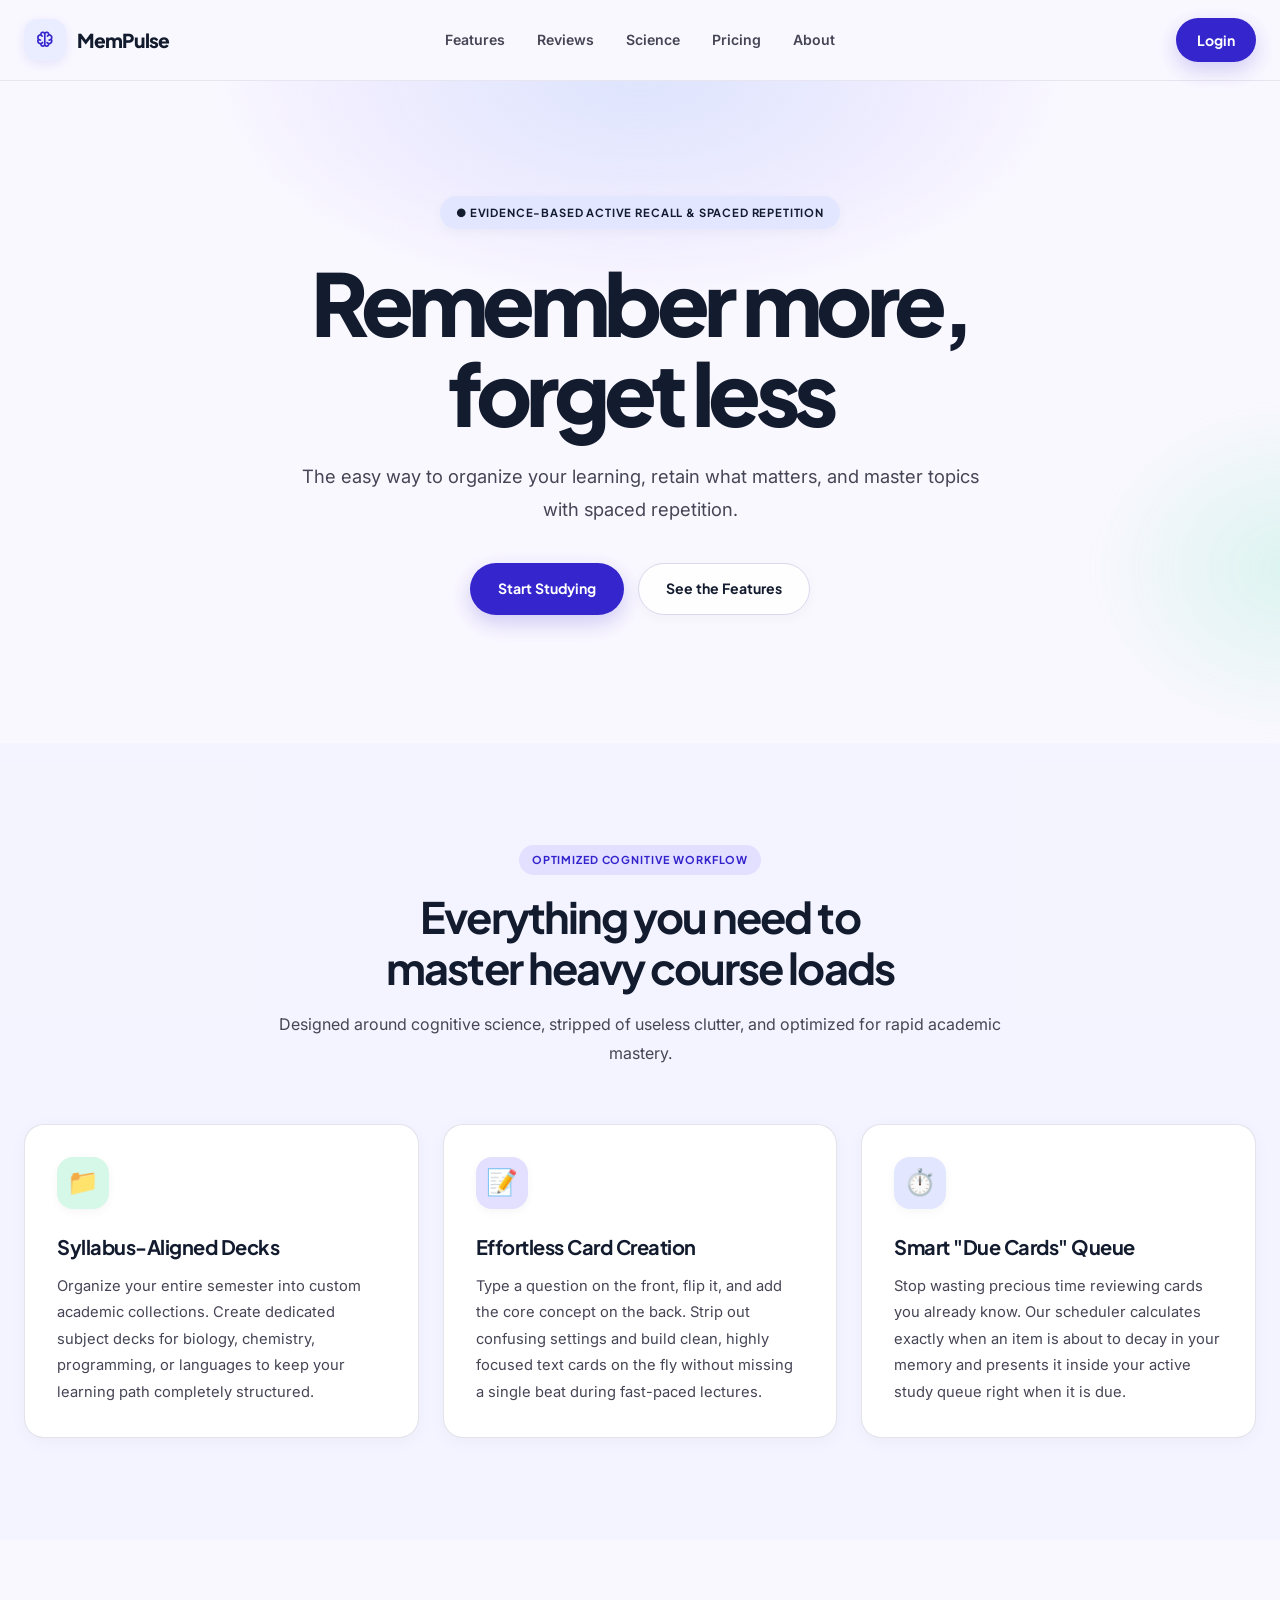
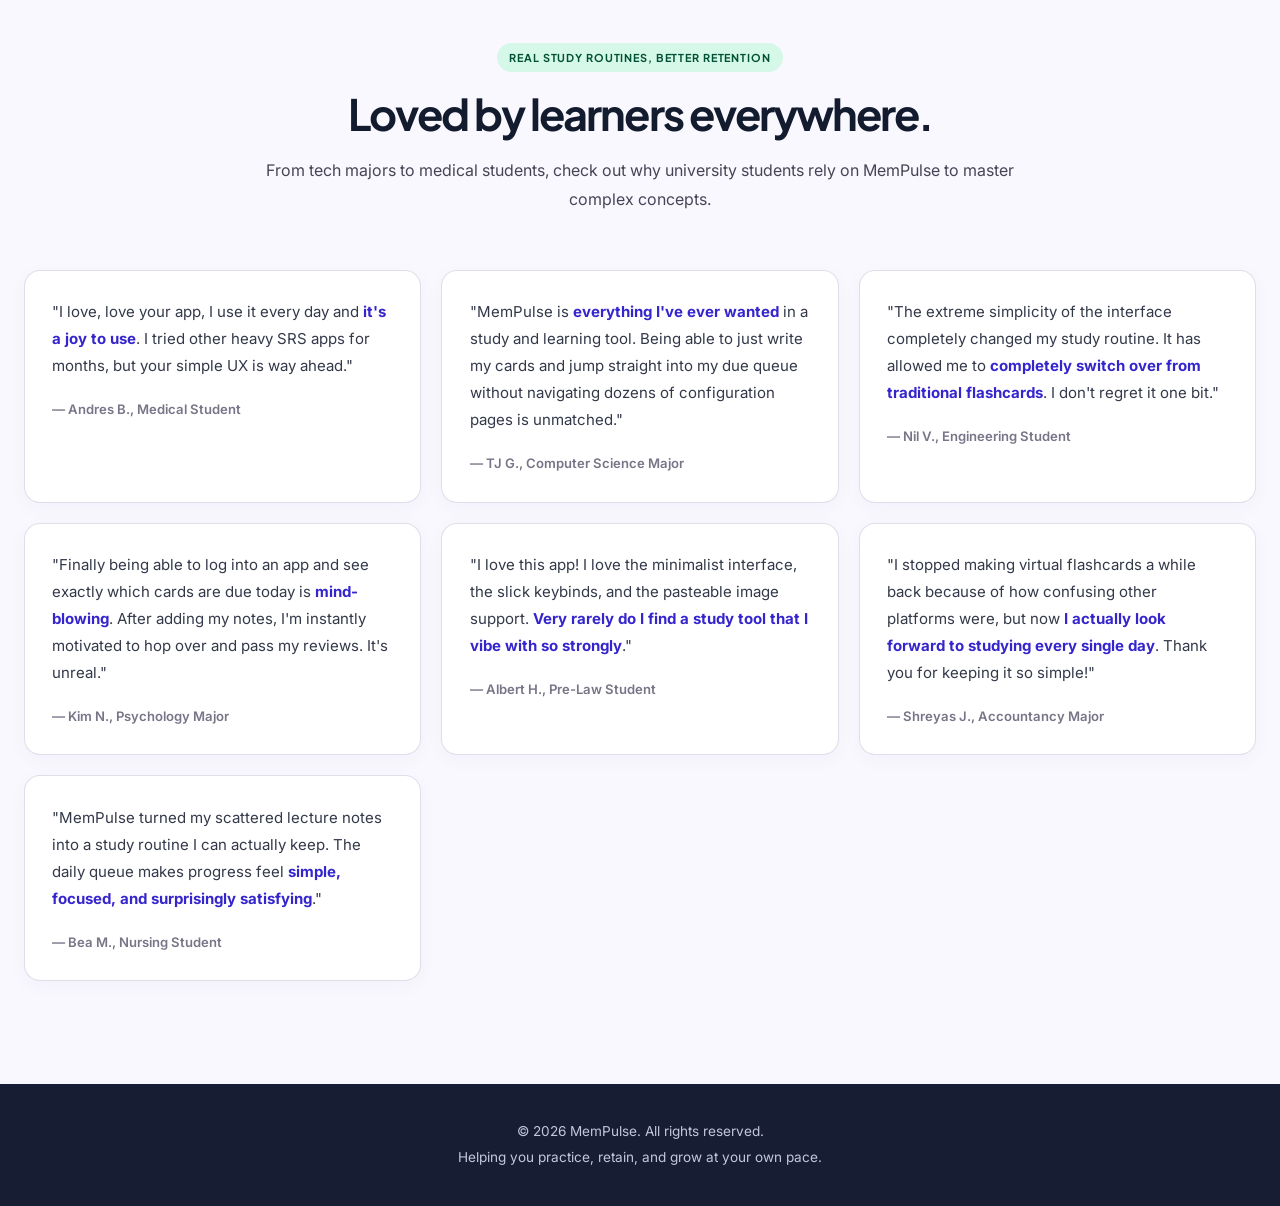
<file: index.html>
<!DOCTYPE html>
<html lang="en">
<head>
    <meta charset="UTF-8">
    <meta name="viewport" content="width=device-width, initial-scale=1.0">
    <meta http-equiv="refresh" content="0; url=landing-page/">
    <title>MemPulse</title>
    <link rel="canonical" href="landing-page/">
</head>
<body>
    <p>Redirecting to <a href="landing-page/">MemPulse</a>...</p>
</body>
</html>
</file>
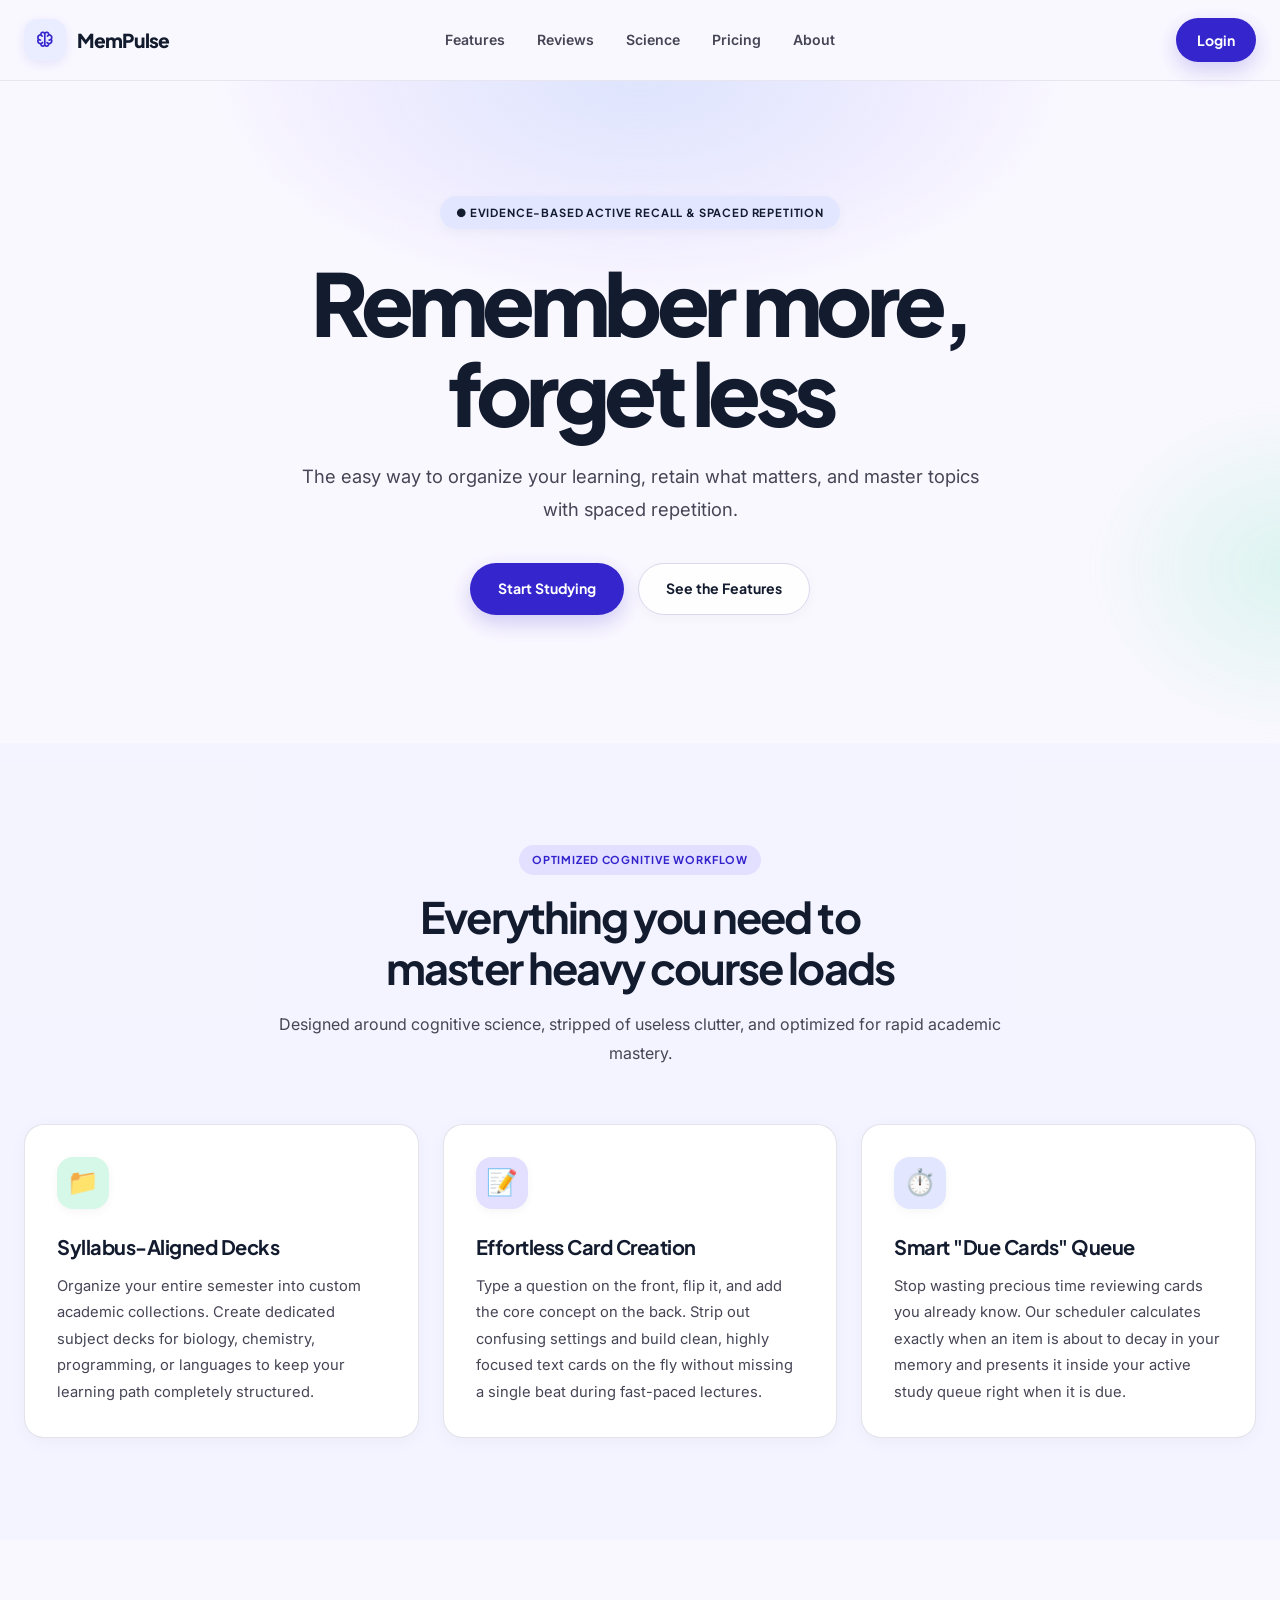
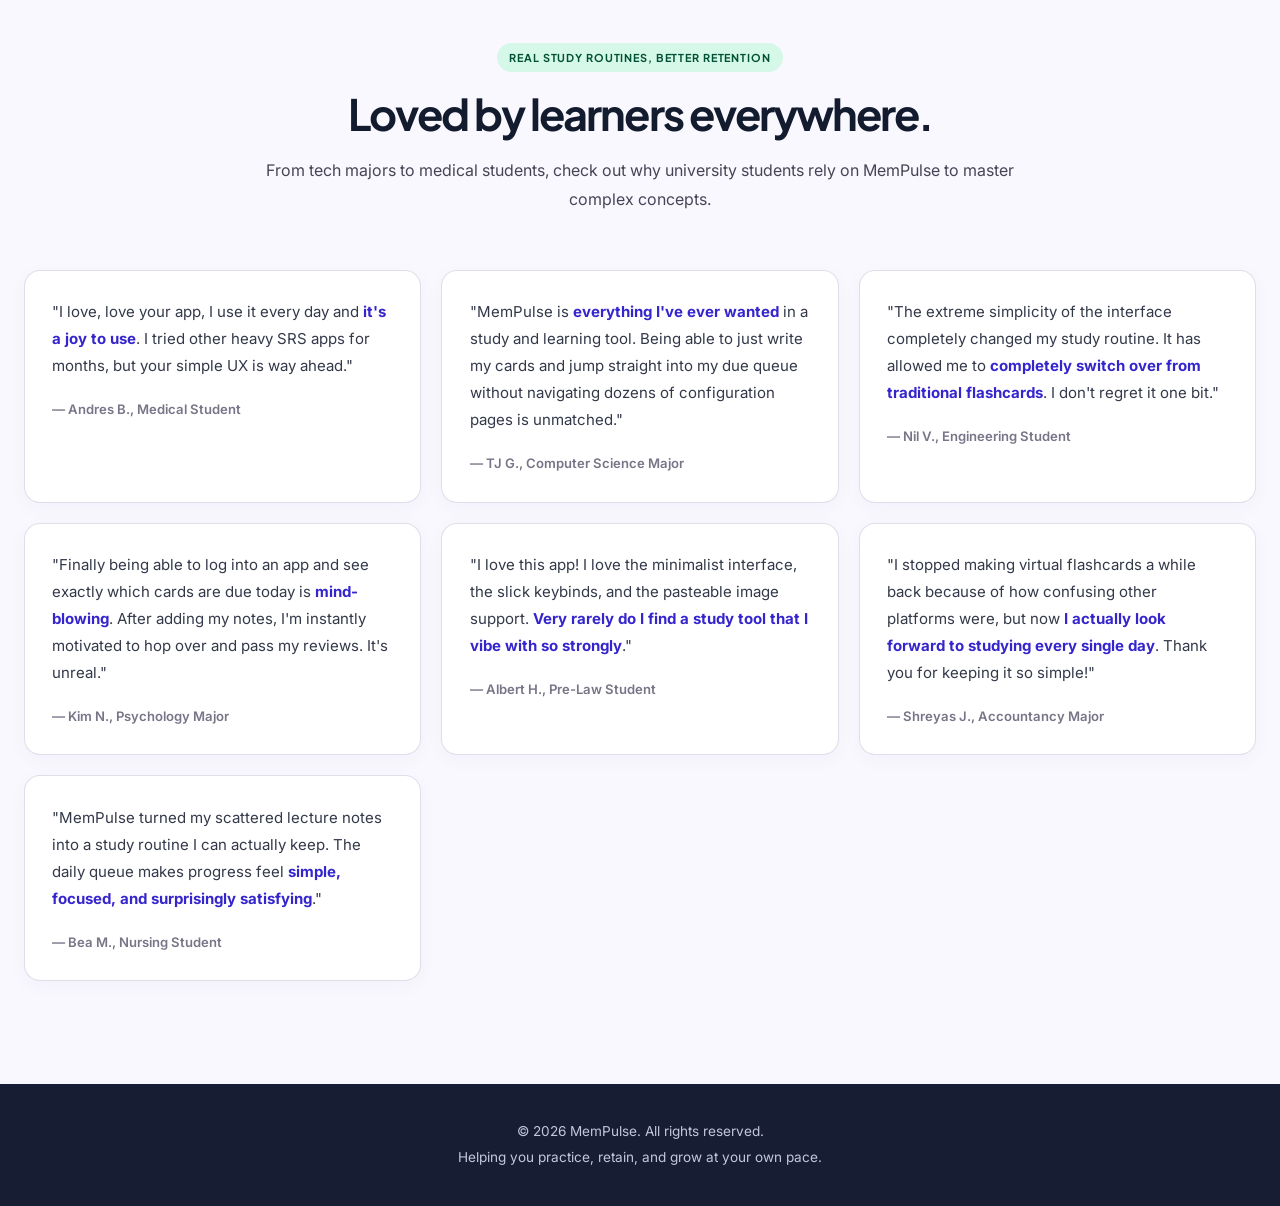
<file: landing-page/index.html>
<!DOCTYPE html>
<html lang="en-PH" class="scroll-smooth">

<head>
    <meta charset="UTF-8">
    <meta name="viewport" content="width=device-width, initial-scale=1.0">
    <title>MemPulse | Ace Your Exams with Spaced Repetition Flashcards</title>
    <script src="app-links.js" defer></script>

    <!-- Student-focused SEO metadata -->
    <meta name="title" content="MemPulse | Ace Your Exams with Spaced Repetition Flashcards">
    <meta name="description" content="Stop cramming and start retaining. MemPulse helps university students crush heavy course loads using organized decks, effortless card creation, and smart active recall reviewing.">
    <meta name="keywords" content="MemPulse, flashcards app, study tools for college, active recall, spaced repetition, study decks, university exam prep, study app">
    <meta name="author" content="MemPulse Team">
    <meta name="robots" content="index, follow">

    <!-- Open Graph metadata -->
    <meta property="og:type" content="website">
    <meta property="og:url" content="https://example.com">
    <meta property="og:title" content="MemPulse | Ace Your Exams with Spaced Repetition Flashcards">
    <meta property="og:description" content="The ultimate flashcard tool built for university students. Organize subjects, create cards quickly, and study only what is due today.">
    <meta property="og:image" content="https://example.com/assets/og-student-preview.png">

    <!-- Fonts and icon set used by the visual reference -->
    <link rel="preconnect" href="https://fonts.googleapis.com">
    <link rel="preconnect" href="https://fonts.gstatic.com" crossorigin>
    <link href="https://fonts.googleapis.com/css2?family=Inter:wght@400;500;600;700&family=Plus+Jakarta+Sans:wght@600;700;800&display=swap" rel="stylesheet">
    <link href="https://fonts.googleapis.com/css2?family=Material+Symbols+Outlined:wght,FILL@100..700,0..1&display=swap" rel="stylesheet">

    <!-- Styling is intentionally embedded here so index.html is self-contained. -->
    <style>
        :root {
            color-scheme: light;
            --surface: #faf8ff;
            --surface-low: #f2f3ff;
            --surface-card: #ffffff;
            --surface-container: #eaedff;
            --surface-high: #e2e7ff;
            --surface-highest: #dae2fd;
            --ink: #131b2e;
            --muted: #464555;
            --muted-soft: #777587;
            --primary: #3525cd;
            --primary-deep: #1e00a9;
            --secondary: #4b41e1;
            --secondary-fixed: #e2dfff;
            --mint: #4edea3;
            --mint-pale: #d6f8e9;
            --error-pale: #ffdad6;
            --radius-lg: 1rem;
            --radius-xl: 1.25rem;
            --shadow-soft: 0 8px 30px rgba(53, 37, 205, .07);
            --shadow-card: 0 20px 50px rgba(53, 37, 205, .10);
        }

        *,
        *::before,
        *::after {
            box-sizing: border-box;
        }

        html {
            scroll-behavior: smooth;
            scroll-padding-top: 6rem;
        }

        body {
            margin: 0;
            background: var(--surface);
            color: var(--ink);
            font-family: "Inter", sans-serif;
            font-size: 1rem;
            line-height: 1.6;
            -webkit-font-smoothing: antialiased;
        }

        body::selection {
            background: var(--surface-highest);
            color: var(--primary-deep);
        }

        a {
            color: inherit;
            text-decoration: none;
        }

        img,
        svg {
            max-width: 100%;
        }

        button,
        a {
            -webkit-tap-highlight-color: transparent;
        }

        .material-symbols-outlined {
            font-family: "Material Symbols Outlined";
            font-weight: normal;
            font-style: normal;
            font-size: 24px;
            line-height: 1;
            letter-spacing: normal;
            text-transform: none;
            display: inline-block;
            white-space: nowrap;
            word-wrap: normal;
            direction: ltr;
            font-feature-settings: "liga";
            -webkit-font-feature-settings: "liga";
            -webkit-font-smoothing: antialiased;
        }

        /* Header */
        .app-header {
            position: sticky;
            top: 0;
            z-index: 20;
            background: rgba(250, 248, 255, .86);
            border-bottom: 1px solid rgba(199, 196, 216, .38);
            backdrop-filter: blur(18px);
            -webkit-backdrop-filter: blur(18px);
        }

        .header-container {
            width: min(100% - 3rem, 80rem);
            min-height: 5rem;
            margin: 0 auto;
            display: grid;
            grid-template-columns: 1fr auto 1fr;
            align-items: center;
            gap: 1.5rem;
        }

        .logo-link {
            display: inline-flex;
            align-items: center;
            gap: .7rem;
            font-family: "Plus Jakarta Sans", sans-serif;
            font-weight: 800;
            font-size: 1.2rem;
            letter-spacing: -.04em;
            white-space: nowrap;
        }

        .logo-icon {
            display: grid;
            width: 2.6rem;
            height: 2.6rem;
            place-items: center;
            border-radius: .85rem;
            background: var(--surface-container);
            box-shadow: 0 3px 12px rgba(53, 37, 205, .10);
            font-size: 1.35rem;
            color: rgb(53, 37, 205);
        }

        .logo-link {
            justify-self: start;
        }

        .main-nav {
            justify-self: center;
        }

        .nav-links {
            display: flex;
            align-items: center;
            gap: 2rem;
            margin: 0;
            padding: 0;
            list-style: none;
        }

        .nav-links a {
            color: var(--muted);
            font-size: .88rem;
            font-weight: 600;
            transition: color .2s ease;
        }

        .nav-links a:hover,
        .nav-links a:focus-visible {
            color: var(--primary);
        }

        .header-actions {
            display: flex;
            align-items: center;
            justify-content: flex-end;
            justify-self: end;
            gap: .8rem;
        }

        .btn {
            min-height: 2.75rem;
            display: inline-flex;
            align-items: center;
            justify-content: center;
            gap: .5rem;
            border: 1px solid transparent;
            border-radius: 999px;
            padding: .7rem 1.25rem;
            font: 700 .88rem/1.2 "Plus Jakarta Sans", sans-serif;
            transition: transform .2s ease, background .2s ease, box-shadow .2s ease, border-color .2s ease;
            cursor: pointer;
        }

        .btn:hover {
            transform: translateY(-2px);
        }

        .btn-primary,
        .btn-filled {
            background: var(--primary);
            color: #fff;
            box-shadow: 0 8px 22px rgba(53, 37, 205, .22);
        }

        .btn-primary:hover,
        .btn-filled:hover {
            background: var(--secondary);
            box-shadow: 0 12px 26px rgba(75, 65, 225, .28);
        }

        .btn-outlined {
            color: var(--ink);
            background: rgba(255, 255, 255, .82);
            border-color: #d9d9ed;
            box-shadow: 0 3px 12px rgba(19, 27, 46, .04);
        }

        .btn-outlined:hover {
            background: var(--surface-low);
            border-color: #c7c4d8;
        }

        /* Hero */
        main {
            overflow: hidden;
        }

        .hero-section {
            position: relative;
            isolation: isolate;
            overflow: hidden;
            padding: clamp(5rem, 9vw, 8rem) 1.5rem clamp(6rem, 10vw, 9rem);
            text-align: center;
        }

        .hero-section::before,
        .hero-section::after {
            content: "";
            position: absolute;
            z-index: -1;
            pointer-events: none;
            border-radius: 50%;
            filter: blur(2px);
        }

        .hero-section::before {
            width: min(76vw, 850px);
            height: 450px;
            top: -230px;
            left: 50%;
            transform: translateX(-50%);
            background: radial-gradient(ellipse, rgba(218, 226, 253, .92) 0%, rgba(226, 223, 255, .45) 45%, transparent 72%);
        }

        .hero-section::after {
            width: 420px;
            height: 350px;
            right: -220px;
            bottom: 0;
            background: radial-gradient(ellipse, rgba(78, 222, 163, .17), transparent 70%);
        }

        .hero-container {
            width: min(100%, 72rem);
            margin: 0 auto;
        }

        .hero-container::before {
            content: "●  EVIDENCE-BASED ACTIVE RECALL & SPACED REPETITION";
            display: inline-flex;
            align-items: center;
            margin-bottom: 1.7rem;
            padding: .55rem 1rem;
            border-radius: 999px;
            background: var(--surface-high);
            color: var(--ink);
            font: 700 .7rem/1.4 "Plus Jakarta Sans", sans-serif;
            letter-spacing: .075em;
            box-shadow: 0 3px 12px rgba(19, 27, 46, .04);
        }

        .hero-container h1 {
            max-width: 900px;
            margin: 0 auto 1.5rem;
            font: 800 clamp(3rem, 7.5vw, 5.4rem)/1.04 "Plus Jakarta Sans", sans-serif;
            letter-spacing: -.065em;
        }

        .hero-container h1 br {
            display: block;
        }

        .hero-container h1 {
            text-wrap: balance;
        }

        .hero-container h1::first-line {
            color: var(--ink);
        }

        .hero-container>p {
            max-width: 680px;
            margin: 0 auto 2.25rem;
            color: var(--muted);
            font-size: clamp(1rem, 2vw, 1.15rem);
            line-height: 1.8;
        }

        .hero-buttons {
            display: flex;
            justify-content: center;
            align-items: center;
            flex-wrap: wrap;
            gap: .85rem;
        }

        .hero-buttons .btn {
            min-height: 3.25rem;
            padding: .95rem 1.7rem;
        }

        /* Features */
        .features-section,
        .testimonials-section {
            padding: clamp(4.5rem, 8vw, 7rem) 1.5rem;
        }

        .features-section {
            background: rgba(242, 243, 255, .72);
        }

        .section-title-area {
            max-width: 760px;
            margin: 0 auto 3.5rem;
            text-align: center;
        }

        .section-title-area::before {
            content: "OPTIMIZED COGNITIVE WORKFLOW";
            display: inline-block;
            margin-bottom: 1rem;
            padding: .45rem .8rem;
            border-radius: 999px;
            background: var(--secondary-fixed);
            color: #3323cc;
            font: 700 .68rem/1.4 "Plus Jakarta Sans", sans-serif;
            letter-spacing: .08em;
        }

        .section-title-area h2 {
            margin: 0 0 1rem;
            font: 700 clamp(1.9rem, 4vw, 2.7rem)/1.2 "Plus Jakarta Sans", sans-serif;
            letter-spacing: -.045em;
            text-wrap: balance;
        }

        .section-title-area p {
            margin: 0;
            color: var(--muted);
            font-size: 1rem;
            line-height: 1.8;
        }

        .features-container {
            width: min(100%, 80rem);
            margin: 0 auto;
            display: grid;
            grid-template-columns: repeat(3, minmax(0, 1fr));
            gap: 1.5rem;
        }

        .feature-item {
            display: flex;
            flex-direction: column;
            align-items: flex-start;
            min-width: 0;
            padding: 2rem;
            border: 1px solid rgba(199, 196, 216, .48);
            border-radius: var(--radius-xl);
            background: var(--surface-card);
            box-shadow: 0 4px 18px rgba(19, 27, 46, .035);
            transition: transform .25s ease, box-shadow .25s ease, border-color .25s ease;
        }

        .feature-item:hover {
            transform: translateY(-5px);
            border-color: rgba(75, 65, 225, .25);
            box-shadow: var(--shadow-soft);
        }

        .feature-icon {
            display: grid;
            width: 3.25rem;
            height: 3.25rem;
            place-items: center;
            margin-bottom: 1.5rem;
            border-radius: 1rem;
            background: var(--mint-pale);
            box-shadow: 0 3px 10px rgba(19, 27, 46, .04);
            font-size: 1.6rem;
        }

        .feature-item:nth-child(2) .feature-icon {
            background: var(--secondary-fixed);
        }

        .feature-item:nth-child(3) .feature-icon {
            background: var(--surface-high);
        }

        .feature-item h3 {
            margin: 0 0 .8rem;
            font: 700 1.25rem/1.35 "Plus Jakarta Sans", sans-serif;
            letter-spacing: -.025em;
        }

        .feature-item p {
            margin: 0;
            color: var(--muted);
            font-size: .92rem;
            line-height: 1.8;
        }

        /* Testimonials */
        .testimonials-section {
            background: var(--surface);
        }

        .testimonials-section .section-title-area::before {
            content: "REAL STUDY ROUTINES, BETTER RETENTION";
            background: var(--mint-pale);
            color: #005236;
        }

        .testimonials-grid {
            width: min(100%, 80rem);
            margin: 0 auto;
            display: grid;
            grid-template-columns: repeat(3, minmax(0, 1fr));
            gap: 1.25rem;
            align-items: stretch;
        }

        .testimonial-card {
            margin: 0;
            padding: 1.7rem;
            border: 1px solid rgba(199, 196, 216, .55);
            border-radius: var(--radius-lg);
            background: var(--surface-card);
            box-shadow: 0 5px 20px rgba(19, 27, 46, .035);
            transition: transform .2s ease, box-shadow .2s ease;
        }

        .testimonial-card:hover,
        .testimonial-card:focus-visible {
            transform: translateY(-3px);
            box-shadow: var(--shadow-soft);
            outline: none;
        }

        .testimonial-card p {
            margin: 0 0 1.25rem;
            color: #34394a;
            font-size: .94rem;
            line-height: 1.8;
        }

        .testimonial-card strong {
            color: var(--primary);
            font-weight: 700;
        }

        .testimonial-card cite {
            display: block;
            color: var(--muted-soft);
            font-size: .82rem;
            font-style: normal;
            font-weight: 600;
        }

        /* Footer */
        .app-footer {
            padding: 2.2rem 1.5rem;
            background: #171d32;
            color: #e8eaff;
        }

        .footer-container {
            width: min(100%, 80rem);
            margin: 0 auto;
            text-align: center;
        }

        .footer-container p {
            margin: 0;
            color: #c2c7df;
            font-size: .85rem;
            line-height: 1.9;
        }

        :focus-visible {
            outline: 3px solid rgba(75, 65, 225, .55);
            outline-offset: 3px;
        }

        @media (max-width: 900px) {
            .header-container {
                width: min(100% - 2rem, 80rem);
            }

            .nav-links {
                gap: 1.1rem;
            }

            .features-container {
                grid-template-columns: repeat(2, minmax(0, 1fr));
            }

            .testimonials-grid {
                grid-template-columns: repeat(2, minmax(0, 1fr));
            }
        }

        @media (max-width: 640px) {
            .header-container {
                min-height: 4.5rem;
                gap: .8rem;
            }

            .logo-link {
                font-size: 1.05rem;
            }

            .logo-emoji {
                width: 2.3rem;
                height: 2.3rem;
            }


            .btn {
                padding: .65rem 1rem;
                font-size: .8rem;
            }

            .hero-section {
                padding: 4.5rem 1.1rem 5.5rem;
            }

            .hero-container::before {
                max-width: 100%;
                font-size: .56rem;
                letter-spacing: .045em;
            }

            .hero-container h1 {
                font-size: clamp(2.7rem, 12vw, 4rem);
            }

            .hero-container>p {
                font-size: 1rem;
            }

            .hero-buttons {
                flex-direction: column;
            }

            .hero-buttons .btn {
                width: min(100%, 20rem);
            }

            .features-section,
            .testimonials-section {
                padding: 4.2rem 1.1rem;
            }

            .section-title-area {
                margin-bottom: 2.3rem;
            }

            .section-title-area h2 {
                font-size: 1.9rem;
            }

            .features-container,
            .testimonials-grid {
                grid-template-columns: 1fr;
                gap: 1rem;
            }

            .feature-item {
                padding: 1.5rem;
            }

            .testimonial-card {
                padding: 1.4rem;
            }
        }

        @media (prefers-reduced-motion: reduce) {

            *,
            *::before,
            *::after {
                scroll-behavior: auto !important;
                transition-duration: .01ms !important;
                animation-duration: .01ms !important;
            }
        }

        /* Shared header: nav stays centered; on small screens it wraps to its own row (like login.php) */
        .nav-links a[aria-current="page"] {
            color: var(--primary);
        }

        @media (max-width: 768px) {
            html {
                scroll-padding-top: 8rem;
            }

            .header-container {
                grid-template-columns: 1fr auto;
                row-gap: .5rem;
                min-height: 0;
                padding: .75rem 0;
            }

            .main-nav {
                grid-column: 1 / -1;
                grid-row: 2;
            }
        }

        @media (max-width: 400px) {
            .nav-links {
                gap: .85rem;
            }

            .nav-links a {
                font-size: .82rem;
            }
        }
    </style>
</head>

<body>
    <!-- Global App Header Navigation -->
    <header class="app-header">
        <div class="header-container">
            <a href="#" class="logo-link" aria-label="MemPulse home">
                <span class="material-symbols-outlined logo-icon" aria-hidden="true">neurology</span>
                <span>MemPulse</span>
            </a>

            <nav class="main-nav" aria-label="Main navigation">
                <ul class="nav-links">
                    <li><a href="#features">Features</a></li>
                    <li><a href="#testimonials">Reviews</a></li>
                    <li><a href="science.html">Science</a></li>
                    <li><a href="pricing.html">Pricing</a></li>
                    <li><a href="about.html">About</a></li>
                </ul>
            </nav>

            <div class="header-actions">
                <a href="../authentication/login.php" class="btn btn-primary">Login</a>
            </div>
        </div>
    </header>

    <main>
        <!-- Hero Section -->
        <section class="hero-section">
            <div class="hero-container">
                <h1>Remember more,<br>forget less</h1>
                <p>The easy way to organize your learning, retain what matters, and master topics with spaced repetition.</p>
                <div class="hero-buttons">
                    <a href="../authentication/login.php" class="btn btn-filled">Start Studying</a>
                    <a href="#features" class="btn btn-outlined">See the Features</a>
                </div>
            </div>
        </section>

        <!-- Core Feature Pillars -->
        <section class="features-section" id="features">
            <div class="section-title-area">
                <h2>Everything you need to master heavy course loads</h2>
                <p>Designed around cognitive science, stripped of useless clutter, and optimized for rapid academic mastery.</p>
            </div>

            <div class="features-container">
                <article class="feature-item">
                    <span class="feature-icon" aria-hidden="true">📁</span>
                    <h3>Syllabus-Aligned Decks</h3>
                    <p>Organize your entire semester into custom academic collections. Create dedicated subject decks for biology, chemistry, programming, or languages to keep your learning path completely structured.</p>
                </article>

                <article class="feature-item">
                    <span class="feature-icon" aria-hidden="true">📝</span>
                    <h3>Effortless Card Creation</h3>
                    <p>Type a question on the front, flip it, and add the core concept on the back. Strip out confusing settings and build clean, highly focused text cards on the fly without missing a single beat during fast-paced lectures.</p>
                </article>

                <article class="feature-item">
                    <span class="feature-icon" aria-hidden="true">⏱️</span>
                    <h3>Smart "Due Cards" Queue</h3>
                    <p>Stop wasting precious time reviewing cards you already know. Our scheduler calculates exactly when an item is about to decay in your memory and presents it inside your active study queue right when it is due.</p>
                </article>
            </div>
        </section>

        <!-- Testimonials -->
        <section class="testimonials-section" id="testimonials">
            <div class="section-title-area">
                <h2>Loved by learners everywhere.</h2>
                <p>From tech majors to medical students, check out why university students rely on MemPulse to master complex concepts.</p>
            </div>

            <div class="testimonials-grid">
                <blockquote class="testimonial-card" tabindex="0">
                    <p>"I love, love your app, I use it every day and <strong>it's a joy to use</strong>. I tried other heavy SRS apps for months, but your simple UX is way ahead."</p>
                    <cite>— Andres B., Medical Student</cite>
                </blockquote>

                <blockquote class="testimonial-card" tabindex="0">
                    <p>"MemPulse is <strong>everything I've ever wanted</strong> in a study and learning tool. Being able to just write my cards and jump straight into my due queue without navigating dozens of configuration pages is unmatched."</p>
                    <cite>— TJ G., Computer Science Major</cite>
                </blockquote>

                <blockquote class="testimonial-card" tabindex="0">
                    <p>"The extreme simplicity of the interface completely changed my study routine. It has allowed me to <strong>completely switch over from traditional flashcards</strong>. I don't regret it one bit."</p>
                    <cite>— Nil V., Engineering Student</cite>
                </blockquote>

                <blockquote class="testimonial-card" tabindex="0">
                    <p>"Finally being able to log into an app and see exactly which cards are due today is <strong>mind-blowing</strong>. After adding my notes, I'm instantly motivated to hop over and pass my reviews. It's unreal."</p>
                    <cite>— Kim N., Psychology Major</cite>
                </blockquote>

                <blockquote class="testimonial-card" tabindex="0">
                    <p>"I love this app! I love the minimalist interface, the slick keybinds, and the pasteable image support. <strong>Very rarely do I find a study tool that I vibe with so strongly</strong>."</p>
                    <cite>— Albert H., Pre-Law Student</cite>
                </blockquote>

                <blockquote class="testimonial-card" tabindex="0">
                    <p>"I stopped making virtual flashcards a while back because of how confusing other platforms were, but now <strong>I actually look forward to studying every single day</strong>. Thank you for keeping it so simple!"</p>
                    <cite>— Shreyas J., Accountancy Major</cite>
                </blockquote>

                <blockquote class="testimonial-card" tabindex="0">
                    <p>"MemPulse turned my scattered lecture notes into a study routine I can actually keep. The daily queue makes progress feel <strong>simple, focused, and surprisingly satisfying</strong>."</p>
                    <cite>— Bea M., Nursing Student</cite>
                </blockquote>
            </div>
        </section>
    </main>

    <footer class="app-footer">
        <div class="footer-container">
            <p>&copy; 2026 MemPulse. All rights reserved.<br>Helping you practice, retain, and grow at your own pace.</p>
        </div>
    </footer>
</body>

</html>
</file>
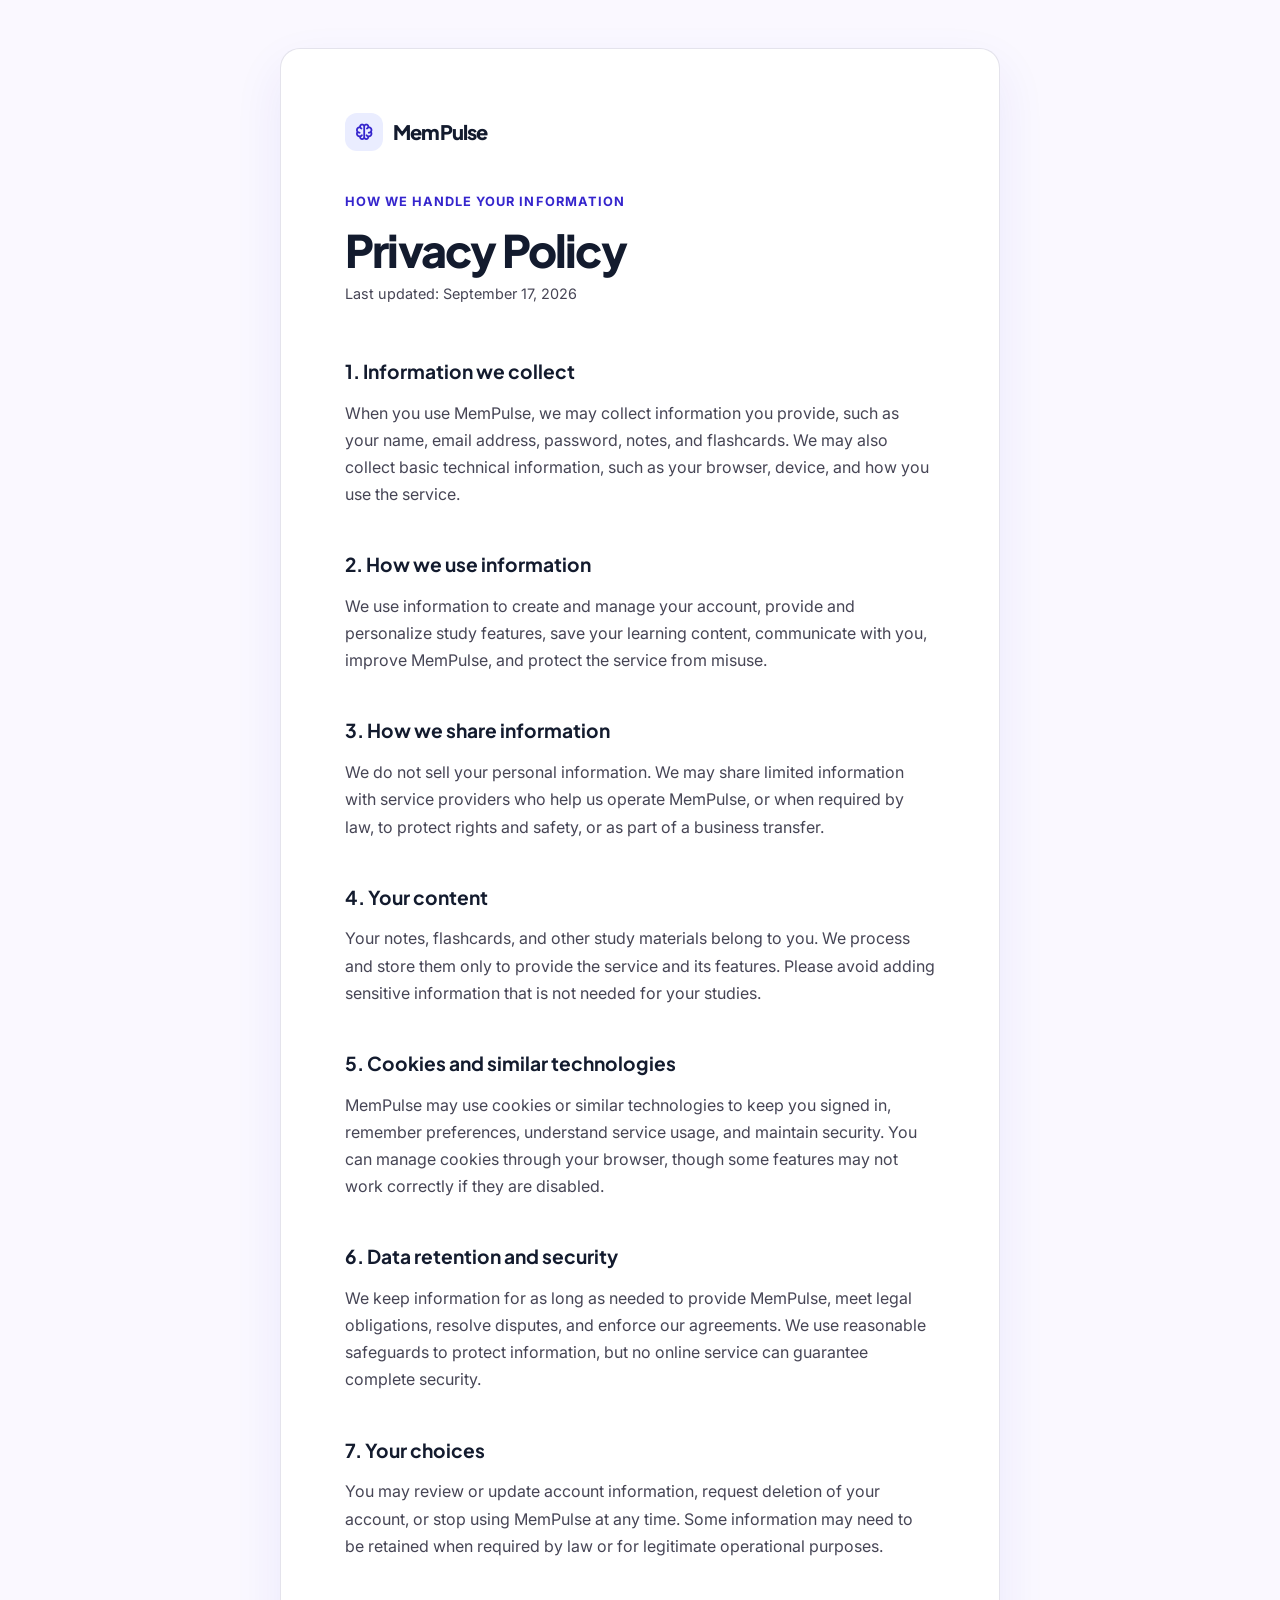
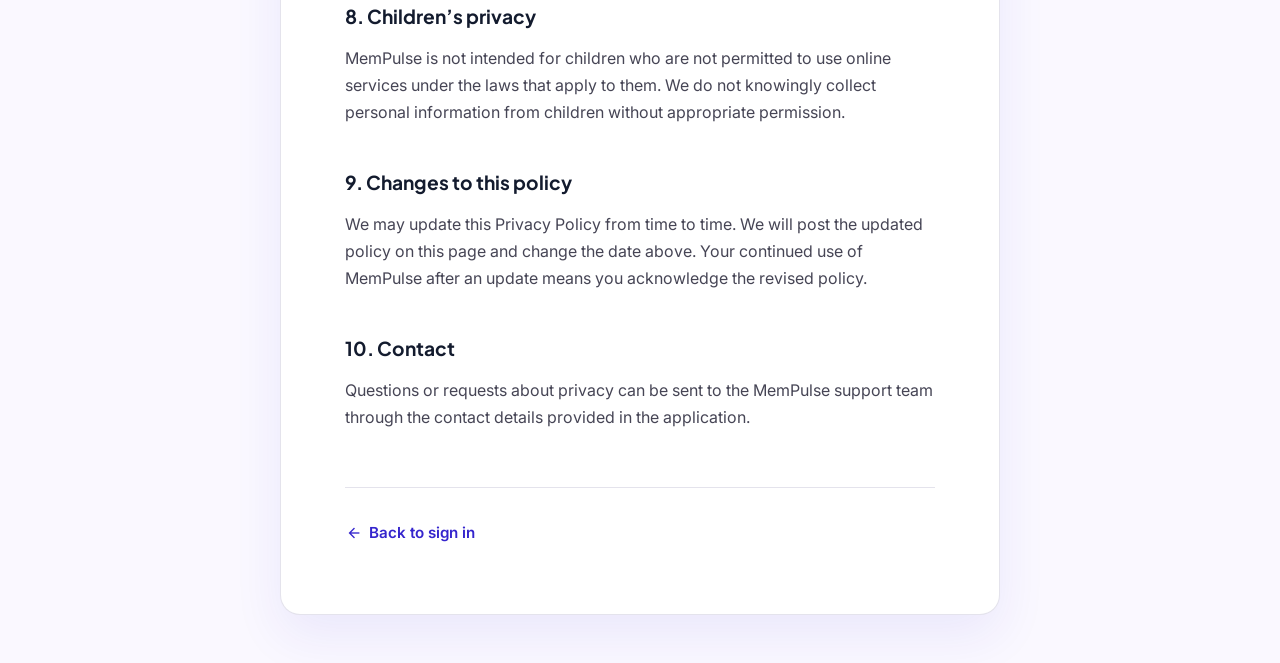
<file: authentication/privacy-policy.html>
<!DOCTYPE html>
<html lang="en">

<head>
    <meta charset="UTF-8">
    <meta name="viewport" content="width=device-width, initial-scale=1.0">
    <meta name="description" content="The privacy policy for using MemPulse.">
    <title>MemPulse | Privacy Policy</title>

    <link rel="preconnect" href="https://fonts.googleapis.com">
    <link rel="preconnect" href="https://fonts.gstatic.com" crossorigin>
    <link href="https://fonts.googleapis.com/css2?family=Inter:wght@400;500;600;700&family=Plus+Jakarta+Sans:wght@600;700;800&display=swap" rel="stylesheet">
    <link href="https://fonts.googleapis.com/css2?family=Material+Symbols+Outlined:wght,FILL@100..700,0..1&display=swap" rel="stylesheet">

    <style>
        :root {
            color-scheme: light;
            --surface: #faf8ff;
            --surface-card: #ffffff;
            --surface-container: #eaedff;
            --ink: #131b2e;
            --muted: #464555;
            --primary: #3525cd;
            --primary-deep: #1e00a9;
            --radius-xl: 1.25rem;
            --shadow-card: 0 20px 50px rgba(53, 37, 205, .08);
            --line: rgba(199, 196, 216, .48);
        }

        *,
        *::before,
        *::after {
            box-sizing: border-box;
        }

        body {
            margin: 0;
            background: var(--surface);
            color: var(--ink);
            font-family: "Inter", sans-serif;
            font-size: 1rem;
            line-height: 1.7;
            -webkit-font-smoothing: antialiased;
            padding: 3rem 1.5rem;
        }

        .material-symbols-outlined {
            font-family: "Material Symbols Outlined";
            font-weight: normal;
            font-style: normal;
            font-size: 24px;
            line-height: 1;
            letter-spacing: normal;
            text-transform: none;
            display: inline-block;
            white-space: nowrap;
            word-wrap: normal;
            direction: ltr;
            font-feature-settings: "liga";
            -webkit-font-feature-settings: "liga";
            -webkit-font-smoothing: antialiased;
        }

        .document-container {
            width: 100%;
            max-width: 720px;
            margin: 0 auto;
            background: var(--surface-card);
            border-radius: var(--radius-xl);
            box-shadow: var(--shadow-card);
            border: 1px solid var(--line);
            padding: clamp(2rem, 5vw, 4rem);
        }

        .brand-link {
            display: inline-flex;
            align-items: center;
            gap: 0.6rem;
            text-decoration: none;
            color: var(--ink);
            font-family: "Plus Jakarta Sans", sans-serif;
            font-weight: 800;
            font-size: 1.25rem;
            letter-spacing: -.04em;
            margin-bottom: 2.5rem;
        }

        .logo-icon {
            display: grid;
            width: 2.4rem;
            height: 2.4rem;
            place-items: center;
            border-radius: 0.75rem;
            background: var(--surface-container);
            color: rgb(53, 37, 205);
            font-size: 1.4rem;
        }

        .document-header {
            margin-bottom: 3rem;
        }

        .eyebrow {
            color: var(--primary);
            font-size: 0.8rem;
            font-weight: 700;
            letter-spacing: 0.08em;
            text-transform: uppercase;
            margin: 0 0 0.75rem 0;
        }

        .document-header h1 {
            margin: 0 0 0.5rem 0;
            font-family: "Plus Jakarta Sans", sans-serif;
            font-weight: 800;
            font-size: clamp(2rem, 4vw, 2.8rem);
            letter-spacing: -.04em;
            line-height: 1.1;
        }

        .last-updated {
            color: var(--muted);
            font-size: 0.9rem;
            margin: 0;
        }

        .document-content section {
            margin-bottom: 2.5rem;
        }

        .document-content h2 {
            font-family: "Plus Jakarta Sans", sans-serif;
            font-weight: 700;
            font-size: 1.2rem;
            color: var(--ink);
            margin: 0 0 0.75rem 0;
        }

        .document-content p {
            color: var(--muted);
            margin: 0 0 1rem 0;
        }

        .document-content a {
            color: var(--primary);
            text-decoration: none;
            font-weight: 500;
        }

        .document-content a:hover {
            text-decoration: underline;
        }

        .back-link {
            display: inline-flex;
            align-items: center;
            gap: 0.4rem;
            color: var(--primary);
            text-decoration: none;
            font-weight: 600;
            font-size: 0.95rem;
            margin-top: 1rem;
            padding-top: 2rem;
            border-top: 1px solid var(--line);
            width: 100%;
        }

        .back-link:hover {
            text-decoration: underline;
        }
    </style>
</head>

<body>
    <main class="document-container">
        <a href="login.php" class="brand-link" aria-label="MemPulse home">
            <span class="material-symbols-outlined logo-icon" aria-hidden="true">neurology</span>
            <span>MemPulse</span>
        </a>

        <header class="document-header">
            <p class="eyebrow">How we handle your information</p>
            <h1>Privacy Policy</h1>
            <p class="last-updated">Last updated: September 17, 2026</p>
        </header>

        <article class="document-content">
            <section>
                <h2>1. Information we collect</h2>
                <p>When you use MemPulse, we may collect information you provide, such as your name, email address, password, notes, and flashcards. We may also collect basic technical information, such as your browser, device, and how you use the service.</p>
            </section>

            <section>
                <h2>2. How we use information</h2>
                <p>We use information to create and manage your account, provide and personalize study features, save your learning content, communicate with you, improve MemPulse, and protect the service from misuse.</p>
            </section>

            <section>
                <h2>3. How we share information</h2>
                <p>We do not sell your personal information. We may share limited information with service providers who help us operate MemPulse, or when required by law, to protect rights and safety, or as part of a business transfer.</p>
            </section>

            <section>
                <h2>4. Your content</h2>
                <p>Your notes, flashcards, and other study materials belong to you. We process and store them only to provide the service and its features. Please avoid adding sensitive information that is not needed for your studies.</p>
            </section>

            <section>
                <h2>5. Cookies and similar technologies</h2>
                <p>MemPulse may use cookies or similar technologies to keep you signed in, remember preferences, understand service usage, and maintain security. You can manage cookies through your browser, though some features may not work correctly if they are disabled.</p>
            </section>

            <section>
                <h2>6. Data retention and security</h2>
                <p>We keep information for as long as needed to provide MemPulse, meet legal obligations, resolve disputes, and enforce our agreements. We use reasonable safeguards to protect information, but no online service can guarantee complete security.</p>
            </section>

            <section>
                <h2>7. Your choices</h2>
                <p>You may review or update account information, request deletion of your account, or stop using MemPulse at any time. Some information may need to be retained when required by law or for legitimate operational purposes.</p>
            </section>

            <section>
                <h2>8. Children’s privacy</h2>
                <p>MemPulse is not intended for children who are not permitted to use online services under the laws that apply to them. We do not knowingly collect personal information from children without appropriate permission.</p>
            </section>

            <section>
                <h2>9. Changes to this policy</h2>
                <p>We may update this Privacy Policy from time to time. We will post the updated policy on this page and change the date above. Your continued use of MemPulse after an update means you acknowledge the revised policy.</p>
            </section>

            <section>
                <h2>10. Contact</h2>
                <p>Questions or requests about privacy can be sent to the MemPulse support team through the contact details provided in the application.</p>
            </section>
        </article>

        <a href="login.php" class="back-link">
            <span class="material-symbols-outlined" style="font-size: 18px;">arrow_back</span>
            Back to sign in
        </a>
    </main>
</body>

</html>
</file>
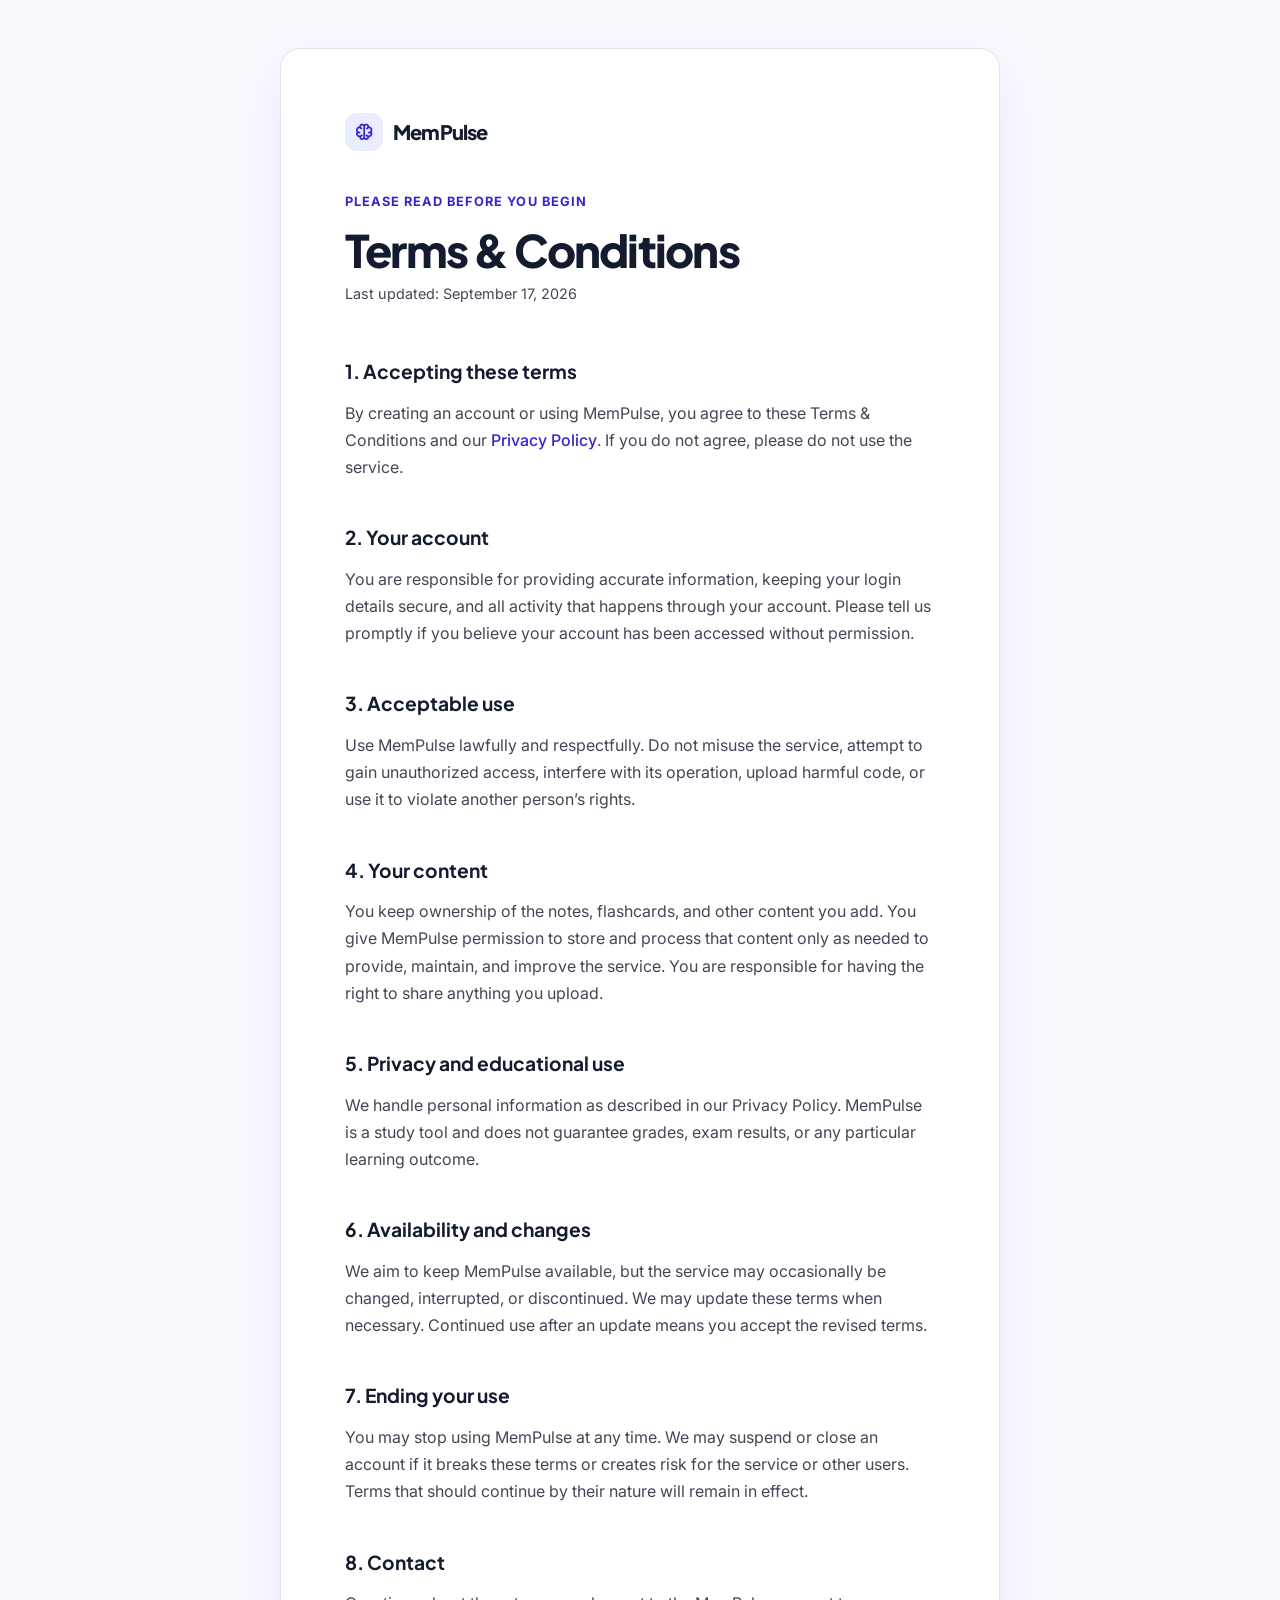
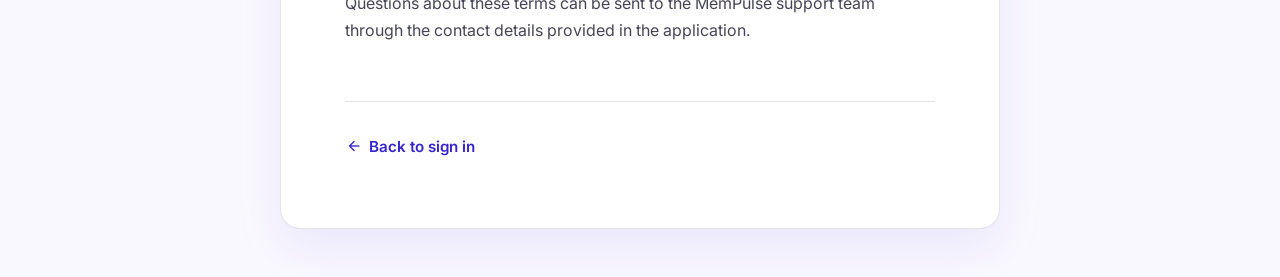
<file: authentication/terms.html>
<!DOCTYPE html>
<html lang="en">

<head>
    <meta charset="UTF-8">
    <meta name="viewport" content="width=device-width, initial-scale=1.0">
    <meta name="description" content="The terms and conditions for using MemPulse.">
    <title>MemPulse | Terms &amp; Conditions</title>

    <link rel="preconnect" href="https://fonts.googleapis.com">
    <link rel="preconnect" href="https://fonts.gstatic.com" crossorigin>
    <link href="https://fonts.googleapis.com/css2?family=Inter:wght@400;500;600;700&family=Plus+Jakarta+Sans:wght@600;700;800&display=swap" rel="stylesheet">
    <link href="https://fonts.googleapis.com/css2?family=Material+Symbols+Outlined:wght,FILL@100..700,0..1&display=swap" rel="stylesheet">

    <style>
        :root {
            color-scheme: light;
            --surface: #faf8ff;
            --surface-card: #ffffff;
            --surface-container: #eaedff;
            --ink: #131b2e;
            --muted: #464555;
            --primary: #3525cd;
            --primary-deep: #1e00a9;
            --radius-xl: 1.25rem;
            --shadow-card: 0 20px 50px rgba(53, 37, 205, .08);
            --line: rgba(199, 196, 216, .48);
        }

        *,
        *::before,
        *::after {
            box-sizing: border-box;
        }

        body {
            margin: 0;
            background: var(--surface);
            color: var(--ink);
            font-family: "Inter", sans-serif;
            font-size: 1rem;
            line-height: 1.7;
            -webkit-font-smoothing: antialiased;
            padding: 3rem 1.5rem;
        }

        .material-symbols-outlined {
            font-family: "Material Symbols Outlined";
            font-weight: normal;
            font-style: normal;
            font-size: 24px;
            line-height: 1;
            letter-spacing: normal;
            text-transform: none;
            display: inline-block;
            white-space: nowrap;
            word-wrap: normal;
            direction: ltr;
            font-feature-settings: "liga";
            -webkit-font-feature-settings: "liga";
            -webkit-font-smoothing: antialiased;
        }

        .document-container {
            width: 100%;
            max-width: 720px;
            margin: 0 auto;
            background: var(--surface-card);
            border-radius: var(--radius-xl);
            box-shadow: var(--shadow-card);
            border: 1px solid var(--line);
            padding: clamp(2rem, 5vw, 4rem);
        }

        .brand-link {
            display: inline-flex;
            align-items: center;
            gap: 0.6rem;
            text-decoration: none;
            color: var(--ink);
            font-family: "Plus Jakarta Sans", sans-serif;
            font-weight: 800;
            font-size: 1.25rem;
            letter-spacing: -.04em;
            margin-bottom: 2.5rem;
        }

        .logo-icon {
            display: grid;
            width: 2.4rem;
            height: 2.4rem;
            place-items: center;
            border-radius: 0.75rem;
            background: var(--surface-container);
            color: rgb(53, 37, 205);
            font-size: 1.4rem;
        }

        .document-header {
            margin-bottom: 3rem;
        }

        .eyebrow {
            color: var(--primary);
            font-size: 0.8rem;
            font-weight: 700;
            letter-spacing: 0.08em;
            text-transform: uppercase;
            margin: 0 0 0.75rem 0;
        }

        .document-header h1 {
            margin: 0 0 0.5rem 0;
            font-family: "Plus Jakarta Sans", sans-serif;
            font-weight: 800;
            font-size: clamp(2rem, 4vw, 2.8rem);
            letter-spacing: -.04em;
            line-height: 1.1;
        }

        .last-updated {
            color: var(--muted);
            font-size: 0.9rem;
            margin: 0;
        }

        .document-content section {
            margin-bottom: 2.5rem;
        }

        .document-content h2 {
            font-family: "Plus Jakarta Sans", sans-serif;
            font-weight: 700;
            font-size: 1.2rem;
            color: var(--ink);
            margin: 0 0 0.75rem 0;
        }

        .document-content p {
            color: var(--muted);
            margin: 0 0 1rem 0;
        }

        .document-content a {
            color: var(--primary);
            text-decoration: none;
            font-weight: 500;
        }

        .document-content a:hover {
            text-decoration: underline;
        }

        .back-link {
            display: inline-flex;
            align-items: center;
            gap: 0.4rem;
            color: var(--primary);
            text-decoration: none;
            font-weight: 600;
            font-size: 0.95rem;
            margin-top: 1rem;
            padding-top: 2rem;
            border-top: 1px solid var(--line);
            width: 100%;
        }

        .back-link:hover {
            text-decoration: underline;
        }
    </style>
</head>

<body>
    <main class="document-container">
        <a href="login.php" class="brand-link" aria-label="MemPulse home">
            <span class="material-symbols-outlined logo-icon" aria-hidden="true">neurology</span>
            <span>MemPulse</span>
        </a>

        <header class="document-header">
            <p class="eyebrow">Please read before you begin</p>
            <h1>Terms &amp; Conditions</h1>
            <p class="last-updated">Last updated: September 17, 2026</p>
        </header>

        <article class="document-content">
            <section>
                <h2>1. Accepting these terms</h2>
                <p>By creating an account or using MemPulse, you agree to these Terms &amp; Conditions and our <a href="privacy-policy.html">Privacy Policy</a>. If you do not agree, please do not use the service.</p>
            </section>

            <section>
                <h2>2. Your account</h2>
                <p>You are responsible for providing accurate information, keeping your login details secure, and all activity that happens through your account. Please tell us promptly if you believe your account has been accessed without permission.</p>
            </section>

            <section>
                <h2>3. Acceptable use</h2>
                <p>Use MemPulse lawfully and respectfully. Do not misuse the service, attempt to gain unauthorized access, interfere with its operation, upload harmful code, or use it to violate another person’s rights.</p>
            </section>

            <section>
                <h2>4. Your content</h2>
                <p>You keep ownership of the notes, flashcards, and other content you add. You give MemPulse permission to store and process that content only as needed to provide, maintain, and improve the service. You are responsible for having the right to share anything you upload.</p>
            </section>

            <section>
                <h2>5. Privacy and educational use</h2>
                <p>We handle personal information as described in our Privacy Policy. MemPulse is a study tool and does not guarantee grades, exam results, or any particular learning outcome.</p>
            </section>

            <section>
                <h2>6. Availability and changes</h2>
                <p>We aim to keep MemPulse available, but the service may occasionally be changed, interrupted, or discontinued. We may update these terms when necessary. Continued use after an update means you accept the revised terms.</p>
            </section>

            <section>
                <h2>7. Ending your use</h2>
                <p>You may stop using MemPulse at any time. We may suspend or close an account if it breaks these terms or creates risk for the service or other users. Terms that should continue by their nature will remain in effect.</p>
            </section>

            <section>
                <h2>8. Contact</h2>
                <p>Questions about these terms can be sent to the MemPulse support team through the contact details provided in the application.</p>
            </section>
        </article>

        <a href="login.php#signup" class="back-link">
            <span class="material-symbols-outlined" style="font-size: 18px;">arrow_back</span>
            Back to sign in
        </a>
    </main>
</body>

</html>
</file>
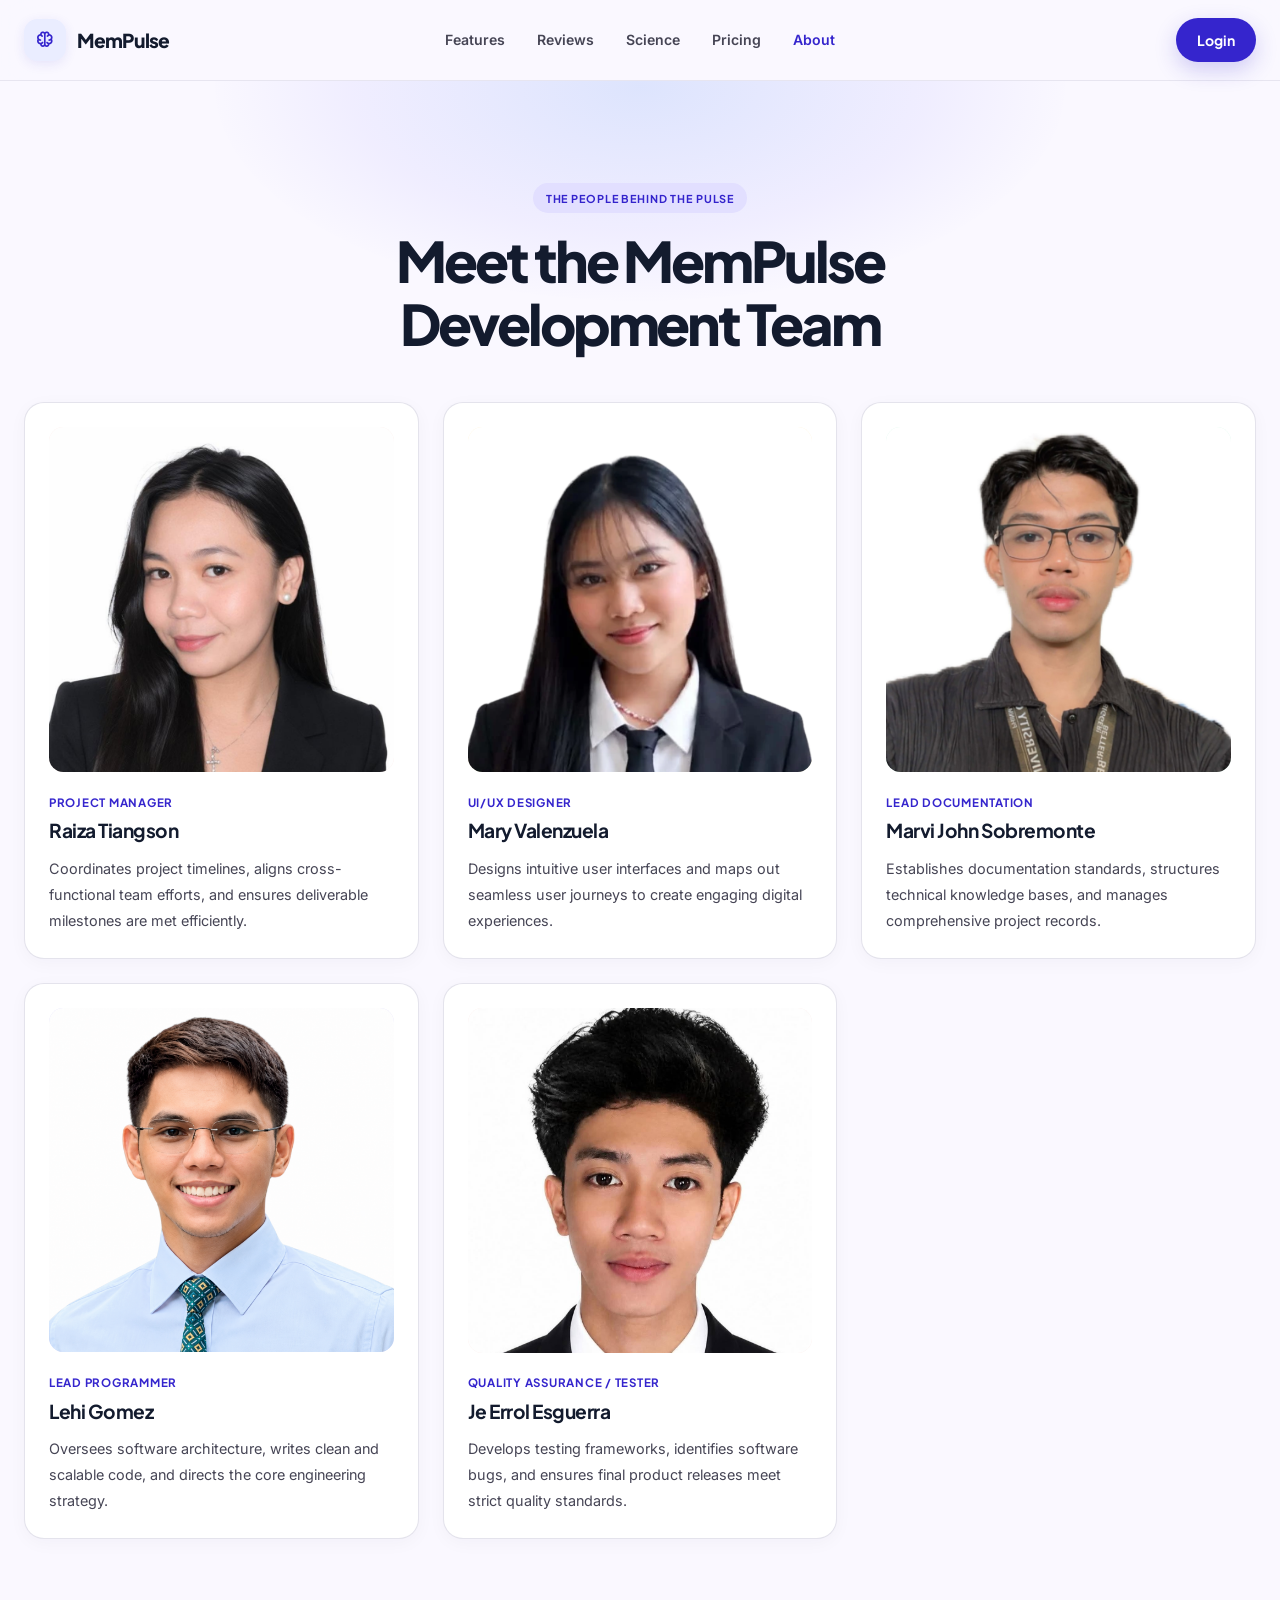
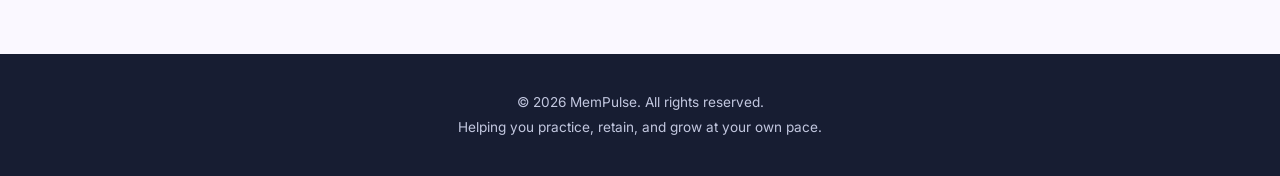
<file: landing-page/about.html>
<!DOCTYPE html>
<html lang="en-PH">

<head>
    <meta charset="UTF-8">
    <meta name="viewport" content="width=device-width, initial-scale=1.0">
    <title>About the MemPulse Development Team</title>
    <script src="app-links.js" defer></script>
    <meta name="description" content="Meet the four-member development team behind MemPulse, a focused spaced-repetition study tool.">
    <link rel="preconnect" href="https://fonts.googleapis.com">
    <link rel="preconnect" href="https://fonts.gstatic.com" crossorigin>
    <link href="https://fonts.googleapis.com/css2?family=Inter:wght@400;500;600;700&family=Plus+Jakarta+Sans:wght@600;700;800&display=swap" rel="stylesheet">
    <link href="https://fonts.googleapis.com/css2?family=Material+Symbols+Outlined:wght,FILL@100..700,0..1&display=swap" rel="stylesheet">
    <style>
        :root {
            color-scheme: light;
            --surface: #faf8ff;
            --surface-low: #f2f3ff;
            --surface-card: #ffffff;
            --surface-container: #eaedff;
            --surface-high: #e2e7ff;
            --surface-highest: #dae2fd;
            --ink: #131b2e;
            --muted: #464555;
            --muted-soft: #777587;
            --primary: #3525cd;
            --primary-deep: #1e00a9;
            --secondary: #4b41e1;
            --secondary-fixed: #e2dfff;
            --mint: #4edea3;
            --mint-pale: #d6f8e9;
            --error-pale: #ffdad6;
            --radius-lg: 1rem;
            --radius-xl: 1.25rem;
            --shadow-soft: 0 8px 30px rgba(53, 37, 205, .07);
            --shadow-card: 0 20px 50px rgba(53, 37, 205, .10);
        }

        *,
        *::before,
        *::after {
            box-sizing: border-box;
        }

        html {
            scroll-behavior: smooth;
            scroll-padding-top: 6rem;
        }

        body {
            margin: 0;
            background: var(--surface);
            color: var(--ink);
            font-family: "Inter", sans-serif;
            font-size: 1rem;
            line-height: 1.6;
            -webkit-font-smoothing: antialiased;
        }

        body::selection {
            background: var(--surface-highest);
            color: var(--primary-deep);
        }

        a {
            color: inherit;
            text-decoration: none;
        }

        img,
        svg {
            max-width: 100%;
        }

        button,
        a {
            -webkit-tap-highlight-color: transparent;
        }

        .material-symbols-outlined {
            font-family: "Material Symbols Outlined";
            font-weight: normal;
            font-style: normal;
            font-size: 24px;
            line-height: 1;
            letter-spacing: normal;
            text-transform: none;
            display: inline-block;
            white-space: nowrap;
            word-wrap: normal;
            direction: ltr;
            font-feature-settings: "liga";
            -webkit-font-feature-settings: "liga";
            -webkit-font-smoothing: antialiased;
        }

        /* Header */
        .app-header {
            position: sticky;
            top: 0;
            z-index: 20;
            background: rgba(250, 248, 255, .86);
            border-bottom: 1px solid rgba(199, 196, 216, .38);
            backdrop-filter: blur(18px);
            -webkit-backdrop-filter: blur(18px);
        }

        .header-container {
            width: min(100% - 3rem, 80rem);
            min-height: 5rem;
            margin: 0 auto;
            display: grid;
            grid-template-columns: 1fr auto 1fr;
            align-items: center;
            gap: 1.5rem;
        }

        .logo-link {
            display: inline-flex;
            align-items: center;
            gap: .7rem;
            font-family: "Plus Jakarta Sans", sans-serif;
            font-weight: 800;
            font-size: 1.2rem;
            letter-spacing: -.04em;
            white-space: nowrap;
        }

        .logo-icon {
            display: grid;
            width: 2.6rem;
            height: 2.6rem;
            place-items: center;
            border-radius: .85rem;
            background: var(--surface-container);
            box-shadow: 0 3px 12px rgba(53, 37, 205, .10);
            font-size: 1.35rem;
            color: rgb(53, 37, 205);
        }

        .logo-icon {
            display: grid;
            width: 2.6rem;
            height: 2.6rem;
            place-items: center;
            border-radius: .85rem;
            background: var(--surface-container);
            box-shadow: 0 3px 12px rgba(53, 37, 205, .10);
            font-size: 1.35rem;
        }

        .logo-link {
            justify-self: start;
        }

        .main-nav {
            justify-self: center;
        }

        .nav-links {
            display: flex;
            align-items: center;
            gap: 2rem;
            margin: 0;
            padding: 0;
            list-style: none;
        }

        .nav-links a {
            color: var(--muted);
            font-size: .88rem;
            font-weight: 600;
            transition: color .2s ease;
        }

        .nav-links a:hover,
        .nav-links a:focus-visible {
            color: var(--primary);
        }

        .header-actions {
            display: flex;
            align-items: center;
            gap: .8rem;
            justify-self: end;
            justify-content: flex-end;
        }

        .btn {
            min-height: 2.75rem;
            display: inline-flex;
            align-items: center;
            justify-content: center;
            gap: .5rem;
            border: 1px solid transparent;
            border-radius: 999px;
            padding: .7rem 1.25rem;
            font: 700 .88rem/1.2 "Plus Jakarta Sans", sans-serif;
            transition: transform .2s ease, background .2s ease, box-shadow .2s ease, border-color .2s ease;
            cursor: pointer;
        }

        .btn:hover {
            transform: translateY(-2px);
        }

        .btn-primary,
        .btn-filled {
            background: var(--primary);
            color: #fff;
            box-shadow: 0 8px 22px rgba(53, 37, 205, .22);
        }

        .btn-primary:hover,
        .btn-filled:hover {
            background: var(--secondary);
            box-shadow: 0 12px 26px rgba(75, 65, 225, .28);
        }

        .btn-outlined {
            color: var(--ink);
            background: rgba(255, 255, 255, .82);
            border-color: #d9d9ed;
            box-shadow: 0 3px 12px rgba(19, 27, 46, .04);
        }

        .btn-outlined:hover {
            background: var(--surface-low);
            border-color: #c7c4d8;
        }

        /* Hero */
        main {
            overflow: hidden;
        }

        .hero-section {
            position: relative;
            isolation: isolate;
            overflow: hidden;
            padding: clamp(5rem, 9vw, 8rem) 1.5rem clamp(6rem, 10vw, 9rem);
            text-align: center;
        }

        .hero-section::before,
        .hero-section::after {
            content: "";
            position: absolute;
            z-index: -1;
            pointer-events: none;
            border-radius: 50%;
            filter: blur(2px);
        }

        .hero-section::before {
            width: min(76vw, 850px);
            height: 450px;
            top: -230px;
            left: 50%;
            transform: translateX(-50%);
            background: radial-gradient(ellipse, rgba(218, 226, 253, .92) 0%, rgba(226, 223, 255, .45) 45%, transparent 72%);
        }

        .hero-section::after {
            width: 420px;
            height: 350px;
            right: -220px;
            bottom: 0;
            background: radial-gradient(ellipse, rgba(78, 222, 163, .17), transparent 70%);
        }

        .hero-container {
            width: min(100%, 72rem);
            margin: 0 auto;
        }

        .hero-container::before {
            content: "●  EVIDENCE-BASED ACTIVE RECALL & SPACED REPETITION";
            display: inline-flex;
            align-items: center;
            margin-bottom: 1.7rem;
            padding: .55rem 1rem;
            border-radius: 999px;
            background: var(--surface-high);
            color: var(--ink);
            font: 700 .7rem/1.4 "Plus Jakarta Sans", sans-serif;
            letter-spacing: .075em;
            box-shadow: 0 3px 12px rgba(19, 27, 46, .04);
        }

        .hero-container h1 {
            max-width: 900px;
            margin: 0 auto 1.5rem;
            font: 800 clamp(3rem, 7.5vw, 5.4rem)/1.04 "Plus Jakarta Sans", sans-serif;
            letter-spacing: -.065em;
        }

        .hero-container h1 br {
            display: block;
        }

        .hero-container h1 {
            text-wrap: balance;
        }

        .hero-container h1::first-line {
            color: var(--ink);
        }

        .hero-container>p {
            max-width: 680px;
            margin: 0 auto 2.25rem;
            color: var(--muted);
            font-size: clamp(1rem, 2vw, 1.15rem);
            line-height: 1.8;
        }

        .hero-buttons {
            display: flex;
            justify-content: center;
            align-items: center;
            flex-wrap: wrap;
            gap: .85rem;
        }

        .hero-buttons .btn {
            min-height: 3.25rem;
            padding: .95rem 1.7rem;
        }

        /* Features */
        .features-section,
        .testimonials-section {
            padding: clamp(4.5rem, 8vw, 7rem) 1.5rem;
        }

        .features-section {
            background: rgba(242, 243, 255, .72);
        }

        .section-title-area {
            max-width: 760px;
            margin: 0 auto 3.5rem;
            text-align: center;
        }

        .section-title-area::before {
            content: "OPTIMIZED COGNITIVE WORKFLOW";
            display: inline-block;
            margin-bottom: 1rem;
            padding: .45rem .8rem;
            border-radius: 999px;
            background: var(--secondary-fixed);
            color: #3323cc;
            font: 700 .68rem/1.4 "Plus Jakarta Sans", sans-serif;
            letter-spacing: .08em;
        }

        .section-title-area h2 {
            margin: 0 0 1rem;
            font: 700 clamp(1.9rem, 4vw, 2.7rem)/1.2 "Plus Jakarta Sans", sans-serif;
            letter-spacing: -.045em;
            text-wrap: balance;
        }

        .section-title-area p {
            margin: 0;
            color: var(--muted);
            font-size: 1rem;
            line-height: 1.8;
        }

        .features-container {
            width: min(100%, 80rem);
            margin: 0 auto;
            display: grid;
            grid-template-columns: repeat(3, minmax(0, 1fr));
            gap: 1.5rem;
        }

        .feature-item {
            display: flex;
            flex-direction: column;
            align-items: flex-start;
            min-width: 0;
            padding: 2rem;
            border: 1px solid rgba(199, 196, 216, .48);
            border-radius: var(--radius-xl);
            background: var(--surface-card);
            box-shadow: 0 4px 18px rgba(19, 27, 46, .035);
            transition: transform .25s ease, box-shadow .25s ease, border-color .25s ease;
        }

        .feature-item:hover {
            transform: translateY(-5px);
            border-color: rgba(75, 65, 225, .25);
            box-shadow: var(--shadow-soft);
        }

        .feature-icon {
            display: grid;
            width: 3.25rem;
            height: 3.25rem;
            place-items: center;
            margin-bottom: 1.5rem;
            border-radius: 1rem;
            background: var(--mint-pale);
            box-shadow: 0 3px 10px rgba(19, 27, 46, .04);
            font-size: 1.6rem;
        }

        .feature-item:nth-child(2) .feature-icon {
            background: var(--secondary-fixed);
        }

        .feature-item:nth-child(3) .feature-icon {
            background: var(--surface-high);
        }

        .feature-item h3 {
            margin: 0 0 .8rem;
            font: 700 1.25rem/1.35 "Plus Jakarta Sans", sans-serif;
            letter-spacing: -.025em;
        }

        .feature-item p {
            margin: 0;
            color: var(--muted);
            font-size: .92rem;
            line-height: 1.8;
        }

        /* Testimonials */
        .testimonials-section {
            background: var(--surface);
        }

        .testimonials-section .section-title-area::before {
            content: "REAL STUDY ROUTINES, BETTER RETENTION";
            background: var(--mint-pale);
            color: #005236;
        }

        .testimonials-grid {
            width: min(100%, 80rem);
            margin: 0 auto;
            display: grid;
            grid-template-columns: repeat(3, minmax(0, 1fr));
            gap: 1.25rem;
            align-items: stretch;
        }

        .testimonial-card {
            margin: 0;
            padding: 1.7rem;
            border: 1px solid rgba(199, 196, 216, .55);
            border-radius: var(--radius-lg);
            background: var(--surface-card);
            box-shadow: 0 5px 20px rgba(19, 27, 46, .035);
            transition: transform .2s ease, box-shadow .2s ease;
        }

        .testimonial-card:hover,
        .testimonial-card:focus-visible {
            transform: translateY(-3px);
            box-shadow: var(--shadow-soft);
            outline: none;
        }

        .testimonial-card p {
            margin: 0 0 1.25rem;
            color: #34394a;
            font-size: .94rem;
            line-height: 1.8;
        }

        .testimonial-card strong {
            color: var(--primary);
            font-weight: 700;
        }

        .testimonial-card cite {
            display: block;
            color: var(--muted-soft);
            font-size: .82rem;
            font-style: normal;
            font-weight: 600;
        }

        /* Footer */
        .app-footer {
            padding: 2.2rem 1.5rem;
            background: #171d32;
            color: #e8eaff;
        }

        .footer-container {
            width: min(100%, 80rem);
            margin: 0 auto;
            text-align: center;
        }

        .footer-container p {
            margin: 0;
            color: #c2c7df;
            font-size: .85rem;
            line-height: 1.9;
        }

        :focus-visible {
            outline: 3px solid rgba(75, 65, 225, .55);
            outline-offset: 3px;
        }

        @media (max-width: 900px) {
            .header-container {
                width: min(100% - 2rem, 80rem);
            }

            .nav-links {
                gap: 1.1rem;
            }

            .features-container {
                grid-template-columns: repeat(2, minmax(0, 1fr));
            }

            .testimonials-grid {
                grid-template-columns: repeat(2, minmax(0, 1fr));
            }
        }

        @media (max-width: 640px) {
            .header-container {
                min-height: 4.5rem;
                gap: .8rem;
            }

            .logo-link {
                font-size: 1.05rem;
            }

            .logo-icon {
                width: 2.3rem;
                height: 2.3rem;
            }

            .btn {
                padding: .65rem 1rem;
                font-size: .8rem;
            }

            .hero-section {
                padding: 4.5rem 1.1rem 5.5rem;
            }

            .hero-container::before {
                max-width: 100%;
                font-size: .56rem;
                letter-spacing: .045em;
            }

            .hero-container h1 {
                font-size: clamp(2.7rem, 12vw, 4rem);
            }

            .hero-container>p {
                font-size: 1rem;
            }

            .hero-buttons {
                flex-direction: column;
            }

            .hero-buttons .btn {
                width: min(100%, 20rem);
            }

            .features-section,
            .testimonials-section {
                padding: 4.2rem 1.1rem;
            }

            .section-title-area {
                margin-bottom: 2.3rem;
            }

            .section-title-area h2 {
                font-size: 1.9rem;
            }

            .features-container,
            .testimonials-grid {
                grid-template-columns: 1fr;
                gap: 1rem;
            }

            .feature-item {
                padding: 1.5rem;
            }

            .testimonial-card {
                padding: 1.4rem;
            }
        }

        @media (prefers-reduced-motion: reduce) {

            *,
            *::before,
            *::after {
                scroll-behavior: auto !important;
                transition-duration: .01ms !important;
                animation-duration: .01ms !important;
            }
        }

        /* About page: team cards follow the MemPulse surface, color, and type system */
        .team-section {
            position: relative;
            isolation: isolate;
            padding: clamp(4.5rem, 8vw, 7rem) 1.5rem clamp(5rem, 9vw, 8rem);
            overflow: hidden;
        }

        .team-section::before {
            content: "";
            position: absolute;
            z-index: -1;
            top: -210px;
            left: 50%;
            width: min(76vw, 850px);
            height: 430px;
            transform: translateX(-50%);
            border-radius: 50%;
            background: radial-gradient(ellipse, rgba(218, 226, 253, .9) 0%, rgba(226, 223, 255, .42) 48%, transparent 72%);
            pointer-events: none;
        }

        .about-kicker {
            width: fit-content;
            max-width: 100%;
            margin: 0 auto 1rem;
            padding: .5rem .9rem;
            border-radius: 999px;
            background: var(--surface-high);
            color: var(--ink);
            font: 700 .7rem/1.4 "Plus Jakarta Sans", sans-serif;
            letter-spacing: .075em;
            text-align: center;
            text-transform: uppercase;
        }

        .team-section .section-title-area {
            margin-bottom: 3rem;
        }

        .team-section .section-title-area::before {
            content: "THE PEOPLE BEHIND THE PULSE";
        }

        .team-section .section-title-area h1 {
            margin: 0;
            font: 800 clamp(2.1rem, 5vw, 3.5rem)/1.12 "Plus Jakarta Sans", sans-serif;
            letter-spacing: -.055em;
            text-wrap: balance;
        }

        .team-grid {
            width: min(100%, 80rem);
            margin: 0 auto;
            display: grid;
            grid-template-columns: repeat(3, minmax(0, 1fr));
            gap: 1.5rem;
            align-items: stretch;
        }

        .team-card {
            min-width: 0;
            display: flex;
            flex-direction: column;
            align-items: flex-start;
            padding: 1.5rem;
            border: 1px solid rgba(199, 196, 216, .48);
            border-radius: var(--radius-xl);
            background: var(--surface-card);
            box-shadow: 0 4px 18px rgba(19, 27, 46, .035);
            transition: transform .25s ease, box-shadow .25s ease, border-color .25s ease;
        }

        .team-card:hover {
            transform: translateY(-5px);
            border-color: rgba(75, 65, 225, .25);
            box-shadow: var(--shadow-soft);
        }

        .member-image {
            width: 100%;
            aspect-ratio: 1;
            margin-bottom: 1.35rem;
            border-radius: .9rem;
            object-fit: contain;
        }

        .member-image-placeholder {
            display: grid;
            place-items: center;
            padding: 1rem;
            background: var(--surface-high);
            color: var(--primary-deep);
            font: 700 .85rem/1.5 "Plus Jakarta Sans", sans-serif;
            text-align: center;
        }

        .team-card-coral .member-image {
            background: #ffebe8;
            color: #8c3029;
        }

        .team-card-yellow .member-image {
            background: #fff3cf;
            color: #6d4b00;
        }

        .team-card-mint .member-image {
            background: var(--mint-pale);
            color: #005236;
        }

        .team-card-lavender .member-image {
            background: var(--secondary-fixed);
            color: #3323cc;
        }

        .member-role {
            margin: 0 0 .45rem;
            color: var(--primary);
            font: 700 .72rem/1.5 "Plus Jakarta Sans", sans-serif;
            letter-spacing: .065em;
            text-transform: uppercase;
        }

        .team-card h3 {
            margin: 0 0 .75rem;
            color: var(--ink);
            font: 700 1.2rem/1.35 "Plus Jakarta Sans", sans-serif;
            letter-spacing: -.025em;
        }

        .team-card>p:last-child {
            margin: 0;
            color: var(--muted);
            font-size: .9rem;
            line-height: 1.8;
        }

        @media (max-width: 900px) {
            .team-grid {
                grid-template-columns: repeat(2, minmax(0, 1fr));
            }
        }

        @media (max-width: 640px) {
            .team-section {
                padding: 4.2rem 1.1rem 5rem;
            }

            .team-section .section-title-area {
                margin-bottom: 2.3rem;
            }

            .team-section .section-title-area h1 {
                font-size: clamp(2rem, 9vw, 2.7rem);
            }

            .team-grid {
                grid-template-columns: 1fr;
                gap: 1rem;
            }

            .team-card {
                padding: 1.25rem;
            }

        }

        /* Shared header: nav stays centered; on small screens it wraps to its own row (like login.php) */
        .nav-links a[aria-current="page"] {
            color: var(--primary);
        }

        @media (max-width: 768px) {
            html {
                scroll-padding-top: 8rem;
            }

            .header-container {
                grid-template-columns: 1fr auto;
                row-gap: .5rem;
                min-height: 0;
                padding: .75rem 0;
            }

            .main-nav {
                grid-column: 1 / -1;
                grid-row: 2;
            }
        }

        @media (max-width: 400px) {
            .nav-links {
                gap: .85rem;
            }

            .nav-links a {
                font-size: .82rem;
            }
        }
    </style>
</head>

<body>
    <header class="app-header">
        <div class="header-container">
            <a href="#" class="logo-link" aria-label="MemPulse home">
                <span class="material-symbols-outlined logo-icon" aria-hidden="true">neurology</span>
                <span>MemPulse</span>
            </a>

            <nav class="main-nav" aria-label="Main navigation">
                <ul class="nav-links">
                    <li><a href="index.html#features">Features</a></li>
                    <li><a href="index.html#testimonials"> Reviews</a></li>
                    <li><a href="science.html">Science</a></li>
                    <li><a href="pricing.html">Pricing</a></li>
                    <li><a href="about.html" aria-current="page">About</a></li>
                </ul>
            </nav>

            <div class="header-actions">
                <a href="../authentication/login.php" class="btn btn-primary">Login</a>
            </div>
        </div>
    </header>

    <main>
        <section class="team-section" aria-labelledby="about-title">
            <div class="section-title-area">
                <h1 id="about-title">Meet the MemPulse Development Team</h1>
                <!-- <p>A placeholder team page for the people shaping the product, the learning experience, and the technology behind MemPulse.</p> -->
            </div>

            <div class="team-grid">
                <article class="team-card team-card-coral">
                    <img class="member-image" src="assets/images/raiza.jpg" alt="Portrait of Marvi John Sobremonte" loading="lazy" decoding="async">
                    <p class="member-role">Project Manager</p>
                    <h3>Raiza Tiangson</h3>
                    <p>Coordinates project timelines, aligns cross-functional team efforts, and ensures deliverable milestones are met efficiently.</p>
                </article>

                <article class="team-card team-card-yellow">
                    <img class="member-image" src="assets/images/mary.png" alt="Portrait of Mary Valenzuela" loading="lazy" decoding="async">
                    <p class="member-role">UI/UX Designer</p>
                    <h3>Mary Valenzuela</h3>
                    <p>Designs intuitive user interfaces and maps out seamless user journeys to create engaging digital experiences.</p>
                </article>

                <article class="team-card team-card-mint">
                    <img class="member-image" src="assets/images/marvi.jpg" alt="Portrait of Marvi John Sobremonte" loading="lazy" decoding="async">
                    <p class="member-role">Lead Documentation</p>
                    <h3>Marvi John Sobremonte</h3>
                    <p>Establishes documentation standards, structures technical knowledge bases, and manages comprehensive project records.</p>
                </article>

                <article class="team-card team-card-lavender">
                    <img class="member-image" src="assets/images/lehi.png" alt="Portrait of Lehi Gomez" loading="lazy" decoding="async">
                    <p class="member-role">Lead Programmer</p>
                    <h3>Lehi Gomez</h3>
                    <p>Oversees software architecture, writes clean and scalable code, and directs the core engineering strategy.</p>
                </article>

                <article class="team-card team-card-coral">
                    <img class="member-image" src="assets/images/jeerrol.jpg" alt="Portrait of Je Errol Esguerra" loading="lazy" decoding="async">
                    <p class="member-role">Quality Assurance / Tester</p>
                    <h3>Je Errol Esguerra</h3>
                    <p>Develops testing frameworks, identifies software bugs, and ensures final product releases meet strict quality standards.</p>
                </article>
            </div>
        </section>
    </main>

    <footer class="app-footer">
        <div class="footer-container">
            <p>&copy; 2026 MemPulse. All rights reserved.<br>Helping you practice, retain, and grow at your own pace.</p>
        </div>
    </footer>
</body>

</html>
</file>
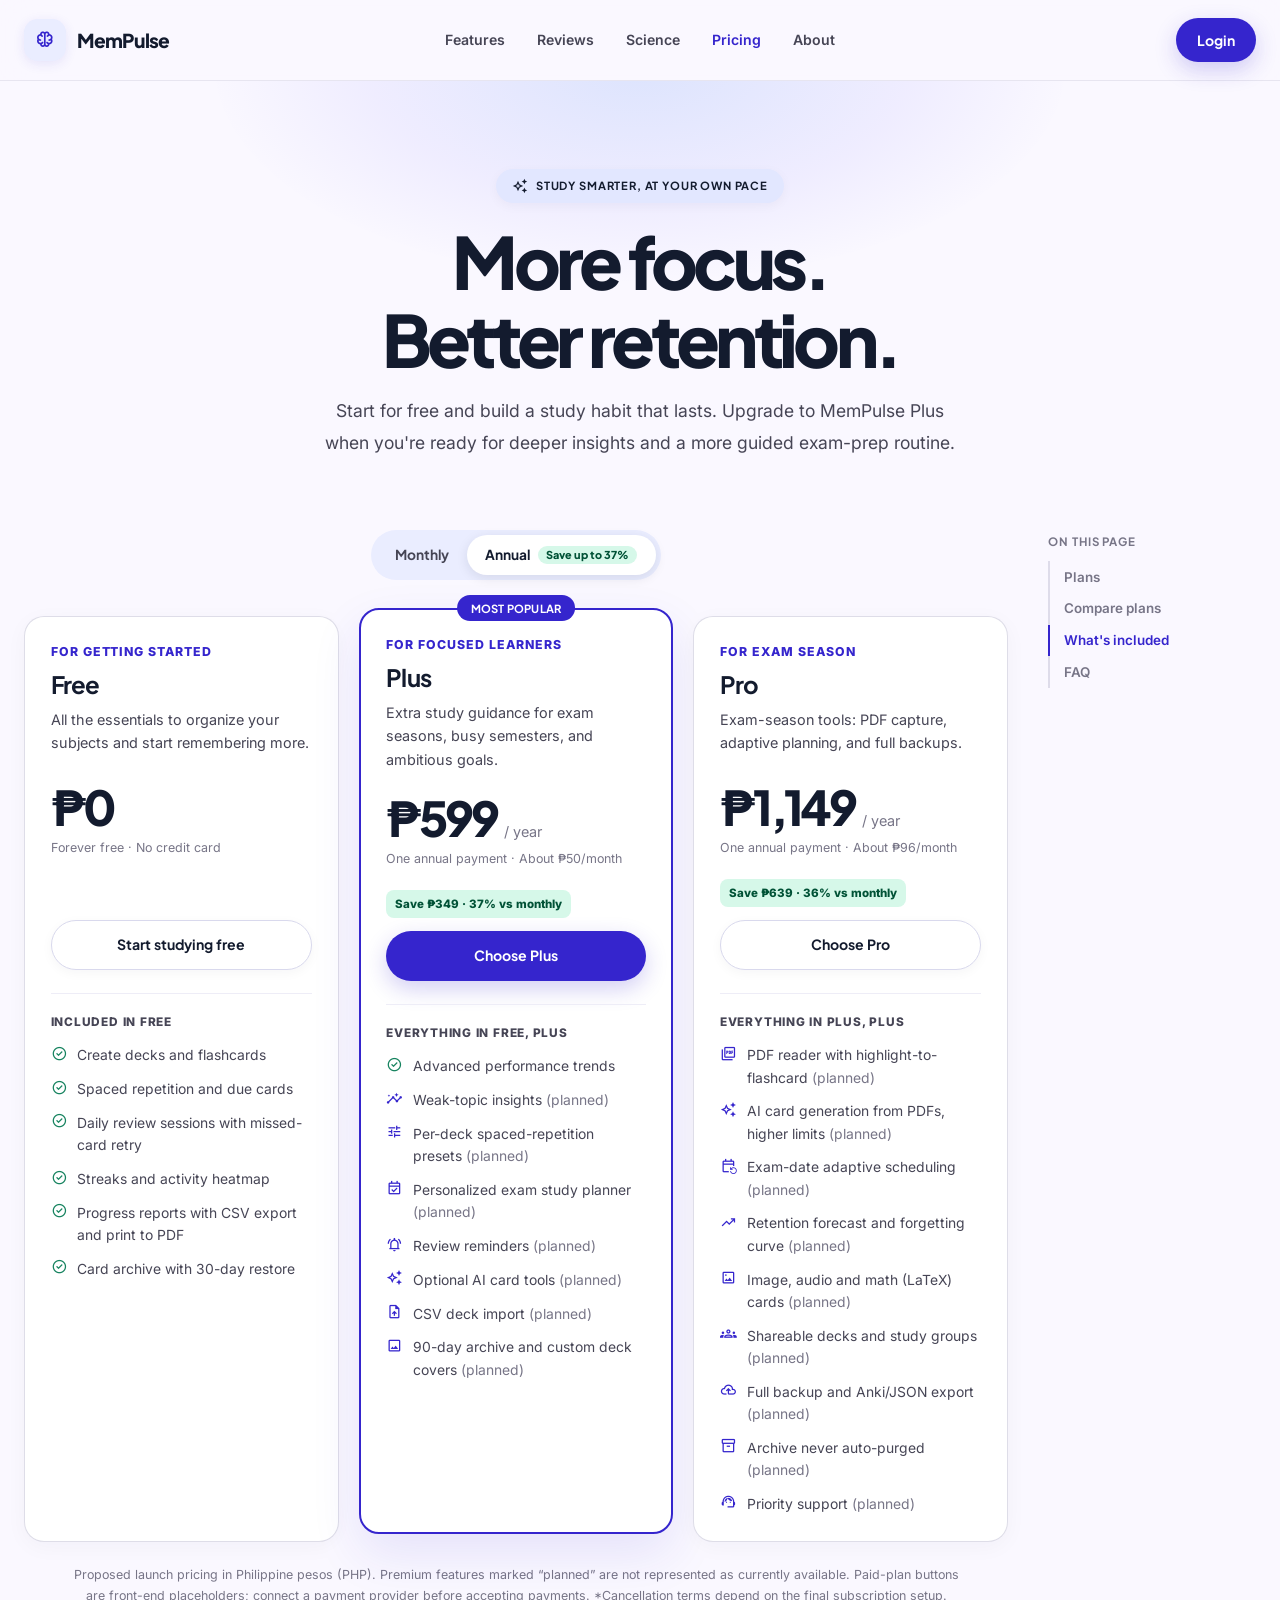
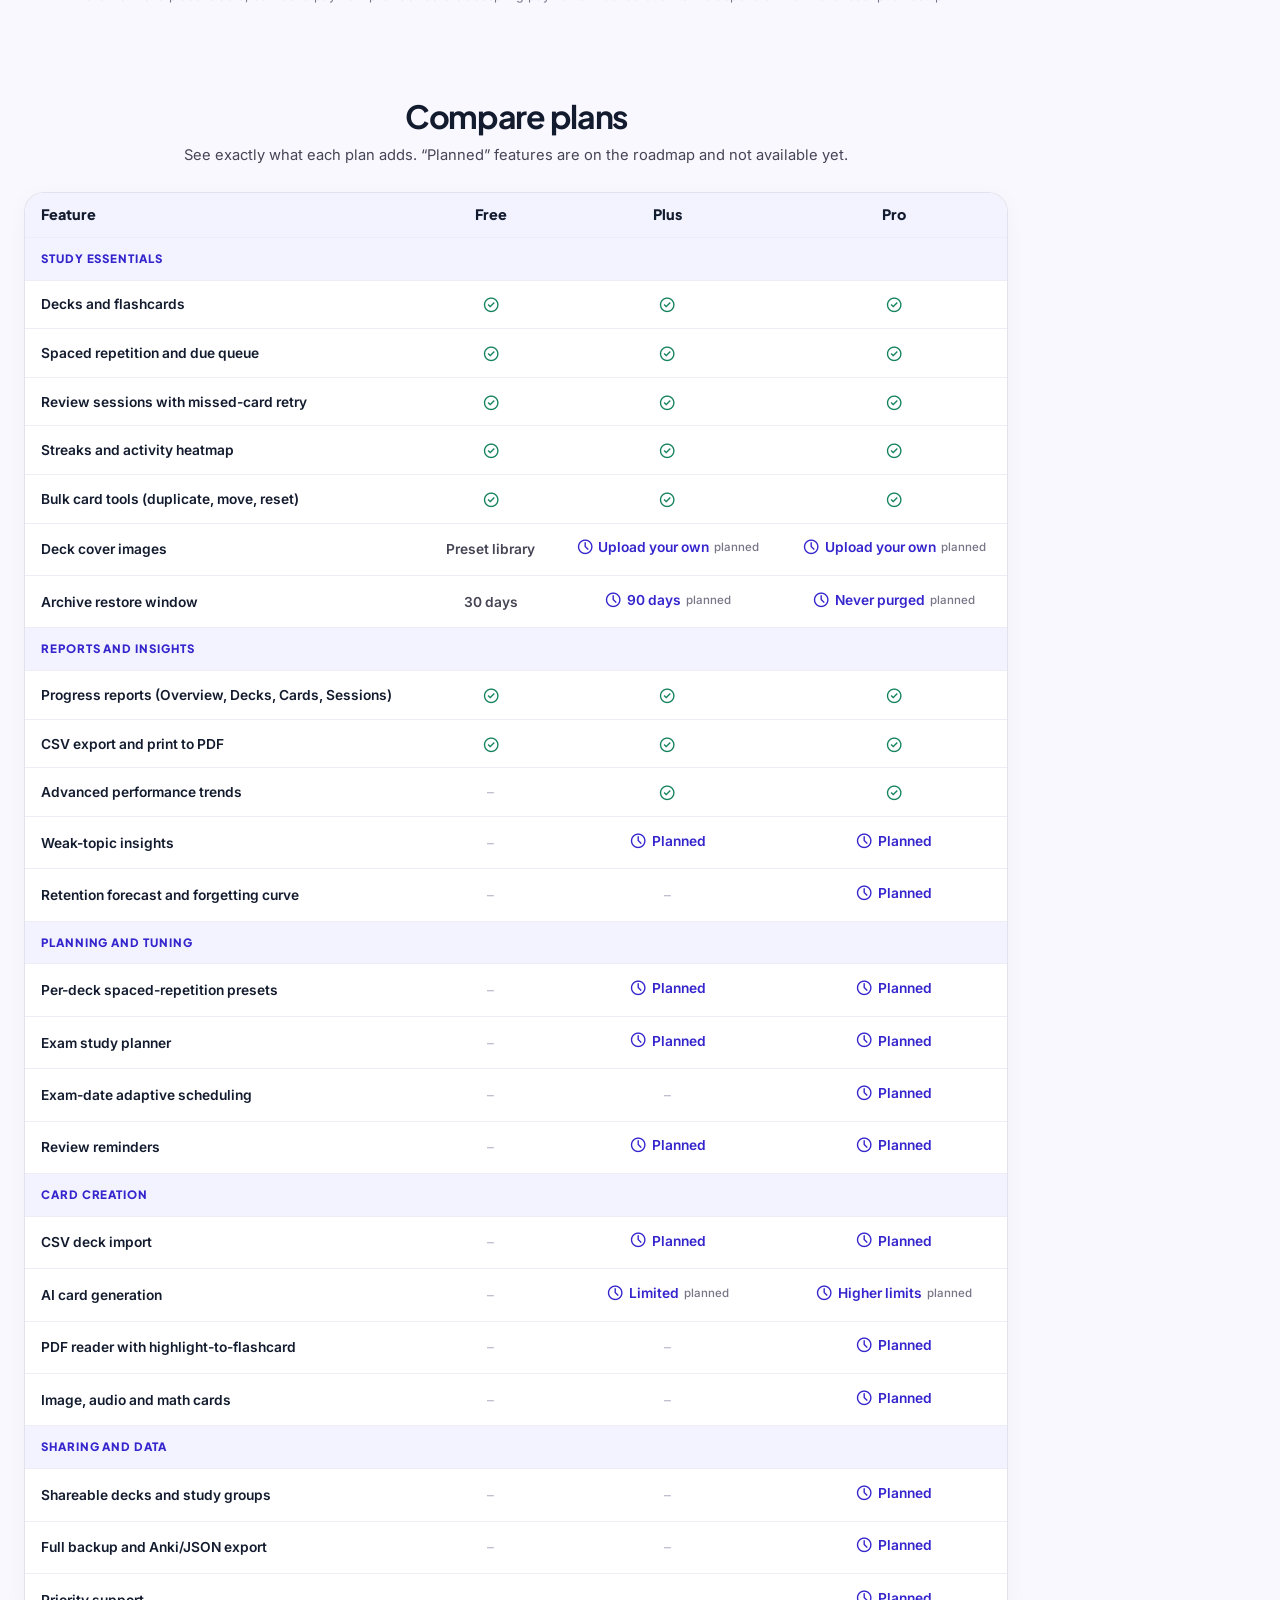
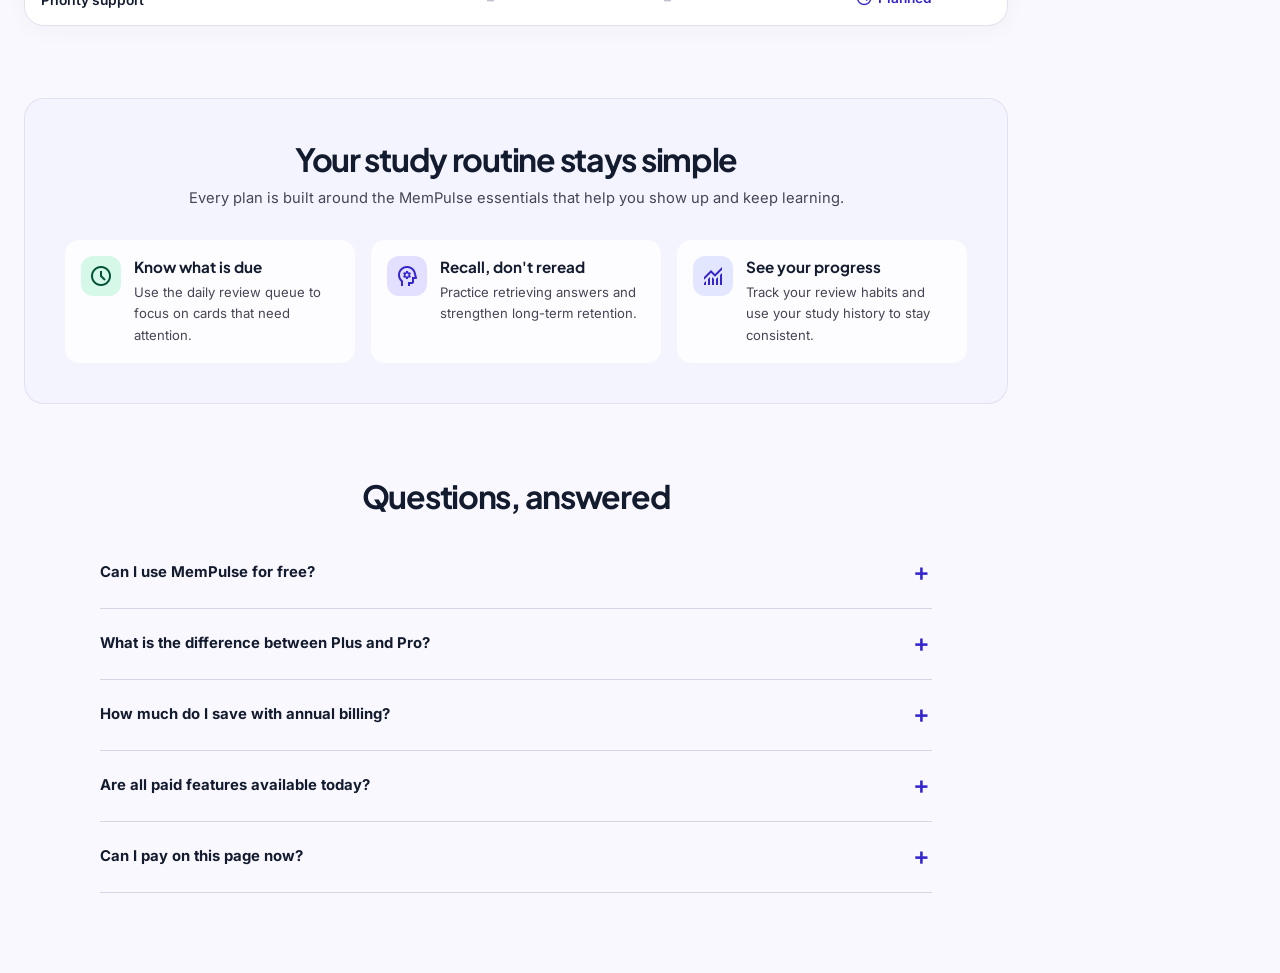
<file: landing-page/pricing.html>
<!DOCTYPE html>
<html lang="en-PH" class="scroll-smooth">

<head>
  <meta charset="UTF-8">
  <meta name="viewport" content="width=device-width, initial-scale=1.0">
  <meta name="description" content="Compare MemPulse Free and Plus plans. Build a study habit with spaced repetition and unlock advanced study insights with Premium.">
  <meta name="theme-color" content="#faf8ff">
  <title>MemPulse | Plans & Pricing</title>
  <script src="app-links.js" defer></script>
  <link rel="preconnect" href="https://fonts.googleapis.com">
  <link rel="preconnect" href="https://fonts.gstatic.com" crossorigin>
  <link href="https://fonts.googleapis.com/css2?family=Inter:wght@400;500;600;700&family=Plus+Jakarta+Sans:wght@600;700;800&display=swap" rel="stylesheet">
  <link href="https://fonts.googleapis.com/css2?family=Material+Symbols+Outlined:wght,FILL@100..700,0..1&display=swap" rel="stylesheet">
  <style>
    :root {
      color-scheme: light;
      --surface: #faf8ff;
      --surface-low: #f2f3ff;
      --surface-card: #ffffff;
      --surface-container: #eaedff;
      --surface-high: #e2e7ff;
      --surface-highest: #dae2fd;
      --ink: #131b2e;
      --muted: #464555;
      --muted-soft: #777587;
      --primary: #3525cd;
      --primary-deep: #1e00a9;
      --secondary: #4b41e1;
      --secondary-fixed: #e2dfff;
      --mint: #4edea3;
      --mint-pale: #d6f8e9;
      --radius-lg: 1rem;
      --radius-xl: 1.25rem;
      --shadow-soft: 0 8px 30px rgba(53, 37, 205, .07);
      --shadow-card: 0 20px 50px rgba(53, 37, 205, .10);
    }

    *,
    *::before,
    *::after {
      box-sizing: border-box;
    }

    html {
      scroll-behavior: smooth;
      scroll-padding-top: 6rem;
    }

    body {
      margin: 0;
      background: var(--surface);
      color: var(--ink);
      font-family: "Inter", sans-serif;
      font-size: 1rem;
      line-height: 1.6;
      -webkit-font-smoothing: antialiased;
    }

    a {
      color: inherit;
      text-decoration: none;
    }

    button {
      font: inherit;
      -webkit-tap-highlight-color: transparent;
    }

    .material-symbols-outlined {
      font-family: "Material Symbols Outlined";
      font-weight: normal;
      font-style: normal;
      font-size: 24px;
      line-height: 1;
      letter-spacing: normal;
      text-transform: none;
      display: inline-block;
      white-space: nowrap;
      direction: ltr;
      font-feature-settings: "liga";
      -webkit-font-smoothing: antialiased;
    }

    .app-header {
      position: sticky;
      top: 0;
      z-index: 20;
      background: rgba(250, 248, 255, .88);
      border-bottom: 1px solid rgba(199, 196, 216, .38);
      backdrop-filter: blur(18px);
      -webkit-backdrop-filter: blur(18px);
    }

    .header-container {
      width: min(100% - 3rem, 80rem);
      min-height: 5rem;
      margin: 0 auto;
      display: grid;
      grid-template-columns: 1fr auto 1fr;
      align-items: center;
      gap: 1.5rem;
    }

    .logo-link {
      display: inline-flex;
      align-items: center;
      gap: .7rem;
      font-family: "Plus Jakarta Sans", sans-serif;
      font-weight: 800;
      font-size: 1.2rem;
      letter-spacing: -.04em;
      white-space: nowrap;
    }

    .logo-icon {
      display: grid;
      width: 2.6rem;
      height: 2.6rem;
      place-items: center;
      border-radius: .85rem;
      background: var(--surface-container);
      box-shadow: 0 3px 12px rgba(53, 37, 205, .10);
      font-size: 1.35rem;
      color: var(--primary);
    }

    .logo-link {
      justify-self: start;
    }

    .main-nav {
      justify-self: center;
    }

    .nav-links {
      display: flex;
      align-items: center;
      gap: 2rem;
      margin: 0;
      padding: 0;
      list-style: none;
    }

    .nav-links a {
      color: var(--muted);
      font-size: .88rem;
      font-weight: 600;
      transition: color .2s ease;
    }

    .nav-links a:hover,
    .nav-links a:focus-visible,
    .nav-links a[aria-current="page"] {
      color: var(--primary);
    }

    .header-actions {
      display: flex;
      align-items: center;
      justify-content: flex-end;
      justify-self: end;
      gap: .8rem;
    }

    .btn {
      min-height: 2.75rem;
      display: inline-flex;
      align-items: center;
      justify-content: center;
      gap: .5rem;
      border: 1px solid transparent;
      border-radius: 999px;
      padding: .75rem 1.25rem;
      font: 700 .88rem/1.2 "Plus Jakarta Sans", sans-serif;
      transition: transform .2s ease, background .2s ease, box-shadow .2s ease, border-color .2s ease;
      cursor: pointer;
    }

    .btn:hover {
      transform: translateY(-2px);
    }

    .btn-primary {
      background: var(--primary);
      color: #fff;
      box-shadow: 0 8px 22px rgba(53, 37, 205, .22);
    }

    .btn-primary:hover {
      background: var(--secondary);
      box-shadow: 0 12px 26px rgba(75, 65, 225, .28);
    }

    .btn-outlined {
      color: var(--ink);
      background: rgba(255, 255, 255, .82);
      border-color: #d9d9ed;
      box-shadow: 0 3px 12px rgba(19, 27, 46, .04);
    }

    .btn-outlined:hover {
      background: var(--surface-low);
      border-color: #c7c4d8;
    }

    .pricing-hero {
      position: relative;
      isolation: isolate;
      padding: clamp(3.5rem, 7vw, 5.5rem) 1.5rem 4.5rem;
      text-align: center;
    }

    .pricing-hero::before {
      content: "";
      position: absolute;
      z-index: -1;
      pointer-events: none;
      width: min(76vw, 850px);
      height: 430px;
      top: -230px;
      left: 50%;
      transform: translateX(-50%);
      border-radius: 50%;
      background: radial-gradient(ellipse, rgba(218, 226, 253, .92) 0%, rgba(226, 223, 255, .45) 45%, transparent 72%);
    }

    .hero-container {
      width: min(100%, 72rem);
      margin: 0 auto;
    }

    .eyebrow {
      display: inline-flex;
      align-items: center;
      gap: .5rem;
      margin-bottom: 1.2rem;
      padding: .55rem 1rem;
      border-radius: 999px;
      background: var(--surface-high);
      color: var(--ink);
      font: 700 .7rem/1.4 "Plus Jakarta Sans", sans-serif;
      letter-spacing: .075em;
      box-shadow: 0 3px 12px rgba(19, 27, 46, .04);
    }

    .eyebrow .material-symbols-outlined {
      font-size: 1rem;
    }

    h1,
    h2,
    h3,
    p {
      margin-top: 0;
    }

    h1 {
      max-width: 900px;
      margin: 0 auto 1.1rem;
      font: 800 clamp(2.55rem, 6vw, 4.5rem)/1.08 "Plus Jakarta Sans", sans-serif;
      letter-spacing: -.065em;
      text-wrap: balance;
    }

    .hero-copy {
      max-width: 650px;
      margin: 0 auto;
      color: var(--muted);
      font-size: clamp(1rem, 2vw, 1.1rem);
      line-height: 1.8;
    }

    .pricing-grid {
      width: min(100%, 76rem);
      margin: 0 auto;
      display: grid;
      grid-template-columns: repeat(3, minmax(0, 1fr));
      gap: 1.25rem;
      align-items: stretch;
    }

    .plan-card {
      position: relative;
      min-width: 0;
      display: flex;
      flex-direction: column;
      padding: 2rem;
      border: 1px solid rgba(199, 196, 216, .58);
      border-radius: var(--radius-xl);
      background: var(--surface-card);
      box-shadow: 0 5px 22px rgba(19, 27, 46, .035);
    }

    .plan-card.featured {
      border: 2px solid var(--primary);
      box-shadow: var(--shadow-card);
      transform: translateY(-.5rem);
    }

    .popular-badge {
      align-self: center;
      position: absolute;
      top: -.9rem;
      left: 50%;
      transform: translateX(-50%);
      padding: .35rem .85rem;
      border-radius: 999px;
      background: var(--primary);
      color: white;
      font: 700 .7rem/1.3 "Plus Jakarta Sans", sans-serif;
      white-space: nowrap;
      letter-spacing: .02em;
    }

    .plan-label {
      margin-bottom: .45rem;
      color: var(--primary);
      font-size: .77rem;
      letter-spacing: .08em;
      text-transform: uppercase;
      font-weight: 800;
    }

    .plan-card h2 {
      margin-bottom: .5rem;
      font: 700 1.5rem/1.3 "Plus Jakarta Sans", sans-serif;
      letter-spacing: -.035em;
    }

    .plan-description {
      min-height: 3.2rem;
      margin-bottom: 1.35rem;
      color: var(--muted);
      font-size: .9rem;
    }

    .price-row {
      display: flex;
      align-items: baseline;
      gap: .45rem;
      margin-bottom: .25rem;
    }

    .price {
      font: 800 clamp(2.4rem, 4vw, 3rem)/1.1 "Plus Jakarta Sans", sans-serif;
      letter-spacing: -.065em;
    }

    .period {
      color: var(--muted-soft);
      font-size: .9rem;
    }

    .billing-note {
      min-height: 1.4rem;
      margin-bottom: 1.35rem;
      color: var(--muted-soft);
      font-size: .78rem;
    }

    .savings {
      display: inline-flex;
      align-items: center;
      align-self: flex-start;
      margin: -.2rem 0 .8rem;
      padding: .3rem .55rem;
      border-radius: .5rem;
      background: var(--mint-pale);
      color: #005236;
      font-size: .72rem;
      font-weight: 800;
    }

    .plan-cta {
      width: 100%;
      min-height: 3.15rem;
      margin-bottom: 1.45rem;
    }

    .plan-card .btn-outlined {
      background: #fff;
    }

    .features-title {
      padding-top: 1.15rem;
      margin-bottom: .8rem;
      border-top: 1px solid #eeedf7;
      color: var(--muted);
      font-size: .74rem;
      font-weight: 800;
      letter-spacing: .065em;
      text-transform: uppercase;
    }

    .feature-list {
      display: grid;
      gap: .72rem;
      margin: 0;
      padding: 0;
      list-style: none;
      color: var(--muted);
      font-size: .87rem;
    }

    .feature-list li {
      display: flex;
      align-items: flex-start;
      gap: .6rem;
    }

    .feature-list .material-symbols-outlined {
      flex: 0 0 auto;
      margin-top: .1rem;
      font-size: 1.05rem;
      color: #16835f;
    }

    .feature-list .planned .material-symbols-outlined {
      color: var(--primary);
    }

    .feature-list .muted {
      color: var(--muted-soft);
    }


    .value-panel {
      width: min(100%, 76rem);
      margin: 0 auto;
      padding: clamp(1.5rem, 4vw, 2.5rem);
      border: 1px solid rgba(199, 196, 216, .4);
      border-radius: var(--radius-xl);
      background: rgba(242, 243, 255, .78);
    }

    .value-heading {
      max-width: 680px;
      margin: 0 auto 1.8rem;
      text-align: center;
    }

    .value-heading h2 {
      margin-bottom: .5rem;
      font: 700 clamp(1.5rem, 3vw, 2rem)/1.25 "Plus Jakarta Sans", sans-serif;
      letter-spacing: -.04em;
    }

    .value-heading p {
      margin: 0;
      color: var(--muted);
      font-size: .92rem;
    }

    .value-grid {
      display: grid;
      grid-template-columns: repeat(3, minmax(0, 1fr));
      gap: 1rem;
    }

    .value-item {
      display: flex;
      align-items: flex-start;
      gap: .8rem;
      padding: 1rem;
      border-radius: .9rem;
      background: rgba(255, 255, 255, .82);
    }

    .value-icon {
      flex: 0 0 auto;
      display: grid;
      place-items: center;
      width: 2.5rem;
      height: 2.5rem;
      border-radius: .75rem;
      background: var(--mint-pale);
      color: #005236;
    }

    .value-item:nth-child(2) .value-icon {
      background: var(--secondary-fixed);
      color: var(--primary);
    }

    .value-item:nth-child(3) .value-icon {
      background: var(--surface-high);
      color: var(--primary);
    }

    .value-item h3 {
      margin: .05rem 0 .25rem;
      font: 700 .95rem/1.4 "Plus Jakarta Sans", sans-serif;
    }

    .value-item p {
      margin: 0;
      color: var(--muted);
      font-size: .82rem;
      line-height: 1.65;
    }

    .pricing-note {
      max-width: 900px;
      margin: 1.4rem auto 0;
      text-align: center;
      color: var(--muted-soft);
      font-size: .78rem;
      line-height: 1.7;
    }

    .pricing-section {
      padding: 0 0 clamp(4rem, 7vw, 6rem);
    }

    .value-section {
      padding: 0 0 4.5rem;
    }

    .faq-section {
      padding: 0 0 5rem;
    }

    .faq-inner {
      width: min(100%, 52rem);
      margin: 0 auto;
    }

    .faq-inner h2 {
      margin-bottom: 1.4rem;
      text-align: center;
      font: 700 clamp(1.5rem, 3vw, 2rem)/1.25 "Plus Jakarta Sans", sans-serif;
      letter-spacing: -.04em;
    }

    details {
      padding: 1.15rem 0;
      border-bottom: 1px solid rgba(199, 196, 216, .65);
    }

    summary {
      cursor: pointer;
      list-style: none;
      display: flex;
      align-items: center;
      justify-content: space-between;
      gap: 1rem;
      font-weight: 700;
      font-size: .93rem;
    }

    summary::-webkit-details-marker {
      display: none;
    }

    summary::after {
      content: "add";
      font-family: "Material Symbols Outlined";
      font-size: 1.3rem;
      color: var(--primary);
    }

    details[open] summary::after {
      content: "remove";
    }

    details p {
      margin: .75rem 2rem 0 0;
      color: var(--muted);
      font-size: .9rem;
      line-height: 1.8;
    }

    .app-footer {
      padding: 2.2rem 1.5rem;
      background: #171d32;
      color: #e8eaff;
    }

    .footer-container {
      width: min(100%, 80rem);
      margin: 0 auto;
      text-align: center;
    }

    .footer-container p {
      margin: 0;
      color: #c2c7df;
      font-size: .85rem;
      line-height: 1.9;
    }

    .toast {
      position: fixed;
      z-index: 50;
      right: 1.25rem;
      bottom: 1.25rem;
      width: min(27rem, calc(100% - 2.5rem));
      padding: 1rem 1.1rem;
      border: 1px solid rgba(255, 255, 255, .15);
      border-radius: 1rem;
      background: #171d32;
      color: #fff;
      box-shadow: 0 15px 40px rgba(19, 27, 46, .24);
      font-size: .88rem;
      opacity: 0;
      transform: translateY(1rem);
      pointer-events: none;
      transition: opacity .2s ease, transform .2s ease;
    }

    .toast.show {
      opacity: 1;
      transform: translateY(0);
    }

    /* ---------- utilities ---------- */
    .visually-hidden {
      position: absolute;
      width: 1px;
      height: 1px;
      margin: -1px;
      padding: 0;
      overflow: hidden;
      clip: rect(0 0 0 0);
      white-space: nowrap;
      border: 0;
    }

    /* overflow lives on the hero (not <main>) so position: sticky works for the contents rail */
    .pricing-hero {
      overflow: hidden;
    }

    /* ---------- page layout + "On this page" rail ---------- */
    .page-layout {
      width: min(100% - 3rem, 80rem);
      margin: 0 auto;
      display: grid;
      grid-template-columns: minmax(0, 1fr);
    }

    .page-content {
      min-width: 0;
    }

    .toc {
      margin-bottom: 1.75rem;
    }

    .toc-title {
      display: none;
    }

    .toc ul {
      display: flex;
      gap: .5rem;
      margin: 0;
      padding: 0 0 .25rem;
      list-style: none;
      overflow-x: auto;
      scrollbar-width: none;
    }

    .toc ul::-webkit-scrollbar {
      display: none;
    }

    .toc li {
      flex: 0 0 auto;
    }

    .toc a {
      display: block;
      padding: .45rem .95rem;
      border: 1px solid #d9d9ed;
      border-radius: 999px;
      background: #fff;
      color: var(--muted);
      font-size: .82rem;
      font-weight: 600;
      white-space: nowrap;
      transition: color .2s ease, background .2s ease, border-color .2s ease;
    }

    .toc a:hover {
      color: var(--ink);
      border-color: #c7c4d8;
    }

    .toc a[aria-current="true"] {
      border-color: transparent;
      background: var(--secondary-fixed);
      color: var(--primary);
    }

    @media (min-width: 1200px) {
      .page-layout {
        grid-template-columns: minmax(0, 1fr) 13rem;
        column-gap: 2.5rem;
      }

      .page-content {
        grid-column: 1;
        grid-row: 1;
      }

      .toc {
        grid-column: 2;
        grid-row: 1;
        position: sticky;
        top: 6.5rem;
        align-self: start;
        margin: .25rem 0 0;
      }

      .toc-title {
        display: block;
        margin: 0 0 .7rem;
        color: var(--muted-soft);
        font: 700 .72rem/1.4 "Plus Jakarta Sans", sans-serif;
        letter-spacing: .08em;
        text-transform: uppercase;
      }

      .toc ul {
        display: block;
        padding: 0;
        overflow: visible;
        border-left: 2px solid rgba(199, 196, 216, .55);
      }

      .toc a {
        margin-left: -2px;
        padding: .4rem .9rem;
        border: 0;
        border-left: 2px solid transparent;
        border-radius: 0;
        background: transparent;
        color: var(--muted-soft);
        font-size: .84rem;
        line-height: 1.4;
        white-space: normal;
      }

      .toc a:hover {
        border-color: transparent;
        background: transparent;
        color: var(--ink);
      }

      .toc a[aria-current="true"] {
        border-left-color: var(--primary);
        background: transparent;
        color: var(--primary);
      }

      .plan-card {
        padding: 1.6rem;
      }
    }

    /* ---------- billing toggle + plan selection ---------- */
    .billing-toggle {
      display: flex;
      width: fit-content;
      margin: 0 auto 2.25rem;
      padding: .3rem;
      border-radius: 999px;
      background: var(--surface-container);
    }

    .toggle-btn {
      display: inline-flex;
      align-items: center;
      gap: .5rem;
      min-height: 2.5rem;
      padding: .5rem 1.15rem;
      border: 0;
      border-radius: 999px;
      background: transparent;
      color: var(--muted);
      font: 700 .86rem/1.2 "Plus Jakarta Sans", sans-serif;
      cursor: pointer;
      transition: background .2s ease, color .2s ease, box-shadow .2s ease;
    }

    .toggle-btn[aria-pressed="true"] {
      background: #fff;
      color: var(--ink);
      box-shadow: 0 3px 12px rgba(19, 27, 46, .10);
    }

    .toggle-save {
      padding: .15rem .5rem;
      border-radius: 999px;
      background: var(--mint-pale);
      color: #005236;
      font-size: .68rem;
      font-weight: 800;
    }

    .plan-card {
      transition: opacity .25s ease, box-shadow .25s ease, border-color .25s ease;
    }

    .plan-card.is-selected {
      border-color: var(--primary);
      box-shadow: 0 0 0 4px rgba(75, 65, 225, .18), var(--shadow-card);
    }

    .pricing-grid.has-selection .plan-card:not(.is-selected) {
      opacity: .7;
    }

    .pricing-grid.has-selection .plan-card:not(.is-selected):hover,
    .pricing-grid.has-selection .plan-card:not(.is-selected):focus-within {
      opacity: 1;
    }

    .savings.is-off {
      visibility: hidden;
    }

    .plan-card .plan-cta[aria-pressed="true"] {
      background: var(--primary);
      border-color: var(--primary);
      color: #fff;
      box-shadow: 0 8px 22px rgba(53, 37, 205, .22);
    }

    .features-toggle {
      display: none;
      align-self: flex-start;
      margin-top: .9rem;
      padding: 0;
      border: 0;
      background: none;
      color: var(--primary);
      font: 700 .82rem/1.4 "Plus Jakarta Sans", sans-serif;
      cursor: pointer;
    }

    /* ---------- compare table ---------- */
    .compare-section {
      padding: 0 0 4.5rem;
    }

    .compare-heading {
      max-width: 680px;
      margin: 0 auto 1.5rem;
      text-align: center;
    }

    .compare-heading h2 {
      margin-bottom: .5rem;
      font: 700 clamp(1.5rem, 3vw, 2rem)/1.25 "Plus Jakarta Sans", sans-serif;
      letter-spacing: -.04em;
    }

    .compare-heading p {
      margin: 0;
      color: var(--muted);
      font-size: .92rem;
    }

    .compare-scroll {
      position: relative;
      overflow-x: auto;
      border: 1px solid rgba(199, 196, 216, .5);
      border-radius: var(--radius-xl);
      background: #fff;
      box-shadow: 0 5px 22px rgba(19, 27, 46, .035);
    }

    .compare-table {
      width: 100%;
      min-width: 40rem;
      border-collapse: separate;
      border-spacing: 0;
      font-size: .86rem;
    }

    .compare-table th,
    .compare-table td {
      padding: .8rem 1rem;
      border-bottom: 1px solid #eeedf7;
      text-align: center;
      vertical-align: middle;
    }

    .compare-table thead th {
      background: var(--surface-low);
      font: 800 .9rem/1.3 "Plus Jakarta Sans", sans-serif;
    }

    .compare-table thead th:first-child,
    .compare-table th[scope="row"] {
      position: sticky;
      left: 0;
      z-index: 1;
      min-width: 14rem;
      text-align: left;
    }

    .compare-table thead th:first-child {
      z-index: 2;
    }

    .compare-table th[scope="row"] {
      background: #fff;
      color: var(--ink);
      font-weight: 600;
    }

    .compare-table th[scope="colgroup"] {
      background: var(--surface-low);
      color: var(--primary);
      font: 800 .72rem/1.4 "Plus Jakarta Sans", sans-serif;
      letter-spacing: .08em;
      text-transform: uppercase;
      text-align: left;
    }

    .compare-table tbody tr:last-child th,
    .compare-table tbody tr:last-child td {
      border-bottom: 0;
    }

    .compare-table .material-symbols-outlined {
      font-size: 1.15rem;
      vertical-align: middle;
    }

    .cell-yes {
      color: #16835f;
    }

    .cell-no {
      color: #b4b2c6;
    }

    .cell-text {
      color: var(--muted);
      font-weight: 600;
    }

    .cell-planned {
      display: inline-flex;
      align-items: center;
      gap: .3rem;
      color: var(--primary);
      font-weight: 600;
    }

    .cell-planned small {
      color: var(--muted-soft);
      font-size: .72rem;
      font-weight: 500;
    }

    /* ---------- selected-plan bar ---------- */
    .selection-bar {
      position: fixed;
      z-index: 40;
      left: 50%;
      bottom: 1.25rem;
      width: min(44rem, calc(100% - 2.5rem));
      display: flex;
      align-items: center;
      justify-content: space-between;
      gap: 1rem;
      padding: .9rem 1rem .9rem 1.4rem;
      border: 1px solid rgba(255, 255, 255, .15);
      border-radius: 1.1rem;
      background: #171d32;
      color: #fff;
      box-shadow: 0 15px 40px rgba(19, 27, 46, .35);
      opacity: 0;
      visibility: hidden;
      transform: translate(-50%, 1.5rem);
      transition: opacity .25s ease, transform .25s ease, visibility .25s;
    }

    .selection-bar.show {
      opacity: 1;
      visibility: visible;
      transform: translate(-50%, 0);
    }

    .selection-plan {
      font: 800 .95rem/1.3 "Plus Jakarta Sans", sans-serif;
    }

    .selection-price {
      color: #c2c7df;
      font-size: .82rem;
    }

    .selection-price strong {
      color: #fff;
      font-size: 1rem;
    }

    .selection-actions {
      display: flex;
      flex: 0 0 auto;
      gap: .6rem;
    }

    .selection-bar .btn {
      min-height: 2.5rem;
    }

    .selection-bar .btn-outlined {
      background: transparent;
      border-color: rgba(255, 255, 255, .3);
      color: #fff;
      box-shadow: none;
    }

    .selection-bar .btn-outlined:hover {
      background: rgba(255, 255, 255, .1);
    }

    .selection-bar .btn-primary {
      background: #fff;
      color: var(--primary-deep);
      box-shadow: none;
    }

    .selection-bar .btn-primary:hover {
      background: var(--secondary-fixed);
    }

    body.has-selection .toast {
      bottom: 6.75rem;
    }

    body.has-selection .app-footer {
      padding-bottom: 6.5rem;
    }



    @media (max-width: 768px) {
      html {
        scroll-padding-top: 8rem;
      }

      .header-container {
        grid-template-columns: 1fr auto;
        row-gap: .5rem;
        min-height: 0;
        padding: .75rem 0;
      }

      .main-nav {
        grid-column: 1 / -1;
        grid-row: 2;
      }
    }

    @media (max-width: 400px) {
      .nav-links {
        gap: .85rem;
      }

      .nav-links a {
        font-size: .82rem;
      }
    }

    :focus-visible {
      outline: 3px solid rgba(75, 65, 225, .55);
      outline-offset: 3px;
    }

    @media(max-width: 899px) {

      .header-container,
      .page-layout {
        width: min(100% - 2rem, 80rem);
      }

      .pricing-grid {
        grid-template-columns: 1fr;
        max-width: 30rem;
        row-gap: 1.5rem;
      }

      .plan-card.featured {
        transform: none;
      }

      .plan-description {
        min-height: 0;
      }

      .value-grid {
        grid-template-columns: 1fr;
      }
    }

    @media(max-width: 640px) {
      .logo-link {
        font-size: 1.05rem;
      }

      .btn {
        padding: .65rem 1rem;
        font-size: .8rem;
      }

      .pricing-hero {
        padding: 3.4rem 1.1rem 3rem;
      }

      .eyebrow {
        max-width: 100%;
        font-size: .6rem;
        letter-spacing: .045em;
      }

      h1 {
        font-size: clamp(2.5rem, 12vw, 3.6rem);
      }

      .hero-copy {
        font-size: .96rem;
      }

      .pricing-grid {
        gap: 1.2rem;
      }

      .plan-card {
        padding: 1.55rem;
      }

      .value-panel {
        padding: 1.25rem;
      }

      .toggle-btn {
        padding: .5rem .9rem;
      }

      .features-toggle {
        display: inline-flex;
      }

      .plan-card:not(.is-expanded) .feature-list li:nth-child(n+5) {
        display: none;
      }

      .selection-bar {
        left: 0;
        bottom: 0;
        width: 100%;
        flex-wrap: wrap;
        padding: .9rem 1rem calc(.9rem + env(safe-area-inset-bottom, 0px));
        border-radius: 1.1rem 1.1rem 0 0;
        transform: translateY(100%);
      }

      .selection-bar.show {
        transform: translateY(0);
      }

      .selection-info,
      .selection-actions {
        flex: 1 1 100%;
      }

      .selection-actions .btn {
        flex: 1;
      }

      body.has-selection .toast {
        bottom: 9rem;
      }

      body.has-selection .app-footer {
        padding-bottom: 9rem;
      }
    }

    @media(max-width: 640px) {
      .header-container {
        min-height: 4.5rem;
        gap: .8rem;
      }

      .logo-link {
        font-size: 1.05rem;
      }

      .header-links {
        display: none;
      }

      .header-actions {
        margin-left: auto;
      }

      .btn {
        padding: .65rem 1rem;
        font-size: .8rem;
      }

      .pricing-hero {
        padding: 3.4rem 1.1rem 3rem;
      }

      .eyebrow {
        max-width: 100%;
        font-size: .6rem;
        letter-spacing: .045em;
      }

      h1 {
        font-size: clamp(2.5rem, 12vw, 3.6rem);
      }

      .hero-copy {
        font-size: .96rem;
      }

      .pricing-grid {
        grid-template-columns: 1fr;
        max-width: 27rem;
        gap: 1.2rem;
      }

      .plan-card {
        padding: 1.55rem;
      }

      .plan-card:last-child {
        grid-column: auto;
        width: auto;
      }

      .plan-description {
        min-height: 0;
      }

      .value-panel {
        padding: 1.25rem;
      }

    }

    @media(prefers-reduced-motion: reduce) {

      *,
      *::before,
      *::after {
        scroll-behavior: auto !important;
        transition-duration: .01ms !important;
        animation-duration: .01ms !important;
      }
    }
  </style>
</head>

<body>
  <header class="app-header">
    <div class="header-container">
      <a href="index.html" class="logo-link" aria-label="MemPulse home">
        <span class="material-symbols-outlined logo-icon" aria-hidden="true">neurology</span>
        <span>MemPulse</span>
      </a>
      <nav class="main-nav" aria-label="Main navigation">
        <ul class="nav-links">
          <li><a href="index.html#features">Features</a></li>
          <li><a href="index.html#testimonials">Reviews</a></li>
          <li><a href="science.html">Science</a></li>
          <li><a href="pricing.html" aria-current="page">Pricing</a></li>
          <li><a href="about.html">About</a></li>
        </ul>
      </nav>
      <div class="header-actions">
        <a href="../authentication/login.php" class="btn btn-primary">Login</a>
      </div>
    </div>
  </header>

  <main>
    <section class="pricing-hero">
      <div class="hero-container">
        <div class="eyebrow"><span class="material-symbols-outlined" aria-hidden="true">auto_awesome</span> STUDY SMARTER, AT YOUR OWN PACE</div>
        <h1>More focus.<br>Better retention.</h1>
        <p class="hero-copy">Start for free and build a study habit that lasts. Upgrade to MemPulse Plus when you're ready for deeper insights and a more guided exam-prep routine.</p>
      </div>
    </section>

    <div class="page-layout">
      <nav class="toc" aria-label="On this page">
        <p class="toc-title">On this page</p>
        <ul>
          <li><a href="#plans">Plans</a></li>
          <li><a href="#compare">Compare plans</a></li>
          <li><a href="#included">What's included</a></li>
          <li><a href="#faq">FAQ</a></li>
        </ul>
      </nav>

      <div class="page-content">
        <section class="pricing-section" id="plans" aria-label="MemPulse pricing plans">
          <div class="billing-toggle" role="group" aria-label="Billing cycle">
            <button class="toggle-btn" type="button" data-cycle="monthly" aria-pressed="false">Monthly</button>
            <button class="toggle-btn" type="button" data-cycle="annual" aria-pressed="true">Annual <span class="toggle-save">Save up to 37%</span></button>
          </div>
          <div class="pricing-grid" id="pricing-grid">
            <article class="plan-card" data-plan="free">
              <div class="plan-label">For getting started</div>
              <h2>Free</h2>
              <p class="plan-description">All the essentials to organize your subjects and start remembering more.</p>
              <div class="price-row"><span class="price">₱0</span></div>
              <div class="billing-note">Forever free · No credit card</div>
              <div class="savings is-off" aria-hidden="true">&nbsp;</div>
              <a class="btn btn-outlined plan-cta" href="../authentication/login.php">Start studying free</a>
              <div class="features-title">Included in Free</div>
              <ul class="feature-list">
                <li><span class="material-symbols-outlined" aria-hidden="true">check_circle</span><span>Create decks and flashcards</span></li>
                <li><span class="material-symbols-outlined" aria-hidden="true">check_circle</span><span>Spaced repetition and due cards</span></li>
                <li><span class="material-symbols-outlined" aria-hidden="true">check_circle</span><span>Daily review sessions with missed-card retry</span></li>
                <li><span class="material-symbols-outlined" aria-hidden="true">check_circle</span><span>Streaks and activity heatmap</span></li>
                <li><span class="material-symbols-outlined" aria-hidden="true">check_circle</span><span>Progress reports with CSV export and print to PDF</span></li>
                <li><span class="material-symbols-outlined" aria-hidden="true">check_circle</span><span>Card archive with 30-day restore</span></li>
              </ul>
              <button class="features-toggle" type="button" aria-expanded="false">Show all features</button>
            </article>

            <article class="plan-card featured" data-plan="plus">
              <div class="popular-badge">MOST POPULAR</div>
              <div class="plan-label">For focused learners</div>
              <h2>Plus</h2>
              <p class="plan-description">Extra study guidance for exam seasons, busy semesters, and ambitious goals.</p>
              <div class="price-row"><span class="price" data-price>₱599</span><span class="period" data-period>/ year</span></div>
              <div class="billing-note" data-note>One annual payment · About ₱50/month</div>
              <div class="savings" data-savings>Save ₱349 · 37% vs monthly</div>
              <button class="btn btn-primary plan-cta" type="button" data-select data-label="Choose Plus" aria-pressed="false">Choose Plus</button>
              <div class="features-title">Everything in Free, plus</div>
              <ul class="feature-list">
                <li><span class="material-symbols-outlined" aria-hidden="true">check_circle</span><span>Advanced performance trends</span></li>
                <li class="planned"><span class="material-symbols-outlined" aria-hidden="true">insights</span><span>Weak-topic insights <span class="muted">(planned)</span></span></li>
                <li class="planned"><span class="material-symbols-outlined" aria-hidden="true">tune</span><span>Per-deck spaced-repetition presets <span class="muted">(planned)</span></span></li>
                <li class="planned"><span class="material-symbols-outlined" aria-hidden="true">event_available</span><span>Personalized exam study planner <span class="muted">(planned)</span></span></li>
                <li class="planned"><span class="material-symbols-outlined" aria-hidden="true">notifications_active</span><span>Review reminders <span class="muted">(planned)</span></span></li>
                <li class="planned"><span class="material-symbols-outlined" aria-hidden="true">auto_awesome</span><span>Optional AI card tools <span class="muted">(planned)</span></span></li>
                <li class="planned"><span class="material-symbols-outlined" aria-hidden="true">upload_file</span><span>CSV deck import <span class="muted">(planned)</span></span></li>
                <li class="planned"><span class="material-symbols-outlined" aria-hidden="true">image</span><span>90-day archive and custom deck covers <span class="muted">(planned)</span></span></li>
              </ul>
              <button class="features-toggle" type="button" aria-expanded="false">Show all features</button>
            </article>

            <article class="plan-card" data-plan="pro">
              <div class="plan-label">For exam season</div>
              <h2>Pro</h2>
              <p class="plan-description">Exam-season tools: PDF capture, adaptive planning, and full backups.</p>
              <div class="price-row"><span class="price" data-price>₱1,149</span><span class="period" data-period>/ year</span></div>
              <div class="billing-note" data-note>One annual payment · About ₱96/month</div>
              <div class="savings" data-savings>Save ₱639 · 36% vs monthly</div>
              <button class="btn btn-outlined plan-cta" type="button" data-select data-label="Choose Pro" aria-pressed="false">Choose Pro</button>
              <div class="features-title">Everything in Plus, plus</div>
              <ul class="feature-list">
                <li class="planned"><span class="material-symbols-outlined" aria-hidden="true">picture_as_pdf</span><span>PDF reader with highlight-to-flashcard <span class="muted">(planned)</span></span></li>
                <li class="planned"><span class="material-symbols-outlined" aria-hidden="true">auto_awesome</span><span>AI card generation from PDFs, higher limits <span class="muted">(planned)</span></span></li>
                <li class="planned"><span class="material-symbols-outlined" aria-hidden="true">event_repeat</span><span>Exam-date adaptive scheduling <span class="muted">(planned)</span></span></li>
                <li class="planned"><span class="material-symbols-outlined" aria-hidden="true">trending_up</span><span>Retention forecast and forgetting curve <span class="muted">(planned)</span></span></li>
                <li class="planned"><span class="material-symbols-outlined" aria-hidden="true">imagesmode</span><span>Image, audio and math (LaTeX) cards <span class="muted">(planned)</span></span></li>
                <li class="planned"><span class="material-symbols-outlined" aria-hidden="true">groups</span><span>Shareable decks and study groups <span class="muted">(planned)</span></span></li>
                <li class="planned"><span class="material-symbols-outlined" aria-hidden="true">cloud_upload</span><span>Full backup and Anki/JSON export <span class="muted">(planned)</span></span></li>
                <li class="planned"><span class="material-symbols-outlined" aria-hidden="true">inventory_2</span><span>Archive never auto-purged <span class="muted">(planned)</span></span></li>
                <li class="planned"><span class="material-symbols-outlined" aria-hidden="true">support_agent</span><span>Priority support <span class="muted">(planned)</span></span></li>
              </ul>
              <button class="features-toggle" type="button" aria-expanded="false">Show all features</button>
            </article>
          </div>
          <p class="pricing-note">Proposed launch pricing in Philippine pesos (PHP). Premium features marked “planned” are not represented as currently available. Paid-plan buttons are front-end placeholders; connect a payment provider before accepting payments. *Cancellation terms depend on the final subscription setup.</p>
        </section>

        <section class="compare-section" id="compare" aria-labelledby="compare-title">
          <div class="compare-heading">
            <h2 id="compare-title">Compare plans</h2>
            <p>See exactly what each plan adds. “Planned” features are on the roadmap and not available yet.</p>
          </div>
          <div class="compare-scroll" role="region" aria-label="Plan comparison table" tabindex="0">
            <table class="compare-table">
              <thead>
                <tr>
                  <th scope="col">Feature</th>
                  <th scope="col">Free</th>
                  <th scope="col">Plus</th>
                  <th scope="col">Pro</th>
                </tr>
              </thead>
              <tbody>
                <tr>
                  <th scope="colgroup" colspan="4">Study essentials</th>
                </tr>
                <tr>
                  <th scope="row">Decks and flashcards</th>
                  <td><span class="cell-yes"><span class="material-symbols-outlined" aria-hidden="true">check_circle</span><span class="visually-hidden">Included</span></span></td>
                  <td><span class="cell-yes"><span class="material-symbols-outlined" aria-hidden="true">check_circle</span><span class="visually-hidden">Included</span></span></td>
                  <td><span class="cell-yes"><span class="material-symbols-outlined" aria-hidden="true">check_circle</span><span class="visually-hidden">Included</span></span></td>
                </tr>
                <tr>
                  <th scope="row">Spaced repetition and due queue</th>
                  <td><span class="cell-yes"><span class="material-symbols-outlined" aria-hidden="true">check_circle</span><span class="visually-hidden">Included</span></span></td>
                  <td><span class="cell-yes"><span class="material-symbols-outlined" aria-hidden="true">check_circle</span><span class="visually-hidden">Included</span></span></td>
                  <td><span class="cell-yes"><span class="material-symbols-outlined" aria-hidden="true">check_circle</span><span class="visually-hidden">Included</span></span></td>
                </tr>
                <tr>
                  <th scope="row">Review sessions with missed-card retry</th>
                  <td><span class="cell-yes"><span class="material-symbols-outlined" aria-hidden="true">check_circle</span><span class="visually-hidden">Included</span></span></td>
                  <td><span class="cell-yes"><span class="material-symbols-outlined" aria-hidden="true">check_circle</span><span class="visually-hidden">Included</span></span></td>
                  <td><span class="cell-yes"><span class="material-symbols-outlined" aria-hidden="true">check_circle</span><span class="visually-hidden">Included</span></span></td>
                </tr>
                <tr>
                  <th scope="row">Streaks and activity heatmap</th>
                  <td><span class="cell-yes"><span class="material-symbols-outlined" aria-hidden="true">check_circle</span><span class="visually-hidden">Included</span></span></td>
                  <td><span class="cell-yes"><span class="material-symbols-outlined" aria-hidden="true">check_circle</span><span class="visually-hidden">Included</span></span></td>
                  <td><span class="cell-yes"><span class="material-symbols-outlined" aria-hidden="true">check_circle</span><span class="visually-hidden">Included</span></span></td>
                </tr>
                <tr>
                  <th scope="row">Bulk card tools (duplicate, move, reset)</th>
                  <td><span class="cell-yes"><span class="material-symbols-outlined" aria-hidden="true">check_circle</span><span class="visually-hidden">Included</span></span></td>
                  <td><span class="cell-yes"><span class="material-symbols-outlined" aria-hidden="true">check_circle</span><span class="visually-hidden">Included</span></span></td>
                  <td><span class="cell-yes"><span class="material-symbols-outlined" aria-hidden="true">check_circle</span><span class="visually-hidden">Included</span></span></td>
                </tr>
                <tr>
                  <th scope="row">Deck cover images</th>
                  <td><span class="cell-text">Preset library</span></td>
                  <td><span class="cell-planned"><span class="material-symbols-outlined" aria-hidden="true">schedule</span> Upload your own <small>planned</small></span></td>
                  <td><span class="cell-planned"><span class="material-symbols-outlined" aria-hidden="true">schedule</span> Upload your own <small>planned</small></span></td>
                </tr>
                <tr>
                  <th scope="row">Archive restore window</th>
                  <td><span class="cell-text">30 days</span></td>
                  <td><span class="cell-planned"><span class="material-symbols-outlined" aria-hidden="true">schedule</span> 90 days <small>planned</small></span></td>
                  <td><span class="cell-planned"><span class="material-symbols-outlined" aria-hidden="true">schedule</span> Never purged <small>planned</small></span></td>
                </tr>
                <tr>
                  <th scope="colgroup" colspan="4">Reports and insights</th>
                </tr>
                <tr>
                  <th scope="row">Progress reports (Overview, Decks, Cards, Sessions)</th>
                  <td><span class="cell-yes"><span class="material-symbols-outlined" aria-hidden="true">check_circle</span><span class="visually-hidden">Included</span></span></td>
                  <td><span class="cell-yes"><span class="material-symbols-outlined" aria-hidden="true">check_circle</span><span class="visually-hidden">Included</span></span></td>
                  <td><span class="cell-yes"><span class="material-symbols-outlined" aria-hidden="true">check_circle</span><span class="visually-hidden">Included</span></span></td>
                </tr>
                <tr>
                  <th scope="row">CSV export and print to PDF</th>
                  <td><span class="cell-yes"><span class="material-symbols-outlined" aria-hidden="true">check_circle</span><span class="visually-hidden">Included</span></span></td>
                  <td><span class="cell-yes"><span class="material-symbols-outlined" aria-hidden="true">check_circle</span><span class="visually-hidden">Included</span></span></td>
                  <td><span class="cell-yes"><span class="material-symbols-outlined" aria-hidden="true">check_circle</span><span class="visually-hidden">Included</span></span></td>
                </tr>
                <tr>
                  <th scope="row">Advanced performance trends</th>
                  <td><span class="cell-no" aria-hidden="true">–</span><span class="visually-hidden">Not included</span></td>
                  <td><span class="cell-yes"><span class="material-symbols-outlined" aria-hidden="true">check_circle</span><span class="visually-hidden">Included</span></span></td>
                  <td><span class="cell-yes"><span class="material-symbols-outlined" aria-hidden="true">check_circle</span><span class="visually-hidden">Included</span></span></td>
                </tr>
                <tr>
                  <th scope="row">Weak-topic insights</th>
                  <td><span class="cell-no" aria-hidden="true">–</span><span class="visually-hidden">Not included</span></td>
                  <td><span class="cell-planned"><span class="material-symbols-outlined" aria-hidden="true">schedule</span> Planned</span></td>
                  <td><span class="cell-planned"><span class="material-symbols-outlined" aria-hidden="true">schedule</span> Planned</span></td>
                </tr>
                <tr>
                  <th scope="row">Retention forecast and forgetting curve</th>
                  <td><span class="cell-no" aria-hidden="true">–</span><span class="visually-hidden">Not included</span></td>
                  <td><span class="cell-no" aria-hidden="true">–</span><span class="visually-hidden">Not included</span></td>
                  <td><span class="cell-planned"><span class="material-symbols-outlined" aria-hidden="true">schedule</span> Planned</span></td>
                </tr>
                <tr>
                  <th scope="colgroup" colspan="4">Planning and tuning</th>
                </tr>
                <tr>
                  <th scope="row">Per-deck spaced-repetition presets</th>
                  <td><span class="cell-no" aria-hidden="true">–</span><span class="visually-hidden">Not included</span></td>
                  <td><span class="cell-planned"><span class="material-symbols-outlined" aria-hidden="true">schedule</span> Planned</span></td>
                  <td><span class="cell-planned"><span class="material-symbols-outlined" aria-hidden="true">schedule</span> Planned</span></td>
                </tr>
                <tr>
                  <th scope="row">Exam study planner</th>
                  <td><span class="cell-no" aria-hidden="true">–</span><span class="visually-hidden">Not included</span></td>
                  <td><span class="cell-planned"><span class="material-symbols-outlined" aria-hidden="true">schedule</span> Planned</span></td>
                  <td><span class="cell-planned"><span class="material-symbols-outlined" aria-hidden="true">schedule</span> Planned</span></td>
                </tr>
                <tr>
                  <th scope="row">Exam-date adaptive scheduling</th>
                  <td><span class="cell-no" aria-hidden="true">–</span><span class="visually-hidden">Not included</span></td>
                  <td><span class="cell-no" aria-hidden="true">–</span><span class="visually-hidden">Not included</span></td>
                  <td><span class="cell-planned"><span class="material-symbols-outlined" aria-hidden="true">schedule</span> Planned</span></td>
                </tr>
                <tr>
                  <th scope="row">Review reminders</th>
                  <td><span class="cell-no" aria-hidden="true">–</span><span class="visually-hidden">Not included</span></td>
                  <td><span class="cell-planned"><span class="material-symbols-outlined" aria-hidden="true">schedule</span> Planned</span></td>
                  <td><span class="cell-planned"><span class="material-symbols-outlined" aria-hidden="true">schedule</span> Planned</span></td>
                </tr>
                <tr>
                  <th scope="colgroup" colspan="4">Card creation</th>
                </tr>
                <tr>
                  <th scope="row">CSV deck import</th>
                  <td><span class="cell-no" aria-hidden="true">–</span><span class="visually-hidden">Not included</span></td>
                  <td><span class="cell-planned"><span class="material-symbols-outlined" aria-hidden="true">schedule</span> Planned</span></td>
                  <td><span class="cell-planned"><span class="material-symbols-outlined" aria-hidden="true">schedule</span> Planned</span></td>
                </tr>
                <tr>
                  <th scope="row">AI card generation</th>
                  <td><span class="cell-no" aria-hidden="true">–</span><span class="visually-hidden">Not included</span></td>
                  <td><span class="cell-planned"><span class="material-symbols-outlined" aria-hidden="true">schedule</span> Limited <small>planned</small></span></td>
                  <td><span class="cell-planned"><span class="material-symbols-outlined" aria-hidden="true">schedule</span> Higher limits <small>planned</small></span></td>
                </tr>
                <tr>
                  <th scope="row">PDF reader with highlight-to-flashcard</th>
                  <td><span class="cell-no" aria-hidden="true">–</span><span class="visually-hidden">Not included</span></td>
                  <td><span class="cell-no" aria-hidden="true">–</span><span class="visually-hidden">Not included</span></td>
                  <td><span class="cell-planned"><span class="material-symbols-outlined" aria-hidden="true">schedule</span> Planned</span></td>
                </tr>
                <tr>
                  <th scope="row">Image, audio and math cards</th>
                  <td><span class="cell-no" aria-hidden="true">–</span><span class="visually-hidden">Not included</span></td>
                  <td><span class="cell-no" aria-hidden="true">–</span><span class="visually-hidden">Not included</span></td>
                  <td><span class="cell-planned"><span class="material-symbols-outlined" aria-hidden="true">schedule</span> Planned</span></td>
                </tr>
                <tr>
                  <th scope="colgroup" colspan="4">Sharing and data</th>
                </tr>
                <tr>
                  <th scope="row">Shareable decks and study groups</th>
                  <td><span class="cell-no" aria-hidden="true">–</span><span class="visually-hidden">Not included</span></td>
                  <td><span class="cell-no" aria-hidden="true">–</span><span class="visually-hidden">Not included</span></td>
                  <td><span class="cell-planned"><span class="material-symbols-outlined" aria-hidden="true">schedule</span> Planned</span></td>
                </tr>
                <tr>
                  <th scope="row">Full backup and Anki/JSON export</th>
                  <td><span class="cell-no" aria-hidden="true">–</span><span class="visually-hidden">Not included</span></td>
                  <td><span class="cell-no" aria-hidden="true">–</span><span class="visually-hidden">Not included</span></td>
                  <td><span class="cell-planned"><span class="material-symbols-outlined" aria-hidden="true">schedule</span> Planned</span></td>
                </tr>
                <tr>
                  <th scope="row">Priority support</th>
                  <td><span class="cell-no" aria-hidden="true">–</span><span class="visually-hidden">Not included</span></td>
                  <td><span class="cell-no" aria-hidden="true">–</span><span class="visually-hidden">Not included</span></td>
                  <td><span class="cell-planned"><span class="material-symbols-outlined" aria-hidden="true">schedule</span> Planned</span></td>
                </tr>
              </tbody>
            </table>
          </div>
        </section>

        <section class="value-section" id="included">
          <div class="value-panel">
            <div class="value-heading">
              <h2>Your study routine stays simple</h2>
              <p>Every plan is built around the MemPulse essentials that help you show up and keep learning.</p>
            </div>
            <div class="value-grid">
              <article class="value-item">
                <div class="value-icon"><span class="material-symbols-outlined" aria-hidden="true">schedule</span></div>
                <div>
                  <h3>Know what is due</h3>
                  <p>Use the daily review queue to focus on cards that need attention.</p>
                </div>
              </article>
              <article class="value-item">
                <div class="value-icon"><span class="material-symbols-outlined" aria-hidden="true">psychology</span></div>
                <div>
                  <h3>Recall, don't reread</h3>
                  <p>Practice retrieving answers and strengthen long-term retention.</p>
                </div>
              </article>
              <article class="value-item">
                <div class="value-icon"><span class="material-symbols-outlined" aria-hidden="true">monitoring</span></div>
                <div>
                  <h3>See your progress</h3>
                  <p>Track your review habits and use your study history to stay consistent.</p>
                </div>
              </article>
            </div>
          </div>
        </section>

        <section class="faq-section" id="faq">
          <div class="faq-inner">
            <h2>Questions, answered</h2>
            <details>
              <summary>Can I use MemPulse for free?</summary>
              <p>Yes. The Free plan includes deck and flashcard creation, spaced repetition, daily review sessions, and basic progress tracking. You do not need a paid plan to build a study routine.</p>
            </details>
            <details>
              <summary>What is the difference between Plus and Pro?</summary>
              <p>Plus adds deeper insights and study planning for busy semesters. Pro is built for exam season and heavy course loads: it adds PDF capture, higher-limit AI card tools, exam-date adaptive scheduling, sharing, and full backups. Everything in Plus is included in Pro.</p>
            </details>
            <details>
              <summary>How much do I save with annual billing?</summary>
              <p>Plus is ₱79 per month or ₱599 for a year (about ₱50 per month, around 37% less than twelve monthly payments). Pro is ₱149 per month or ₱1,149 for a year (about ₱96 per month, around 36% less).</p>
            </details>
            <details>
              <summary>Are all paid features available today?</summary>
              <p>No. This page is a pricing concept. Features marked as planned need to be developed and tested before they are advertised as available in a live paid plan.</p>
            </details>
            <details>
              <summary>Can I pay on this page now?</summary>
              <p>Not yet. The paid-plan buttons demonstrate the selection flow only. A payment provider, secure server-side payment verification, and subscription management must be connected before checkout can go live.</p>
            </details>
          </div>
        </section>
      </div>
    </div>

    <div id="plan-toast" class="toast" role="status" aria-live="polite"></div>

    <div id="selection-bar" class="selection-bar" role="region" aria-label="Selected plan">
      <div class="selection-info" aria-live="polite">
        <div class="selection-plan" id="selection-plan"></div>
        <div class="selection-price" id="selection-price"></div>
      </div>
      <div class="selection-actions">
        <button class="btn btn-outlined" type="button" id="selection-clear">Clear</button>
        <button class="btn btn-primary" type="button" id="selection-continue">Continue <span class="material-symbols-outlined" aria-hidden="true">arrow_forward</span></button>
      </div>
    </div>

    <script>
      // Front-end preview only. Replace the Continue handler with your authenticated checkout flow
      // after connecting a payment provider and implementing server-side plan entitlements.
      (() => {
        const PLANS = {
          plus: {
            name: 'Plus',
            monthly: { price: '₱79', period: '/ month', note: 'Billed monthly · Cancel anytime*', savings: '' },
            annual: { price: '₱599', period: '/ year', note: 'One annual payment · About ₱50/month', savings: 'Save ₱349 · 37% vs monthly' }
          },
          pro: {
            name: 'Pro',
            monthly: { price: '₱149', period: '/ month', note: 'Billed monthly · Cancel anytime*', savings: '' },
            annual: { price: '₱1,149', period: '/ year', note: 'One annual payment · About ₱96/month', savings: 'Save ₱639 · 36% vs monthly' }
          }
        };

        const grid = document.getElementById('pricing-grid');
        const cards = [...grid.querySelectorAll('[data-plan]')].filter((c) => PLANS[c.dataset.plan]);
        const cycleButtons = [...document.querySelectorAll('[data-cycle]')];
        const bar = document.getElementById('selection-bar');
        const barPlan = document.getElementById('selection-plan');
        const barPrice = document.getElementById('selection-price');
        const toast = document.getElementById('plan-toast');
        let cycle = 'annual';
        let selected = null;
        let toastTimer;

        function showToast(message) {
          toast.textContent = message;
          toast.classList.add('show');
          window.clearTimeout(toastTimer);
          toastTimer = window.setTimeout(() => toast.classList.remove('show'), 4500);
        }

        function setCta(button, on) {
          button.setAttribute('aria-pressed', String(on));
          button.textContent = '';
          if (on) {
            const icon = document.createElement('span');
            icon.className = 'material-symbols-outlined';
            icon.setAttribute('aria-hidden', 'true');
            icon.textContent = 'check';
            button.append(icon, ' Selected');
          } else {
            button.textContent = button.dataset.label;
          }
        }

        function render() {
          cycleButtons.forEach((b) => b.setAttribute('aria-pressed', String(b.dataset.cycle === cycle)));
          cards.forEach((card) => {
            const id = card.dataset.plan;
            const d = PLANS[id][cycle];
            const on = selected === id;
            card.querySelector('[data-price]').textContent = d.price;
            card.querySelector('[data-period]').textContent = d.period;
            card.querySelector('[data-note]').textContent = d.note;
            const savings = card.querySelector('[data-savings]');
            savings.textContent = d.savings || '\u00a0';
            savings.classList.toggle('is-off', !d.savings);
            card.classList.toggle('is-selected', on);
            setCta(card.querySelector('[data-select]'), on);
          });
          grid.classList.toggle('has-selection', Boolean(selected));
          document.body.classList.toggle('has-selection', Boolean(selected));
          bar.classList.toggle('show', Boolean(selected));
          if (selected) {
            const d = PLANS[selected][cycle];
            barPlan.textContent = `MemPulse ${PLANS[selected].name} · ${cycle === 'annual' ? 'Annual' : 'Monthly'}`;
            barPrice.textContent = '';
            const strong = document.createElement('strong');
            strong.textContent = d.price;
            barPrice.append(strong, ` ${d.period} · ${d.note.split(' · ')[1] || d.note}`);
          }
        }

        cycleButtons.forEach((b) => b.addEventListener('click', () => { cycle = b.dataset.cycle; render(); }));
        cards.forEach((card) => card.querySelector('[data-select]').addEventListener('click', () => {
          selected = selected === card.dataset.plan ? null : card.dataset.plan;
          render();
        }));
        document.getElementById('selection-clear').addEventListener('click', () => { selected = null; render(); });
        document.getElementById('selection-continue').addEventListener('click', () => {
          const d = PLANS[selected][cycle];
          showToast(`MemPulse ${PLANS[selected].name} (${d.price} ${d.period}) selected. Checkout is not connected in this preview yet.`);
        });
        document.querySelectorAll('.features-toggle').forEach((btn) => btn.addEventListener('click', () => {
          const card = btn.closest('.plan-card');
          const open = card.classList.toggle('is-expanded');
          btn.setAttribute('aria-expanded', String(open));
          btn.textContent = open ? 'Show fewer features' : 'Show all features';
        }));
        render();

        // "On this page" scroll-spy
        const tocLinks = [...document.querySelectorAll('.toc a')];
        const sections = tocLinks.map((a) => document.querySelector(a.getAttribute('href'))).filter(Boolean);
        const setActive = (id) => tocLinks.forEach((a) => {
          if (a.getAttribute('href') === '#' + id) a.setAttribute('aria-current', 'true');
          else a.removeAttribute('aria-current');
        });
        if ('IntersectionObserver' in window && sections.length) {
          const inBand = new Map();
          const io = new IntersectionObserver((entries) => {
            entries.forEach((e) => inBand.set(e.target.id, e.isIntersecting));
            const first = sections.find((s) => inBand.get(s.id));
            if (first) setActive(first.id);
          }, { rootMargin: '-20% 0px -60% 0px' });
          sections.forEach((s) => io.observe(s));
          window.addEventListener('scroll', () => {
            if (window.innerHeight + window.scrollY >= document.documentElement.scrollHeight - 2) setActive(sections[sections.length - 1].id);
          }, { passive: true });
        }
      })();
    </script>

</body>

</html>
</file>
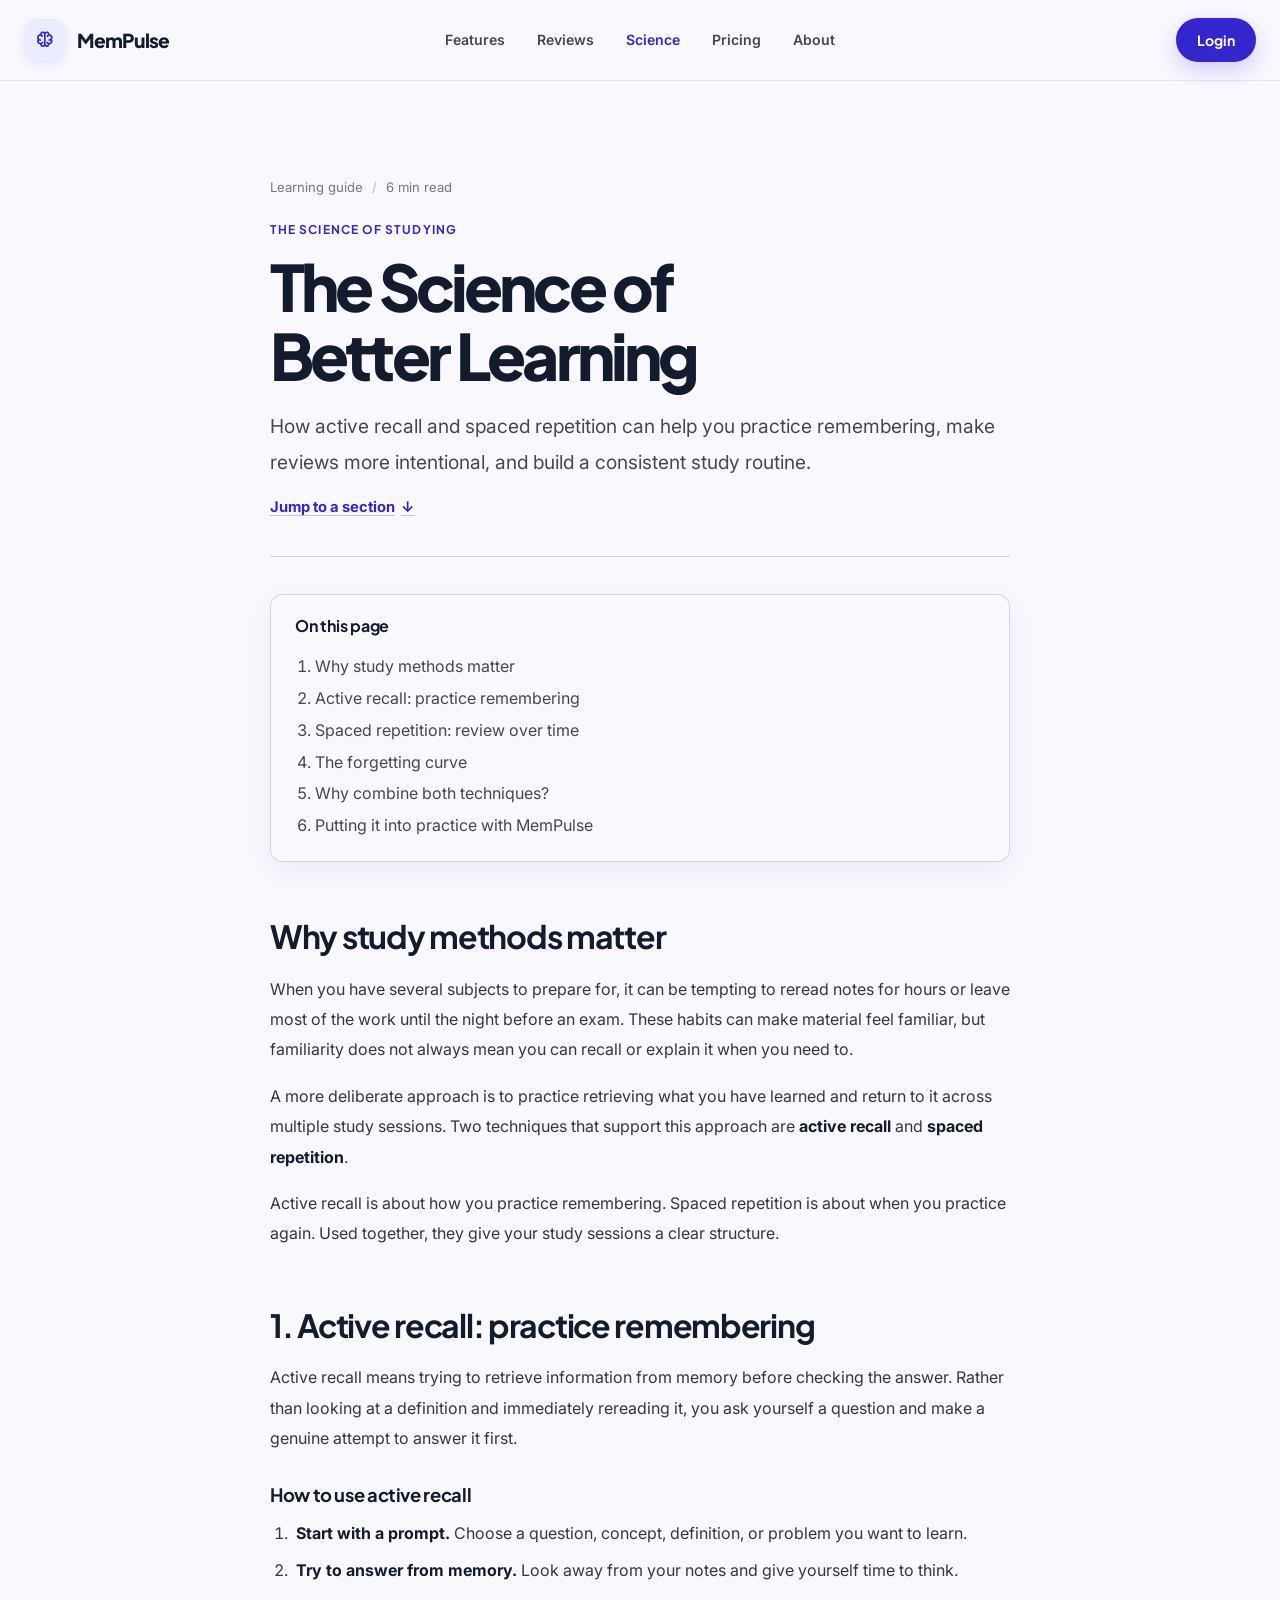
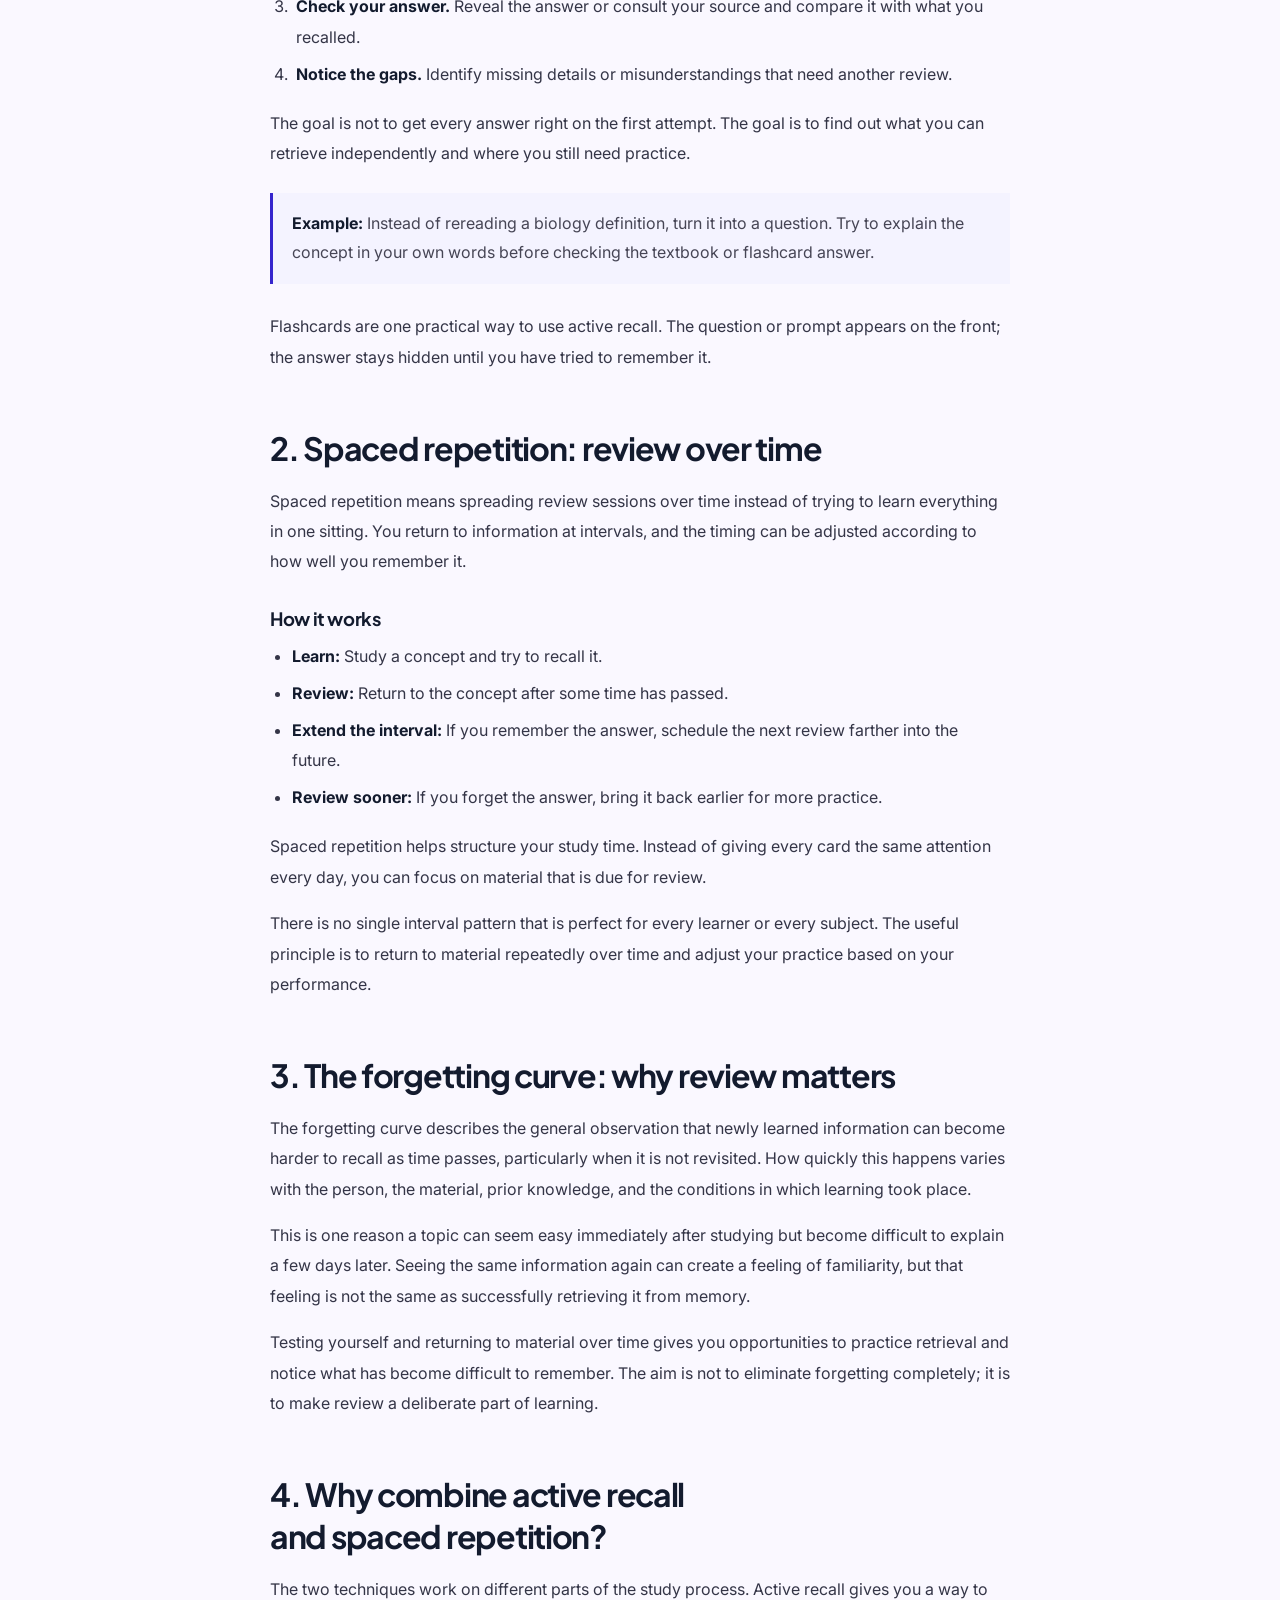
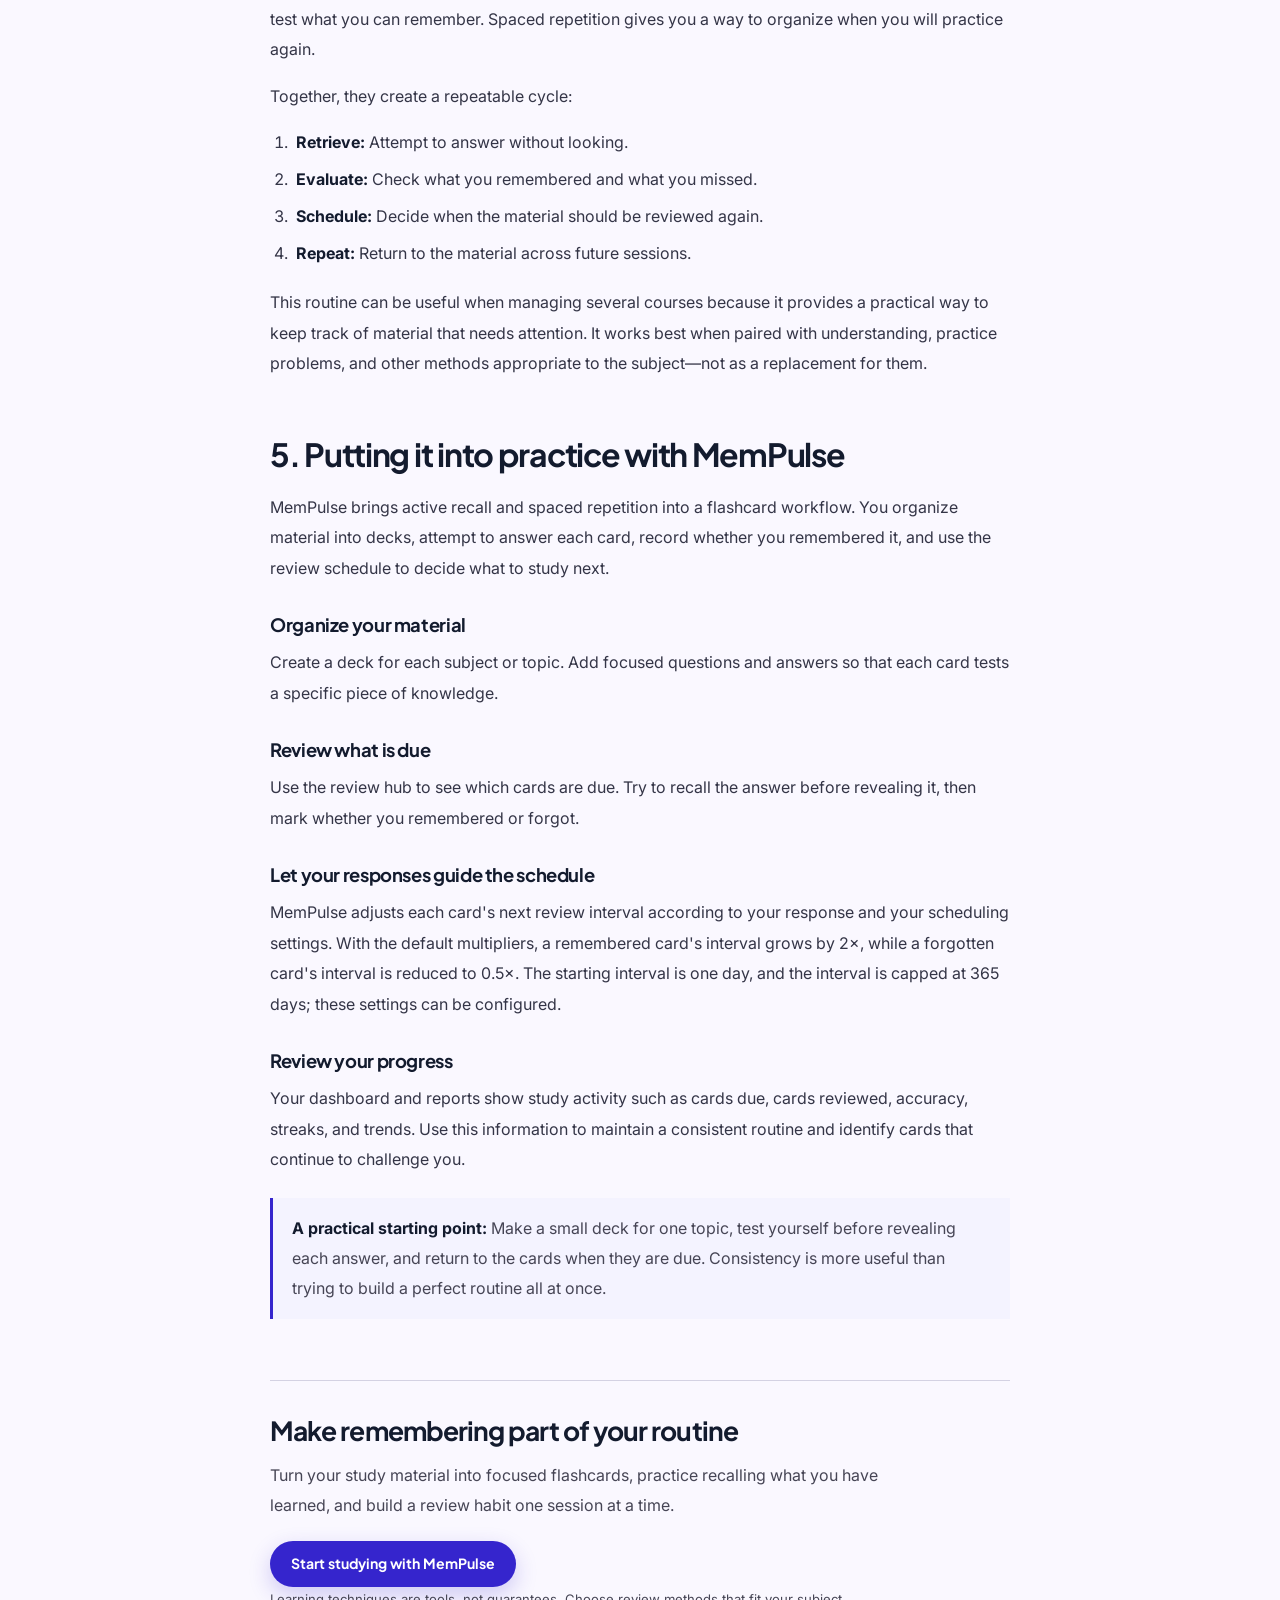
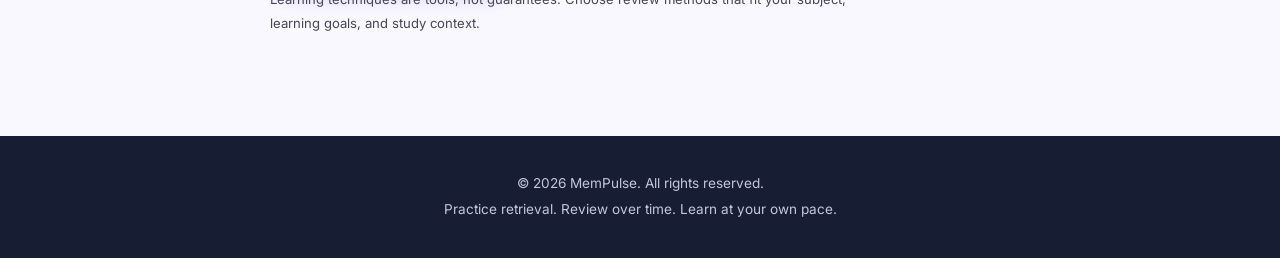
<file: landing-page/science.html>
<!DOCTYPE html>
<html lang="en-PH" class="scroll-smooth">

<head>
    <meta charset="UTF-8">
    <meta name="viewport" content="width=device-width, initial-scale=1.0">
    <title>The Science of Better Learning | MemPulse</title>
    <script src="app-links.js" defer></script>

    <!-- Student-focused SEO metadata -->
    <meta name="title" content="The Science of Better Learning | MemPulse">
    <meta name="description" content="Discover how active recall and spaced repetition can support more effective study habits, and learn how MemPulse puts these techniques into practice.">
    <meta name="keywords" content="MemPulse, flashcards app, study tools for college, active recall, spaced repetition, study decks, university exam prep, study app">
    <meta name="author" content="MemPulse Team">
    <meta name="robots" content="index, follow">

    <!-- Open Graph metadata -->
    <meta property="og:type" content="website">
    <meta property="og:url" content="https://example.com">
    <meta property="og:title" content="The Science of Better Learning | MemPulse">
    <meta property="og:description" content="Learn how active recall and spaced repetition work together, and how MemPulse helps you put them into practice.">
    <meta property="og:image" content="https://example.com/assets/og-student-preview.png">

    <!-- Fonts and icon set used by the visual reference -->
    <link rel="preconnect" href="https://fonts.googleapis.com">
    <link rel="preconnect" href="https://fonts.gstatic.com" crossorigin>
    <link href="https://fonts.googleapis.com/css2?family=Inter:wght@400;500;600;700&family=Plus+Jakarta+Sans:wght@600;700;800&display=swap" rel="stylesheet">
    <link href="https://fonts.googleapis.com/css2?family=Material+Symbols+Outlined:wght,FILL@100..700,0..1&display=swap" rel="stylesheet">

    <!-- Styling is intentionally embedded here so index.html is self-contained. -->
    <style>
        :root {
            color-scheme: light;
            --surface: #faf8ff;
            --surface-low: #f2f3ff;
            --surface-card: #ffffff;
            --surface-container: #eaedff;
            --surface-high: #e2e7ff;
            --surface-highest: #dae2fd;
            --ink: #131b2e;
            --muted: #464555;
            --muted-soft: #777587;
            --primary: #3525cd;
            --primary-deep: #1e00a9;
            --secondary: #4b41e1;
            --secondary-fixed: #e2dfff;
            --mint: #4edea3;
            --mint-pale: #d6f8e9;
            --error-pale: #ffdad6;
            --radius-lg: 1rem;
            --radius-xl: 1.25rem;
            --shadow-soft: 0 8px 30px rgba(53, 37, 205, .07);
            --shadow-card: 0 20px 50px rgba(53, 37, 205, .10);
        }

        *,
        *::before,
        *::after {
            box-sizing: border-box;
        }

        html {
            scroll-behavior: smooth;
            scroll-padding-top: 6rem;
        }

        body {
            margin: 0;
            background: var(--surface);
            color: var(--ink);
            font-family: "Inter", sans-serif;
            font-size: 1rem;
            line-height: 1.6;
            -webkit-font-smoothing: antialiased;
        }

        body::selection {
            background: var(--surface-highest);
            color: var(--primary-deep);
        }

        a {
            color: inherit;
            text-decoration: none;
        }

        img,
        svg {
            max-width: 100%;
        }

        button,
        a {
            -webkit-tap-highlight-color: transparent;
        }

        .material-symbols-outlined {
            font-family: "Material Symbols Outlined";
            font-weight: normal;
            font-style: normal;
            font-size: 24px;
            line-height: 1;
            letter-spacing: normal;
            text-transform: none;
            display: inline-block;
            white-space: nowrap;
            word-wrap: normal;
            direction: ltr;
            font-feature-settings: "liga";
            -webkit-font-feature-settings: "liga";
            -webkit-font-smoothing: antialiased;
        }

        /* Header */
        .app-header {
            position: sticky;
            top: 0;
            z-index: 20;
            background: rgba(250, 248, 255, .86);
            border-bottom: 1px solid rgba(199, 196, 216, .38);
            backdrop-filter: blur(18px);
            -webkit-backdrop-filter: blur(18px);
        }

        .header-container {
            width: min(100% - 3rem, 80rem);
            min-height: 5rem;
            margin: 0 auto;
            display: grid;
            grid-template-columns: 1fr auto 1fr;
            align-items: center;
            gap: 1.5rem;
        }

        .logo-link {
            display: inline-flex;
            align-items: center;
            gap: .7rem;
            font-family: "Plus Jakarta Sans", sans-serif;
            font-weight: 800;
            font-size: 1.2rem;
            letter-spacing: -.04em;
            white-space: nowrap;
        }

        .logo-icon {
            display: grid;
            width: 2.6rem;
            height: 2.6rem;
            place-items: center;
            border-radius: .85rem;
            background: var(--surface-container);
            box-shadow: 0 3px 12px rgba(53, 37, 205, .10);
            font-size: 1.35rem;
            color: rgb(53, 37, 205);
        }

        .logo-link {
            justify-self: start;
        }

        .main-nav {
            justify-self: center;
        }

        .nav-links {
            display: flex;
            align-items: center;
            gap: 2rem;
            margin: 0;
            padding: 0;
            list-style: none;
        }

        .nav-links a {
            color: var(--muted);
            font-size: .88rem;
            font-weight: 600;
            transition: color .2s ease;
        }

        .nav-links a:hover,
        .nav-links a:focus-visible {
            color: var(--primary);
        }

        .header-actions {
            display: flex;
            align-items: center;
            justify-content: flex-end;
            justify-self: end;
            gap: .8rem;
        }

        .btn {
            min-height: 2.75rem;
            display: inline-flex;
            align-items: center;
            justify-content: center;
            gap: .5rem;
            border: 1px solid transparent;
            border-radius: 999px;
            padding: .7rem 1.25rem;
            font: 700 .88rem/1.2 "Plus Jakarta Sans", sans-serif;
            transition: transform .2s ease, background .2s ease, box-shadow .2s ease, border-color .2s ease;
            cursor: pointer;
        }

        .btn:hover {
            transform: translateY(-2px);
        }

        .btn-primary,
        .btn-filled {
            background: var(--primary);
            color: #fff;
            box-shadow: 0 8px 22px rgba(53, 37, 205, .22);
        }

        .btn-primary:hover,
        .btn-filled:hover {
            background: var(--secondary);
            box-shadow: 0 12px 26px rgba(75, 65, 225, .28);
        }

        .btn-outlined {
            color: var(--ink);
            background: rgba(255, 255, 255, .82);
            border-color: #d9d9ed;
            box-shadow: 0 3px 12px rgba(19, 27, 46, .04);
        }

        .btn-outlined:hover {
            background: var(--surface-low);
            border-color: #c7c4d8;
        }

        /* Hero */
        main {
            overflow: hidden;
        }

        .hero-section {
            position: relative;
            isolation: isolate;
            overflow: hidden;
            padding: clamp(5rem, 9vw, 8rem) 1.5rem clamp(6rem, 10vw, 9rem);
            text-align: center;
        }

        .hero-section::before,
        .hero-section::after {
            content: "";
            position: absolute;
            z-index: -1;
            pointer-events: none;
            border-radius: 50%;
            filter: blur(2px);
        }

        .hero-section::before {
            width: min(76vw, 850px);
            height: 450px;
            top: -230px;
            left: 50%;
            transform: translateX(-50%);
            background: radial-gradient(ellipse, rgba(218, 226, 253, .92) 0%, rgba(226, 223, 255, .45) 45%, transparent 72%);
        }

        .hero-section::after {
            width: 420px;
            height: 350px;
            right: -220px;
            bottom: 0;
            background: radial-gradient(ellipse, rgba(78, 222, 163, .17), transparent 70%);
        }

        .hero-container {
            width: min(100%, 72rem);
            margin: 0 auto;
        }

        .hero-container::before {
            content: "●  EVIDENCE-BASED ACTIVE RECALL & SPACED REPETITION";
            display: inline-flex;
            align-items: center;
            margin-bottom: 1.7rem;
            padding: .55rem 1rem;
            border-radius: 999px;
            background: var(--surface-high);
            color: var(--ink);
            font: 700 .7rem/1.4 "Plus Jakarta Sans", sans-serif;
            letter-spacing: .075em;
            box-shadow: 0 3px 12px rgba(19, 27, 46, .04);
        }

        .hero-container h1 {
            max-width: 900px;
            margin: 0 auto 1.5rem;
            font: 800 clamp(3rem, 7.5vw, 5.4rem)/1.04 "Plus Jakarta Sans", sans-serif;
            letter-spacing: -.065em;
        }

        .hero-container h1 br {
            display: block;
        }

        .hero-container h1 {
            text-wrap: balance;
        }

        .hero-container h1::first-line {
            color: var(--ink);
        }

        .hero-container>p {
            max-width: 680px;
            margin: 0 auto 2.25rem;
            color: var(--muted);
            font-size: clamp(1rem, 2vw, 1.15rem);
            line-height: 1.8;
        }

        .hero-buttons {
            display: flex;
            justify-content: center;
            align-items: center;
            flex-wrap: wrap;
            gap: .85rem;
        }

        .hero-buttons .btn {
            min-height: 3.25rem;
            padding: .95rem 1.7rem;
        }

        /* Features */
        .features-section,
        .testimonials-section {
            padding: clamp(4.5rem, 8vw, 7rem) 1.5rem;
        }

        .features-section {
            background: rgba(242, 243, 255, .72);
        }

        .section-title-area {
            max-width: 760px;
            margin: 0 auto 3.5rem;
            text-align: center;
        }

        .section-title-area::before {
            content: "OPTIMIZED COGNITIVE WORKFLOW";
            display: inline-block;
            margin-bottom: 1rem;
            padding: .45rem .8rem;
            border-radius: 999px;
            background: var(--secondary-fixed);
            color: #3323cc;
            font: 700 .68rem/1.4 "Plus Jakarta Sans", sans-serif;
            letter-spacing: .08em;
        }

        .section-title-area h2 {
            margin: 0 0 1rem;
            font: 700 clamp(1.9rem, 4vw, 2.7rem)/1.2 "Plus Jakarta Sans", sans-serif;
            letter-spacing: -.045em;
            text-wrap: balance;
        }

        .section-title-area p {
            margin: 0;
            color: var(--muted);
            font-size: 1rem;
            line-height: 1.8;
        }

        .features-container {
            width: min(100%, 80rem);
            margin: 0 auto;
            display: grid;
            grid-template-columns: repeat(3, minmax(0, 1fr));
            gap: 1.5rem;
        }

        .feature-item {
            display: flex;
            flex-direction: column;
            align-items: flex-start;
            min-width: 0;
            padding: 2rem;
            border: 1px solid rgba(199, 196, 216, .48);
            border-radius: var(--radius-xl);
            background: var(--surface-card);
            box-shadow: 0 4px 18px rgba(19, 27, 46, .035);
            transition: transform .25s ease, box-shadow .25s ease, border-color .25s ease;
        }

        .feature-item:hover {
            transform: translateY(-5px);
            border-color: rgba(75, 65, 225, .25);
            box-shadow: var(--shadow-soft);
        }

        .feature-icon {
            display: grid;
            width: 3.25rem;
            height: 3.25rem;
            place-items: center;
            margin-bottom: 1.5rem;
            border-radius: 1rem;
            background: var(--mint-pale);
            box-shadow: 0 3px 10px rgba(19, 27, 46, .04);
            font-size: 1.6rem;
        }

        .feature-item:nth-child(2) .feature-icon {
            background: var(--secondary-fixed);
        }

        .feature-item:nth-child(3) .feature-icon {
            background: var(--surface-high);
        }

        .feature-item h3 {
            margin: 0 0 .8rem;
            font: 700 1.25rem/1.35 "Plus Jakarta Sans", sans-serif;
            letter-spacing: -.025em;
        }

        .feature-item p {
            margin: 0;
            color: var(--muted);
            font-size: .92rem;
            line-height: 1.8;
        }

        /* Testimonials */
        .testimonials-section {
            background: var(--surface);
        }

        .testimonials-section .section-title-area::before {
            content: "REAL STUDY ROUTINES, BETTER RETENTION";
            background: var(--mint-pale);
            color: #005236;
        }

        .testimonials-grid {
            width: min(100%, 80rem);
            margin: 0 auto;
            display: grid;
            grid-template-columns: repeat(3, minmax(0, 1fr));
            gap: 1.25rem;
            align-items: stretch;
        }

        .testimonial-card {
            margin: 0;
            padding: 1.7rem;
            border: 1px solid rgba(199, 196, 216, .55);
            border-radius: var(--radius-lg);
            background: var(--surface-card);
            box-shadow: 0 5px 20px rgba(19, 27, 46, .035);
            transition: transform .2s ease, box-shadow .2s ease;
        }

        .testimonial-card:hover,
        .testimonial-card:focus-visible {
            transform: translateY(-3px);
            box-shadow: var(--shadow-soft);
            outline: none;
        }

        .testimonial-card p {
            margin: 0 0 1.25rem;
            color: #34394a;
            font-size: .94rem;
            line-height: 1.8;
        }

        .testimonial-card strong {
            color: var(--primary);
            font-weight: 700;
        }

        .testimonial-card cite {
            display: block;
            color: var(--muted-soft);
            font-size: .82rem;
            font-style: normal;
            font-weight: 600;
        }

        /* Footer */
        .app-footer {
            padding: 2.2rem 1.5rem;
            background: #171d32;
            color: #e8eaff;
        }

        .footer-container {
            width: min(100%, 80rem);
            margin: 0 auto;
            text-align: center;
        }

        .footer-container p {
            margin: 0;
            color: #c2c7df;
            font-size: .85rem;
            line-height: 1.9;
        }

        :focus-visible {
            outline: 3px solid rgba(75, 65, 225, .55);
            outline-offset: 3px;
        }

        @media (max-width: 900px) {
            .header-container {
                width: min(100% - 2rem, 80rem);
            }

            .nav-links {
                gap: 1.1rem;
            }

            .features-container {
                grid-template-columns: repeat(2, minmax(0, 1fr));
            }

            .testimonials-grid {
                grid-template-columns: repeat(2, minmax(0, 1fr));
            }
        }

        @media (max-width: 640px) {
            .header-container {
                min-height: 4.5rem;
                gap: .8rem;
            }

            .logo-link {
                font-size: 1.05rem;
            }

            .logo-emoji {
                width: 2.3rem;
                height: 2.3rem;
            }


            .btn {
                padding: .65rem 1rem;
                font-size: .8rem;
            }

            .hero-section {
                padding: 4.5rem 1.1rem 5.5rem;
            }

            .hero-container::before {
                max-width: 100%;
                font-size: .56rem;
                letter-spacing: .045em;
            }

            .hero-container h1 {
                font-size: clamp(2.7rem, 12vw, 4rem);
            }

            .hero-container>p {
                font-size: 1rem;
            }

            .hero-buttons {
                flex-direction: column;
            }

            .hero-buttons .btn {
                width: min(100%, 20rem);
            }

            .features-section,
            .testimonials-section {
                padding: 4.2rem 1.1rem;
            }

            .section-title-area {
                margin-bottom: 2.3rem;
            }

            .section-title-area h2 {
                font-size: 1.9rem;
            }

            .features-container,
            .testimonials-grid {
                grid-template-columns: 1fr;
                gap: 1rem;
            }

            .feature-item {
                padding: 1.5rem;
            }

            .testimonial-card {
                padding: 1.4rem;
            }
        }

        @media (prefers-reduced-motion: reduce) {

            *,
            *::before,
            *::after {
                scroll-behavior: auto !important;
                transition-duration: .01ms !important;
                animation-duration: .01ms !important;
            }
        }

        /* Shared header: nav stays centered; on small screens it wraps to its own row (like login.php) */
        .nav-links a[aria-current="page"] {
            color: var(--primary);
        }

        @media (max-width: 768px) {
            html {
                scroll-padding-top: 8rem;
            }

            .header-container {
                grid-template-columns: 1fr auto;
                row-gap: .5rem;
                min-height: 0;
                padding: .75rem 0;
            }

            .main-nav {
                grid-column: 1 / -1;
                grid-row: 2;
            }
        }

        @media (max-width: 400px) {
            .nav-links {
                gap: .85rem;
            }

            .nav-links a {
                font-size: .82rem;
            }
        }

        /* Science article: quiet, Notion-inspired long-form reading layout */
        .science-page {
            width: min(100% - 3rem, 740px);
            margin: 0 auto;
            padding: clamp(3.5rem, 8vw, 6rem) 0 5rem;
        }
        .article-meta {
            display: flex;
            align-items: center;
            flex-wrap: wrap;
            gap: .55rem;
            margin-bottom: 1.5rem;
            color: var(--muted-soft);
            font-size: .82rem;
        }
        .article-meta .meta-separator { color: #b7b5c4; }
        .article-kicker {
            margin: 0 0 .8rem;
            color: var(--primary);
            font: 700 .75rem/1.4 "Plus Jakarta Sans", sans-serif;
            letter-spacing: .09em;
            text-transform: uppercase;
        }
        .article-title {
            margin: 0 0 1.2rem;
            color: var(--ink);
            font: 800 clamp(2.5rem, 7vw, 4rem)/1.08 "Plus Jakarta Sans", sans-serif;
            letter-spacing: -.06em;
            text-wrap: balance;
        }
        .article-deck {
            margin: 0;
            color: var(--muted);
            font-size: clamp(1.05rem, 2.5vw, 1.2rem);
            line-height: 1.85;
        }
        .article-rule {
            height: 1px;
            margin: 2.3rem 0;
            border: 0;
            background: rgba(199, 196, 216, .72);
        }
        .toc {
            position: sticky;
            top: 5.75rem;
            z-index: 10;
            max-height: calc(100vh - 6.5rem);
            overflow-y: auto;
            overscroll-behavior: contain;
            margin: 0 0 3.4rem;
            padding: 1.15rem 1.5rem;
            border: 1px solid rgba(199, 196, 216, .72);
            border-radius: .8rem;
            background: rgba(250, 248, 255, .96);
            box-shadow: 0 8px 28px rgba(41, 35, 78, .07);
            backdrop-filter: blur(14px);
            -webkit-backdrop-filter: blur(14px);
            scroll-margin-top: 6rem;
        }
        .toc-jump {
            display: inline-flex;
            align-items: center;
            gap: .4rem;
            margin-top: 1rem;
            color: var(--primary);
            font-size: .92rem;
            font-weight: 700;
            text-decoration: underline;
            text-decoration-color: rgba(103, 80, 220, .35);
            text-underline-offset: .22em;
        }
        .toc-jump:hover, .toc-jump:focus-visible { text-decoration-color: currentColor; }
        html { scroll-behavior: smooth; scroll-padding-top: 6rem; }
        @media (prefers-reduced-motion: reduce) {
            html { scroll-behavior: auto; }
        }
        .toc h2 {
            margin: 0 0 .8rem;
            font: 700 1rem/1.5 "Plus Jakarta Sans", sans-serif;
            letter-spacing: -.015em;
        }
        .toc ol { margin: 0; padding-left: 1.25rem; color: var(--muted); }
        .toc li { padding: .2rem 0; }
        .toc a { text-decoration: underline; text-decoration-color: transparent; text-underline-offset: .2em; transition: color .2s, text-decoration-color .2s; }
        .toc a:hover, .toc a:focus-visible { color: var(--primary); text-decoration-color: currentColor; }
        .article-section { margin: 0 0 3.5rem; scroll-margin-top: 7rem; }
        .article-section h2 {
            margin: 0 0 1rem;
            font: 700 clamp(1.65rem, 4vw, 2rem)/1.3 "Plus Jakarta Sans", sans-serif;
            letter-spacing: -.04em;
            text-wrap: balance;
        }
        .article-section h3 {
            margin: 1.8rem 0 .55rem;
            font: 700 1.15rem/1.45 "Plus Jakarta Sans", sans-serif;
            letter-spacing: -.02em;
        }
        .article-section p, .article-section li {
            color: #343547;
            font-size: 1rem;
            line-height: 1.9;
        }
        .article-section p { margin: 0 0 1rem; }
        .article-section ul, .article-section ol { margin: .5rem 0 1.2rem; padding-left: 1.4rem; }
        .article-section li + li { margin-top: .4rem; }
        .article-section strong { color: var(--ink); font-weight: 700; }
        .article-callout {
            margin: 1.5rem 0 1.7rem;
            padding: 1rem 1.2rem;
            border-left: 3px solid var(--primary);
            background: rgba(242, 243, 255, .78);
            color: var(--muted);
            line-height: 1.85;
        }
        .article-callout strong { color: var(--ink); }
        .article-steps { padding-left: 1.5rem; }
        .article-steps li { padding-left: .2rem; }
        .article-cta {
            margin-top: 3.8rem;
            padding-top: 2rem;
            border-top: 1px solid rgba(199, 196, 216, .72);
        }
        .article-cta h2 {
            margin: 0 0 .8rem;
            font: 700 1.65rem/1.35 "Plus Jakarta Sans", sans-serif;
            letter-spacing: -.035em;
        }
        .article-cta p { max-width: 620px; margin: 0 0 1.25rem; color: var(--muted); line-height: 1.85; }
        .article-cta .btn { min-height: 2.9rem; }
        .article-footer-note { margin-top: 2rem; color: var(--muted-soft); font-size: .82rem; line-height: 1.7; }
        @media (max-width: 640px) {
            .science-page { width: min(100% - 2.2rem, 740px); padding-top: 3rem; }
            .article-title { font-size: clamp(2.35rem, 11vw, 3.25rem); }
            .toc {
                top: 5.25rem;
                max-height: min(42vh, 22rem);
                padding: 1rem 1.1rem;
                margin-bottom: 2.8rem;
            }
            .toc h2 { margin-bottom: .45rem; }
            .toc li { padding: .12rem 0; }
            .article-section { margin-bottom: 2.8rem; }
            .article-section p, .article-section li { font-size: .97rem; }
        }

    </style>
</head>

<body>
    <!-- Global App Header Navigation -->
    <header class="app-header">
        <div class="header-container">
            <a href="#" class="logo-link" aria-label="MemPulse home">
                <span class="material-symbols-outlined logo-icon" aria-hidden="true">neurology</span>
                <span>MemPulse</span>
            </a>

            <nav class="main-nav" aria-label="Main navigation">
                <ul class="nav-links">
                    <li><a href="index.html#features">Features</a></li>
                    <li><a href="index.html#testimonials">Reviews</a></li>
                    <li><a href="science.html" aria-current="page">Science</a></li>
                    <li><a href="pricing.html">Pricing</a></li>
                    <li><a href="about.html">About</a></li>
                </ul>
            </nav>

            <div class="header-actions">
                <a href="../authentication/login.php" class="btn btn-primary">Login</a>
            </div>
        </div>
    </header>

    <main>
        <article class="science-page">
            <header class="article-header">
                <div class="article-meta">
                    <span>Learning guide</span><span class="meta-separator">/</span><span>6 min read</span>
                </div>
                <p class="article-kicker">The science of studying</p>
                <h1 class="article-title">The Science of Better Learning</h1>
                <p class="article-deck">How active recall and spaced repetition can help you practice remembering, make reviews more intentional, and build a consistent study routine.</p>
                <a class="toc-jump" href="#on-this-page">Jump to a section <span aria-hidden="true">↓</span></a>
            </header>

            <hr class="article-rule">

            <nav class="toc" id="on-this-page" aria-label="On this page">
                <h2>On this page</h2>
                <ol>
                    <li><a href="#introduction">Why study methods matter</a></li>
                    <li><a href="#active-recall">Active recall: practice remembering</a></li>
                    <li><a href="#spaced-repetition">Spaced repetition: review over time</a></li>
                    <li><a href="#forgetting-curve">The forgetting curve</a></li>
                    <li><a href="#combine-techniques">Why combine both techniques?</a></li>
                    <li><a href="#mempulse-workflow">Putting it into practice with MemPulse</a></li>
                </ol>
            </nav>

            <section class="article-section" id="introduction">
                <h2>Why study methods matter</h2>
                <p>When you have several subjects to prepare for, it can be tempting to reread notes for hours or leave most of the work until the night before an exam. These habits can make material feel familiar, but familiarity does not always mean you can recall or explain it when you need to.</p>
                <p>A more deliberate approach is to practice retrieving what you have learned and return to it across multiple study sessions. Two techniques that support this approach are <strong>active recall</strong> and <strong>spaced repetition</strong>.</p>
                <p>Active recall is about how you practice remembering. Spaced repetition is about when you practice again. Used together, they give your study sessions a clear structure.</p>
            </section>

            <section class="article-section" id="active-recall">
                <h2>1. Active recall: practice remembering</h2>
                <p>Active recall means trying to retrieve information from memory before checking the answer. Rather than looking at a definition and immediately rereading it, you ask yourself a question and make a genuine attempt to answer it first.</p>
                <h3>How to use active recall</h3>
                <ol class="article-steps">
                    <li><strong>Start with a prompt.</strong> Choose a question, concept, definition, or problem you want to learn.</li>
                    <li><strong>Try to answer from memory.</strong> Look away from your notes and give yourself time to think.</li>
                    <li><strong>Check your answer.</strong> Reveal the answer or consult your source and compare it with what you recalled.</li>
                    <li><strong>Notice the gaps.</strong> Identify missing details or misunderstandings that need another review.</li>
                </ol>
                <p>The goal is not to get every answer right on the first attempt. The goal is to find out what you can retrieve independently and where you still need practice.</p>
                <div class="article-callout"><strong>Example:</strong> Instead of rereading a biology definition, turn it into a question. Try to explain the concept in your own words before checking the textbook or flashcard answer.</div>
                <p>Flashcards are one practical way to use active recall. The question or prompt appears on the front; the answer stays hidden until you have tried to remember it.</p>
            </section>

            <section class="article-section" id="spaced-repetition">
                <h2>2. Spaced repetition: review over time</h2>
                <p>Spaced repetition means spreading review sessions over time instead of trying to learn everything in one sitting. You return to information at intervals, and the timing can be adjusted according to how well you remember it.</p>
                <h3>How it works</h3>
                <ul>
                    <li><strong>Learn:</strong> Study a concept and try to recall it.</li>
                    <li><strong>Review:</strong> Return to the concept after some time has passed.</li>
                    <li><strong>Extend the interval:</strong> If you remember the answer, schedule the next review farther into the future.</li>
                    <li><strong>Review sooner:</strong> If you forget the answer, bring it back earlier for more practice.</li>
                </ul>
                <p>Spaced repetition helps structure your study time. Instead of giving every card the same attention every day, you can focus on material that is due for review.</p>
                <p>There is no single interval pattern that is perfect for every learner or every subject. The useful principle is to return to material repeatedly over time and adjust your practice based on your performance.</p>
            </section>

            <section class="article-section" id="forgetting-curve">
                <h2>3. The forgetting curve: why review matters</h2>
                <p>The forgetting curve describes the general observation that newly learned information can become harder to recall as time passes, particularly when it is not revisited. How quickly this happens varies with the person, the material, prior knowledge, and the conditions in which learning took place.</p>
                <p>This is one reason a topic can seem easy immediately after studying but become difficult to explain a few days later. Seeing the same information again can create a feeling of familiarity, but that feeling is not the same as successfully retrieving it from memory.</p>
                <p>Testing yourself and returning to material over time gives you opportunities to practice retrieval and notice what has become difficult to remember. The aim is not to eliminate forgetting completely; it is to make review a deliberate part of learning.</p>
            </section>

            <section class="article-section" id="combine-techniques">
                <h2>4. Why combine active recall and spaced repetition?</h2>
                <p>The two techniques work on different parts of the study process. Active recall gives you a way to test what you can remember. Spaced repetition gives you a way to organize when you will practice again.</p>
                <p>Together, they create a repeatable cycle:</p>
                <ol class="article-steps">
                    <li><strong>Retrieve:</strong> Attempt to answer without looking.</li>
                    <li><strong>Evaluate:</strong> Check what you remembered and what you missed.</li>
                    <li><strong>Schedule:</strong> Decide when the material should be reviewed again.</li>
                    <li><strong>Repeat:</strong> Return to the material across future sessions.</li>
                </ol>
                <p>This routine can be useful when managing several courses because it provides a practical way to keep track of material that needs attention. It works best when paired with understanding, practice problems, and other methods appropriate to the subject—not as a replacement for them.</p>
            </section>

            <section class="article-section" id="mempulse-workflow">
                <h2>5. Putting it into practice with MemPulse</h2>
                <p>MemPulse brings active recall and spaced repetition into a flashcard workflow. You organize material into decks, attempt to answer each card, record whether you remembered it, and use the review schedule to decide what to study next.</p>
                <h3>Organize your material</h3>
                <p>Create a deck for each subject or topic. Add focused questions and answers so that each card tests a specific piece of knowledge.</p>
                <h3>Review what is due</h3>
                <p>Use the review hub to see which cards are due. Try to recall the answer before revealing it, then mark whether you remembered or forgot.</p>
                <h3>Let your responses guide the schedule</h3>
                <p>MemPulse adjusts each card's next review interval according to your response and your scheduling settings. With the default multipliers, a remembered card's interval grows by 2×, while a forgotten card's interval is reduced to 0.5×. The starting interval is one day, and the interval is capped at 365 days; these settings can be configured.</p>
                <h3>Review your progress</h3>
                <p>Your dashboard and reports show study activity such as cards due, cards reviewed, accuracy, streaks, and trends. Use this information to maintain a consistent routine and identify cards that continue to challenge you.</p>
                <div class="article-callout"><strong>A practical starting point:</strong> Make a small deck for one topic, test yourself before revealing each answer, and return to the cards when they are due. Consistency is more useful than trying to build a perfect routine all at once.</div>
            </section>

            <section class="article-cta" aria-labelledby="article-cta-title">
                <h2 id="article-cta-title">Make remembering part of your routine</h2>
                <p>Turn your study material into focused flashcards, practice recalling what you have learned, and build a review habit one session at a time.</p>
                <a href="../authentication/login.php" class="btn btn-primary">Start studying with MemPulse</a>
                <p class="article-footer-note">Learning techniques are tools, not guarantees. Choose review methods that fit your subject, learning goals, and study context.</p>
            </section>
        </article>
    </main>

    <footer class="app-footer">
        <div class="footer-container">
            <p>&copy; 2026 MemPulse. All rights reserved.<br>Practice retrieval. Review over time. Learn at your own pace.</p>
        </div>
    </footer>
</body>

</html>
</file>
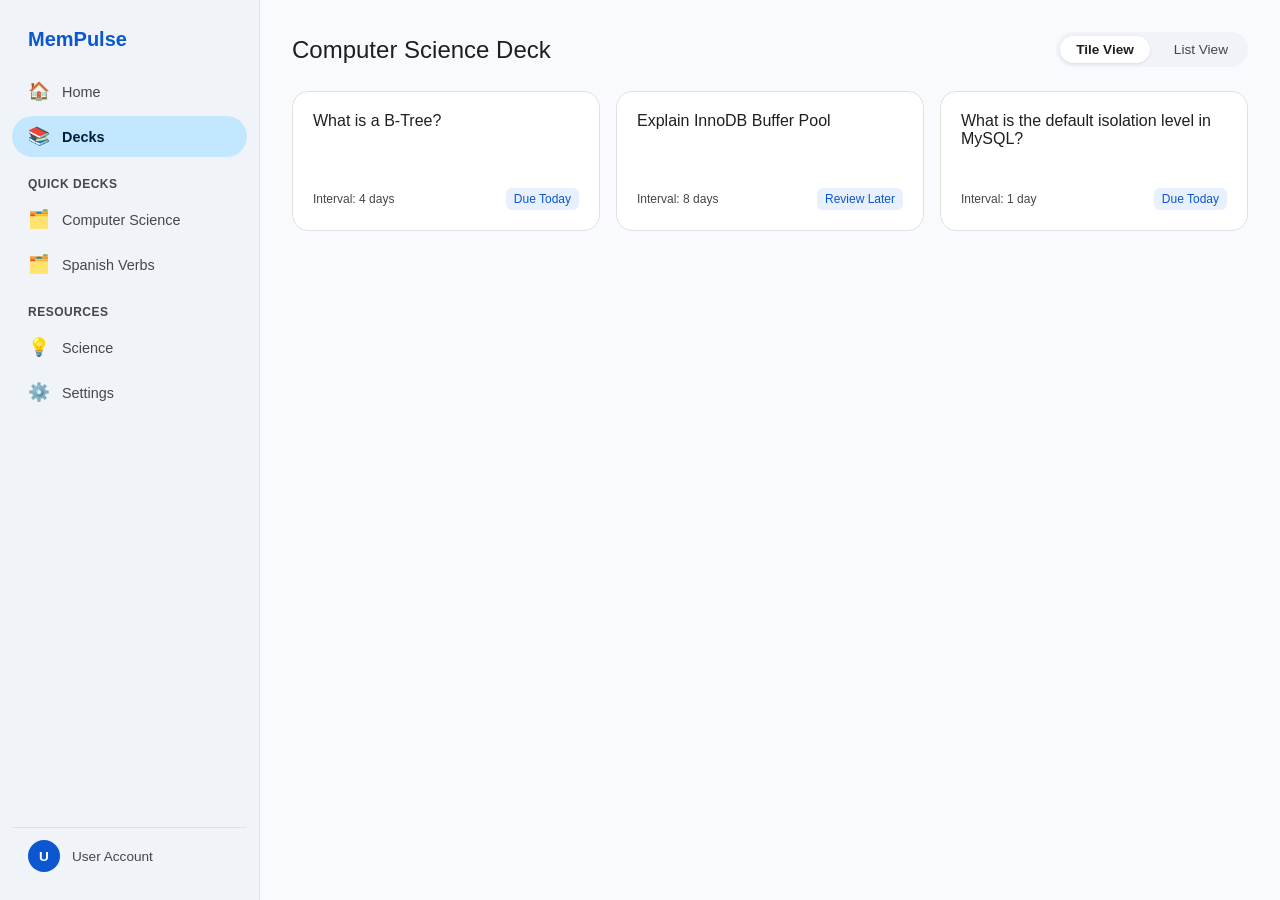
<file: app/sidebarMempulse/decks.html>
<!DOCTYPE html>
<html lang="en">

<head>
    <meta charset="UTF-8">
    <meta name="viewport" content="width=device-width, initial-scale=1.0">
    <title>MemPulse App</title>
    <style>
        /* Gemini-inspired Clean Design Variables */
        :root {
            --bg-main: #f8fafd;
            --bg-sidebar: #f0f4f9;
            --bg-card: #ffffff;
            --text-primary: #1f1f1f;
            --text-secondary: #444746;
            --accent-color: #0b57d0;
            --accent-hover: #e8def8;
            --border-color: #e0e2e0;
            --radius-lg: 16px;
            --radius-md: 12px;
            --radius-pill: 28px;
            --sidebar-width: 260px;
        }

        * {
            box-sizing: border-box;
            margin: 0;
            padding: 0;
            font-family: -apple-system, BlinkMacSystemFont, "Segoe UI", Roboto, Helvetica, Arial, sans-serif;
        }

        body {
            display: flex;
            height: 100vh;
            background-color: var(--bg-main);
            color: var(--text-primary);
            overflow: hidden;
        }

        /* --- SIDEBAR --- */
        aside {
            width: var(--sidebar-width);
            background-color: var(--bg-sidebar);
            padding: 16px 12px;
            display: flex;
            flex-direction: column;
            justify-content: space-between;
            border-right: 1px solid var(--border-color);
        }

        .brand {
            font-size: 1.25rem;
            font-weight: 600;
            color: var(--accent-color);
            padding: 12px 16px;
            margin-bottom: 8px;
        }

        .nav-list {
            list-style: none;
        }

        .nav-item {
            display: flex;
            align-items: center;
            padding: 10px 16px;
            margin-bottom: 4px;
            border-radius: var(--radius-pill);
            color: var(--text-secondary);
            font-size: 0.9rem;
            font-weight: 500;
            cursor: pointer;
            text-decoration: none;
            transition: background-color 0.2s ease, color 0.2s ease;
        }

        .nav-item:hover {
            background-color: #e1e7ef;
            color: var(--text-primary);
        }

        .nav-item.active {
            background-color: #c2e7ff;
            color: #001d35;
            font-weight: 600;
        }

        .nav-icon {
            margin-right: 12px;
            font-size: 1.1rem;
        }

        .sidebar-section-title {
            font-size: 0.75rem;
            text-transform: uppercase;
            letter-spacing: 0.5px;
            color: var(--text-secondary);
            padding: 16px 16px 8px 16px;
            font-weight: 600;
        }

        .user-profile {
            padding: 12px 16px;
            border-top: 1px solid var(--border-color);
            display: flex;
            align-items: center;
            gap: 12px;
        }

        .avatar {
            width: 32px;
            height: 32px;
            border-radius: 50%;
            background-color: var(--accent-color);
            color: #fff;
            display: flex;
            align-items: center;
            justify-content: center;
            font-weight: bold;
            font-size: 0.85rem;
        }

        /* --- MAIN VIEW --- */
        main {
            flex: 1;
            padding: 32px;
            overflow-y: auto;
            display: flex;
            flex-direction: column;
            gap: 24px;
        }

        .header-bar {
            display: flex;
            justify-content: space-between;
            align-items: center;
        }

        .view-title h1 {
            font-size: 1.5rem;
            font-weight: 500;
        }

        .view-controls {
            display: flex;
            gap: 8px;
            background-color: var(--bg-sidebar);
            padding: 4px;
            border-radius: var(--radius-pill);
        }

        .toggle-btn {
            border: none;
            background: transparent;
            padding: 6px 16px;
            border-radius: var(--radius-pill);
            font-size: 0.85rem;
            cursor: pointer;
            color: var(--text-secondary);
            transition: all 0.2s ease;
        }

        .toggle-btn.active {
            background-color: var(--bg-card);
            color: var(--text-primary);
            box-shadow: 0 1px 3px rgba(0, 0, 0, 0.1);
            font-weight: 600;
        }

        /* --- TILE / GRID VIEW --- */
        .cards-grid {
            display: grid;
            grid-template-columns: repeat(auto-fill, minmax(240px, 1fr));
            gap: 16px;
        }

        .flashcard-item {
            background-color: var(--bg-card);
            border: 1px solid var(--border-color);
            border-radius: var(--radius-lg);
            padding: 20px;
            display: flex;
            flex-direction: column;
            justify-content: space-between;
            min-height: 140px;
            transition: border-color 0.2s ease, box-shadow 0.2s ease;
        }

        .flashcard-item:hover {
            border-color: #b4b8b5;
            box-shadow: 0 2px 8px rgba(0, 0, 0, 0.04);
        }

        .card-front {
            font-size: 1rem;
            font-weight: 500;
            color: var(--text-primary);
        }

        .card-meta {
            display: flex;
            justify-content: space-between;
            align-items: center;
            margin-top: 16px;
            font-size: 0.75rem;
            color: var(--text-secondary);
        }

        .badge {
            background-color: #e8f0fe;
            color: var(--accent-color);
            padding: 4px 8px;
            border-radius: 6px;
            font-weight: 500;
        }

        /* --- LIST VIEW OVERRIDE CLASS --- */
        .cards-grid.list-view {
            display: flex;
            flex-direction: column;
            gap: 8px;
        }

        .cards-grid.list-view .flashcard-item {
            min-height: auto;
            flex-direction: row;
            align-items: center;
            padding: 12px 20px;
        }

        .cards-grid.list-view .card-meta {
            margin-top: 0;
            gap: 16px;
        }
    </style>
</head>

<body>

    <!-- LEFT SIDEBAR -->
    <aside>
        <div>
            <div class="brand">MemPulse</div>
            <ul class="nav-list">
                <li><a href="dashboard.html" class="nav-item"> <span class="nav-icon">🏠</span> Home </a></li>
                <li><a href="#" class="nav-item active"> <span class="nav-icon">📚</span> Decks </a></li>
            </ul>

            <div class="sidebar-section-title">Quick Decks</div>
            <ul class="nav-list">
                <li><a href="#" class="nav-item"> <span class="nav-icon">🗂️</span> Computer Science </a></li>
                <li><a href="#" class="nav-item"> <span class="nav-icon">🗂️</span> Spanish Verbs </a></li>
            </ul>

            <div class="sidebar-section-title">Resources</div>
            <ul class="nav-list">
                <li><a href="#" class="nav-item"> <span class="nav-icon">💡</span> Science </a></li>
                <li><a href="#" class="nav-item"> <span class="nav-icon">⚙️</span> Settings </a></li>
            </ul>
        </div>

        <div class="user-profile">
            <div class="avatar">U</div>
            <div style="font-size: 0.85rem; color: var(--text-secondary);">User Account</div>
        </div>
    </aside>

    <!-- MAIN VIEW -->
    <main>
        <div class="header-bar">
            <div class="view-title">
                <h1>Computer Science Deck</h1>
            </div>

            <!-- Tile / List View Switcher -->
            <div class="view-controls">
                <button class="toggle-btn active" onclick="setView('tile', this)">Tile View</button>
                <button class="toggle-btn" onclick="setView('list', this)">List View</button>
            </div>
        </div>

        <!-- FLASHCARDS CONTAINER -->
        <div id="cardsContainer" class="cards-grid">
            <div class="flashcard-item">
                <div class="card-front">What is a B-Tree?</div>
                <div class="card-meta">
                    <span>Interval: 4 days</span>
                    <span class="badge">Due Today</span>
                </div>
            </div>

            <div class="flashcard-item">
                <div class="card-front">Explain InnoDB Buffer Pool</div>
                <div class="card-meta">
                    <span>Interval: 8 days</span>
                    <span class="badge">Review Later</span>
                </div>
            </div>

            <div class="flashcard-item">
                <div class="card-front">What is the default isolation level in MySQL?</div>
                <div class="card-meta">
                    <span>Interval: 1 day</span>
                    <span class="badge">Due Today</span>
                </div>
            </div>
        </div>
    </main>

    <script>
        function setView(type, btn) {
            const container = document.getElementById('cardsContainer');
            const buttons = document.querySelectorAll('.toggle-btn');

            buttons.forEach(b => b.classList.remove('active'));
            btn.classList.add('active');

            if (type === 'list') {
                container.classList.add('list-view');
            } else {
                container.classList.remove('list-view');
            }
        }
    </script>
</body>

</html>
</file>
